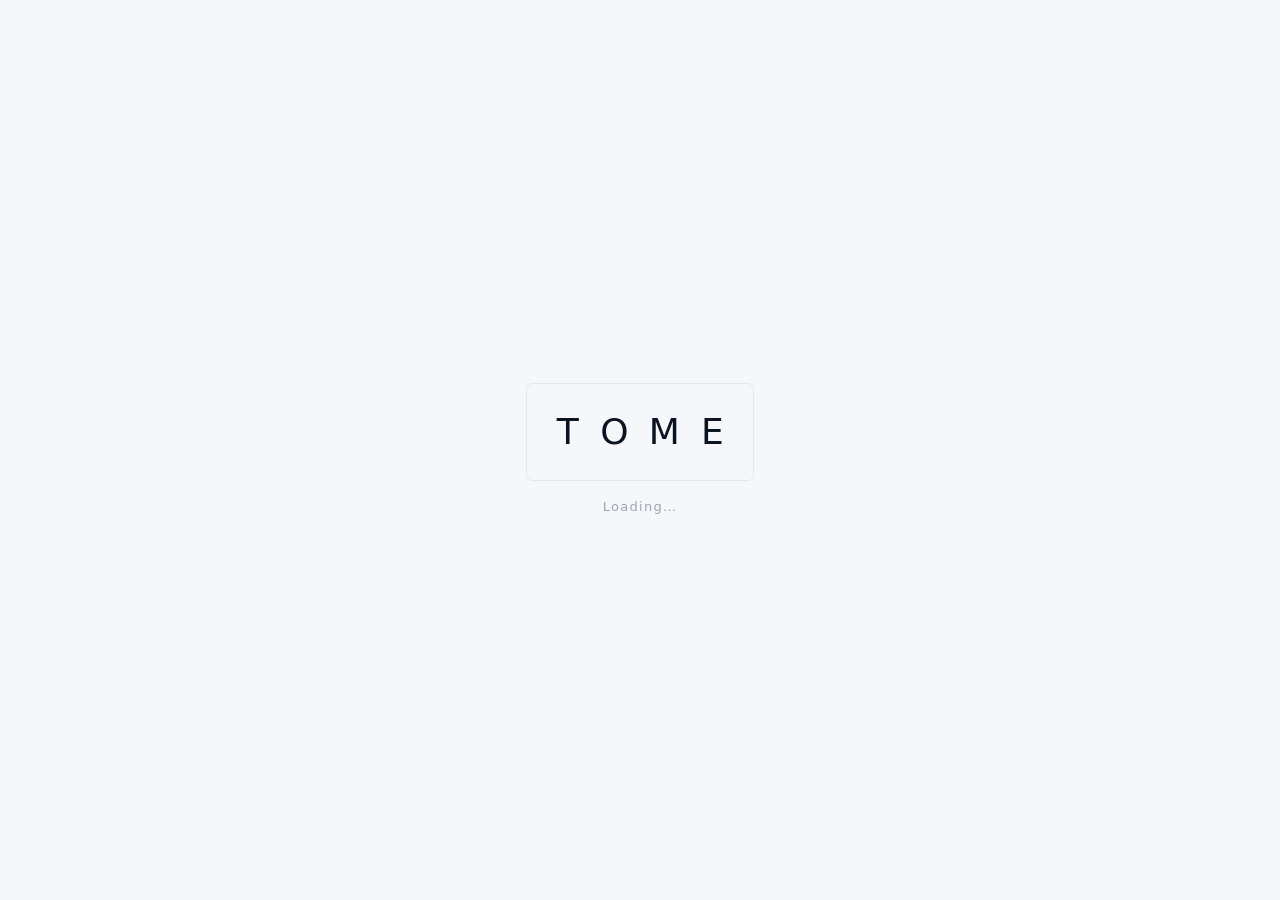
<file: index.html>
<!doctype html>
<html lang="en">

<head>
  <meta charset="utf-8" />
  <meta name="viewport" content="width=device-width, initial-scale=1" />
  <title>Tome</title>

  <!-- Markdown parser: converts .md content into HTML -->
  <script src="libs/markdown-it.min.js"></script>

  <!-- Anchor plugin for markdown-it: auto-generates heading IDs for deep linking -->
  <script src="libs/markdownItAnchor.umd.js"></script>

  <!-- PDF generation libraries: html2pdf wraps html2canvas + jsPDF (defer to avoid blocking render) -->
  <script src="libs/html2pdf.bundle.min.js" defer></script>
  <script src="libs/html2canvas.min.js" defer></script>

  <!-- Favicon: set from tome.json branding.favicon on load -->
  <link id="favicon" rel="icon">

  <!-- Stylesheet for the app layout, sidebar, document viewer, and PDF export -->
  <link rel="stylesheet" type="text/css" href="styles.css?v=2.9.0">
</head>

<body>
  <!-- Full-screen splash overlay: covers everything until JS dismisses it -->
  <div id="tomeSplash" class="tome-overlay">
    <div class="splash-box">
      <span class="splash-letter cycling" data-target="T">&nbsp;</span>
      <span class="splash-letter cycling" data-target="O">&nbsp;</span>
      <span class="splash-letter cycling" data-target="M">&nbsp;</span>
      <span class="splash-letter cycling" data-target="E">&nbsp;</span>
    </div>
    <div class="tome-tagline">Loading&hellip;</div>
  </div>
  <script>
    // Letter-cycling splash animation — runs immediately before main JS loads
    (function () {
      const chars = "ABCDEFGHIJKLMNOPQRSTUVWXYZ";
      const letters = document.querySelectorAll(".splash-letter");
      const cycleMs = 50;       // Speed of each letter flip
      const stagger = 200;      // Delay between each letter resolving
      const startDelay = 100;   // Brief pause before cycling starts

      letters.forEach((el, i) => {
        const target = el.dataset.target;
        const resolveAt = startDelay + 400 + (i * stagger); // When this letter stops
        const startAt = startDelay;
        let interval;

        // Start cycling through random letters
        setTimeout(() => {
          interval = setInterval(() => {
            el.textContent = chars[Math.floor(Math.random() * chars.length)];
          }, cycleMs);
        }, startAt);

        // Stop cycling and land on the correct letter
        setTimeout(() => {
          clearInterval(interval);
          el.textContent = target;
          el.classList.remove("cycling");
          el.classList.add("resolved");
        }, resolveAt);
      });

      // After all letters resolve, tighten spacing into the final wordmark
      const lastResolve = startDelay + 400 + ((letters.length - 1) * stagger);
      setTimeout(() => {
        document.querySelector(".splash-box").classList.add("merged");
      }, lastResolve + 300);
    })();
  </script>

  <!-- Root layout: three-column grid (left sidebar | main content | right in-page ToC).
       Starts in `toc-empty` so the right column is collapsed until the first page is
       rendered; `buildRightToc` toggles this class once it knows how many sub-headings exist. -->
  <div class="app toc-empty">

    <!-- ===== SIDEBAR ===== -->
    <aside>

      <!-- Collapse sidebar button (desktop only) -->
      <button id="sidebarCollapse" class="sidebar-collapse-btn" type="button" title="Collapse sidebar">
        <svg width="14" height="14" viewBox="0 0 14 14"><path d="M9 3L5 7l4 4" fill="none" stroke="currentColor" stroke-width="1.5" stroke-linecap="round" stroke-linejoin="round"/></svg>
      </button>

      <!-- Tome wordmark: subtle platform branding at the top of the sidebar -->
      <div class="tome-wordmark tome-nav">Tome</div>

      <!-- Branding: document title and classification label -->
      <div class="brand">
        <strong id="docTitle">Tome</strong>
        <span id="docMeta">Internal Use Only</span>
      </div>

      <!-- Book selector: dropdown populated from Books/books.json -->
      <div class="book-select">
        <select id="bookPicker"></select>
      </div>

      <!-- Search: filters policies by keyword, results appear below the input -->
      <div class="search">
        <input id="search" type="search" placeholder="Search…" autocomplete="off" />
        <div id="results" class="results"></div>
      </div>

      <!-- Navigation: dynamically built list of H1 groups and H2 policy links -->
      <div class="nav-toolbar">
        <button id="navToggleAll" class="nav-toggle-all" type="button" title="Expand all sections">Expand all</button>
      </div>
      <div id="nav"></div>

      <!-- Sidebar footer: version only -->
      <div class="sidebar-footer">
        <span id="platformVersion"></span>
      </div>
    </aside>

    <!-- ===== MAIN CONTENT AREA ===== -->
    <main>
      <!-- Width toggle: sticky bar with three layout-width presets -->
      <div class="width-toggle">
        <button class="width-btn" data-width="narrow" title="Narrow">
          <svg width="16" height="14" viewBox="0 0 16 14"><rect x="4" y="1" width="8" height="12" rx="2" fill="none" stroke="currentColor" stroke-width="1.5"/></svg>
        </button>
        <button class="width-btn active" data-width="medium" title="Medium">
          <svg width="16" height="14" viewBox="0 0 16 14"><rect x="2" y="1" width="12" height="12" rx="2" fill="none" stroke="currentColor" stroke-width="1.5"/></svg>
        </button>
        <button class="width-btn" data-width="wide" title="Wide">
          <svg width="16" height="14" viewBox="0 0 16 14"><rect x="0.75" y="1" width="14.5" height="12" rx="2" fill="none" stroke="currentColor" stroke-width="1.5"/></svg>
        </button>
      </div>

      <div class="wrap">
        <div class="card">

          <!-- Top bar: hamburger (mobile), breadcrumb -->
          <div class="meta-bar">
            <button id="navHamburger" class="nav-hamburger" type="button" title="Menu">&#9776;</button>
            <div class="meta" id="meta"></div>
          </div>

          <!-- Rendered markdown content for the currently selected policy -->
          <article class="doc" id="view"></article>
        </div>
      </div>
    </main>

    <!-- ===== RIGHT SIDEBAR: IN-PAGE TABLE OF CONTENTS ===== -->
    <!-- Mirrors the left sidebar; populated per-page from H3/H4/H5 headings. -->
    <!-- Hidden when the current page has too few sub-headings to warrant one. -->
    <aside class="toc-aside" id="tocAside" aria-label="In this page">
      <!-- Collapse button (mirror of the left sidebar's chevron). Chevron
           points right to indicate the pane collapses toward the screen edge. -->
      <button id="tocCollapse" class="toc-collapse-btn" type="button" title="Hide in-page contents">
        <svg width="14" height="14" viewBox="0 0 14 14"><path d="M5 3l4 4-4 4" fill="none" stroke="currentColor" stroke-width="1.5" stroke-linecap="round" stroke-linejoin="round"/></svg>
      </button>
      <div class="toc-aside-title">In this page</div>
      <nav id="tocNav" class="toc-nav"></nav>
    </aside>

    <!-- Fixed top-right hamburger to reopen the right pane once it's been
         collapsed. Mirrors the top-left nav-hamburger; hidden by default. -->
    <button id="tocHamburger" class="toc-hamburger" type="button" title="Show in-page contents">&#9776;</button>
  </div>

  <!-- Mobile nav backdrop: shown when sidebar drawer is open -->
  <div id="navBackdrop" class="nav-backdrop" hidden></div>

  <!-- Bottom-right pill buttons: settings (always visible) and matching
       password-generator launcher to its left. Both are rotated pill tabs
       that poke up from the bottom edge of the viewport. -->
  <button id="settingsBtn" class="settings-btn-fixed" type="button" title="Settings"></button>
  <a id="passwordGenLink" class="password-btn-fixed" href="tools/password-generator.html" target="_blank"
    rel="noopener noreferrer" title="Password generator (opens in new tab)" aria-label="Open password generator">
    <svg width="24" height="24" viewBox="0 0 24 24" fill="none" stroke="currentColor" stroke-width="2"
      stroke-linecap="round" stroke-linejoin="round" aria-hidden="true">
      <circle cx="8" cy="15" r="4" />
      <line x1="10.85" y1="12.15" x2="19" y2="4" />
      <line x1="18" y1="5" x2="20" y2="7" />
      <line x1="15" y1="8" x2="17" y2="10" />
    </svg>
  </a>

  <!-- Back to top button: appears when main content is scrolled down -->
  <button id="backToTop" class="back-to-top" type="button" title="Back to top">&#8679;</button>

  <!-- Settings panel: slides in from the right -->
  <div id="settingsBackdrop" class="settings-backdrop" hidden></div>
  <div id="settingsPanel" class="settings-panel" hidden>

    <!-- Panel header -->
    <div class="settings-header">
      <span class="settings-title">Settings</span>
      <button id="settingsClose" class="settings-close" type="button" title="Close">&times;</button>
    </div>

    <!-- Tabs -->
    <div class="settings-tabs">
      <button class="settings-tab active" data-tab="settings">Settings</button>
      <button class="settings-tab" data-tab="guide">Guide</button>
      <button class="settings-tab" data-tab="about">About</button>
    </div>

    <!-- Tab: Settings -->
    <div class="settings-content" id="tab-settings">
      <div class="settings-group">
        <label class="settings-label">Colour theme</label>
        <select id="themePicker" class="theme-picker" title="Colour theme"></select>
      </div>
      <div class="settings-group" id="brandPickerGroup">
        <label class="settings-label">Export brand</label>
        <select id="brandPicker" class="theme-picker" title="Export brand profile"></select>
      </div>
      <div class="settings-group">
        <label class="settings-label">Export</label>
        <div class="settings-export-btns">
          <button class="settings-action" data-export="policy-pdf">This page &rarr; PDF</button>
          <button class="settings-action" data-export="policy-md">This page &rarr; Markdown</button>
          <button class="settings-action" data-export="manual-pdf">Full manual &rarr; PDF</button>
          <button class="settings-action" data-export="manual-md">Full manual &rarr; Markdown</button>
        </div>
        <label class="settings-checkbox-label">
          <input type="checkbox" id="mdContentsPage" />
          Include contents page in Markdown export
        </label>
      </div>
    </div>

    <!-- Tab: Guide (accordion) -->
    <div class="settings-content" id="tab-guide" hidden>

      <!-- Authoring -->
      <div class="guide-accordion">
        <button class="guide-toggle" type="button">
          <span class="guide-toggle-title">Authoring for Tome</span>
          <span class="guide-toggle-desc">Document structure, metadata, headings, and markdown</span>
        </button>
        <div class="guide-body" hidden>
          <div class="settings-guide">
            <h4>Document metadata</h4>
            <p>The first non-empty lines before any heading are treated as metadata. Tome looks for:</p>
            <ul>
              <li>The <strong>first line</strong> of text becomes the document title (shown in the sidebar and browser
                tab)</li>
              <li>A line matching <code>VE.#</code> is captured as the document version</li>
            </ul>

            <h4>Heading hierarchy</h4>
            <table>
              <thead>
                <tr>
                  <th>Markdown</th>
                  <th>Tome uses it as</th>
                </tr>
              </thead>
              <tbody>
                <tr>
                  <td><code># Heading 1</code></td>
                  <td>Navigation group (collapsible section header)</td>
                </tr>
                <tr>
                  <td><code>## Heading 2</code></td>
                  <td>Page &mdash; each H2 becomes a separately viewable page</td>
                </tr>
                <tr>
                  <td><code>### &ndash; #####</code></td>
                  <td>In-page headings (auto-generates a table of contents)</td>
                </tr>
              </tbody>
            </table>

            <h4>Supported content</h4>
            <ul>
              <li>All standard Markdown: tables, code blocks, images, links, lists, blockquotes</li>
              <li>HTML passthrough is enabled &mdash; you can embed raw HTML if needed</li>
              <li>Deep links use the URL hash: <code>#section-heading-page-title</code></li>
            </ul>

            <h4>Callouts</h4>
            <p>Blockquotes with a special tag on the first line are rendered as styled callout boxes. The tag is stripped from the output.</p>
            <table>
              <thead>
                <tr>
                  <th>Syntax</th>
                  <th>Type</th>
                  <th>Appearance</th>
                </tr>
              </thead>
              <tbody>
                <tr>
                  <td><code>&gt; [!WARNING] text</code></td>
                  <td>Warning</td>
                  <td>Yellow accent, &#9888; icon</td>
                </tr>
                <tr>
                  <td><code>&gt; [!INFO] text</code></td>
                  <td>Info</td>
                  <td>Blue accent, &#8505; icon</td>
                </tr>
                <tr>
                  <td><code>&gt; [!TIP] text</code></td>
                  <td>Tip</td>
                  <td>Green accent, &#9998; icon</td>
                </tr>
                <tr>
                  <td><code>&gt; [!DANGER] text</code></td>
                  <td>Danger</td>
                  <td>Red accent, &#10005; icon</td>
                </tr>
                <tr>
                  <td><code>&gt; [!NOTE] text</code></td>
                  <td>Note</td>
                  <td>Purple accent, &#10033; icon</td>
                </tr>
              </tbody>
            </table>
            <p>Multi-line callouts work normally &mdash; just keep the <code>&gt;</code> prefix on each line. The tag only needs to appear on the first line.</p>
          </div>
        </div>
      </div>

      <!-- Managing Books -->
      <div class="guide-accordion">
        <button class="guide-toggle" type="button">
          <span class="guide-toggle-title">Managing Books</span>
          <span class="guide-toggle-desc">Add, remove, reorder, or change the default book from one file</span>
        </button>
        <div class="guide-body" hidden>
          <div class="settings-guide">
            <p>Every book Tome knows about is declared in one central file: <code>Books/books.json</code>. It is an ordered array; the first entry is the default book on first load and entries appear in the sidebar dropdown in order.</p>

            <h4>Where everything lives</h4>
            <pre>Books/
  books.json               &lt;-- the one file you edit to add/remove books
  my-monolithic-book.md    &lt;-- a monolithic book (one .md file)
  my-directory-book/       &lt;-- a directory book (folder of files)
    Section One/
      page-1.md
      page-2.md
    Diagrams/
      chart.png</pre>

            <h4>Adding a monolithic book</h4>
            <p>A monolithic book is a single markdown file. Drop the <code>.md</code> into <code>Books/</code> (or a sub-folder) and add one entry:</p>
            <pre>{
  "file":  "Books/my-book.md",
  "title": "My Book"
}</pre>

            <h4>Adding a directory book</h4>
            <p>A directory book is a folder of markdown files organised into sub-folders. Declare it inline in <code>books.json</code> with <code>directory</code>, <code>title</code>, and <code>sections</code>:</p>
            <pre>{
  "directory": "Books/my-directory-book",
  "title":     "My Directory Book",
  "sections": [
    {
      "title": "Section One",
      "pages": [
        "page-1.md",
        "page-2.md"
      ]
    },
    {
      "title": "Section Two",
      "pages": [
        { "file": "intro.md", "title": "Introduction" },
        "details.md"
      ]
    }
  ]
}</pre>
            <p>See the <strong>Directory-Format Books</strong> section for the full manifest schema (folder overrides, page title overrides, optional metadata, etc.).</p>

            <h4>Removing a book</h4>
            <p>Delete its entry from <code>books.json</code>. The book&rsquo;s files on disk are left alone &mdash; removing the entry just hides it from the viewer. Delete the files too if you no longer need them.</p>

            <h4>Reordering books</h4>
            <p>The order of entries in <code>books.json</code> is the order shown in the sidebar dropdown. Reorder the array to reorder the list. The first entry is loaded by default when a new user visits for the first time.</p>

            <h4>Changing the default book</h4>
            <p>Tome opens whichever book was loaded last (per-browser, via <code>localStorage</code>). On first visit, or after clearing site data, it loads the first entry in <code>books.json</code>. To change the default for new users, move that entry to position 0.</p>

            <h4>Complete example</h4>
            <pre>[
  {
    "file":  "Books/quick-start.md",
    "title": "Quick Start Guide"
  },
  {
    "directory": "Books/Governance",
    "title":     "Helpdesk Operations Manual - Governance",
    "sections": [
      {
        "title": "Overview",
        "pages": [ "intro.md", "scope.md" ]
      },
      {
        "title": "Policies",
        "pages": [ "policy-1.md", "policy-2.md" ]
      }
    ]
  }
]</pre>
            <p>After editing <code>books.json</code>, refresh the page in the browser. There is no build step.</p>
          </div>
        </div>
      </div>

      <!-- Directory-format books -->
      <div class="guide-accordion">
        <button class="guide-toggle" type="button">
          <span class="guide-toggle-title">Directory-Format Books</span>
          <span class="guide-toggle-desc">Split a book across many files using a folder structure</span>
        </button>
        <div class="guide-body" hidden>
          <div class="settings-guide">
            <p>A book can live either as a single monolithic <code>.md</code> file or as a folder of files. Both formats are fully supported and mix freely in the same <code>Books/books.json</code> (see <strong>Managing Books</strong> for add/remove instructions).</p>

            <h4>When to use which</h4>
            <table>
              <thead>
                <tr>
                  <th>Format</th>
                  <th>Good for</th>
                </tr>
              </thead>
              <tbody>
                <tr>
                  <td>Monolithic <code>.md</code></td>
                  <td>Small books, single-author documents, when you want one file to edit and ship</td>
                </tr>
                <tr>
                  <td>Directory</td>
                  <td>Large manuals, multi-author content, when sections/pages are worked on independently</td>
                </tr>
              </tbody>
            </table>

            <h4>Folder structure</h4>
            <p>The root folder is the book. Each sub-folder you list in the manifest is a section (equivalent to an H1 in a monolithic book). Each <code>.md</code> file inside a section folder is a page (equivalent to an H2 in a monolithic book). Asset folders (like <code>Diagrams/</code>) are ignored unless referenced by a page.</p>
            <pre>Books/
  my-book/
    Section One/
      page-1.md
      page-2.md
    Section Two/
      overview.md
      details.md
    Diagrams/
      flowchart.png</pre>

            <h4>Page markdown</h4>
            <p>Inside each page file, author the body as you would any markdown document:</p>
            <ul>
              <li>The <strong>first <code>#</code> heading</strong> in the file becomes the page title in the sidebar. The original H1 is stripped from the rendered view and replaced by the title.</li>
              <li>Remaining headings are demoted one level when assembled into the book (so a page&rsquo;s <code>##</code> subsections render as H3 inside the page — they stay in the page, they do not become new pages).</li>
              <li>All standard content (tables, code blocks, images, callouts, etc.) works exactly as in monolithic books.</li>
            </ul>

            <h4>Manifest schema</h4>
            <p>Every directory book is declared with a manifest. The recommended place is inline in <code>Books/books.json</code> (edit one file to manage everything). Tome also accepts a <code>book.json</code> at the directory root as a fallback, which is useful when distributing a book as a portable self-contained folder.</p>
            <pre>{
  "directory": "Books/my-book",     // only at the books.json level
  "title": "My Book",               // optional; defaults to folder name
  "version": "1.0",                 // optional metadata
  "date": "2026-04-21",             // optional
  "classification": "Internal",     // optional
  "sections": [
    {
      "title": "Section One",       // shown as the section header
      "folder": "Section One",      // optional; defaults to title; use "" for book root
      "pages": [
        "page-1.md",                // shorthand - title taken from file's first H1
        "page-2.md",
        { "file": "page-3.md", "title": "Explicit Page Title" }
      ]
    },
    {
      "title": "Section Two",
      "pages": [ "overview.md", "details.md" ]
    }
  ]
}</pre>

            <h4>Images &amp; cross-references</h4>
            <ul>
              <li>Relative image paths resolve against the page&rsquo;s section folder, so <code>![diagram](chart.png)</code> in a page in <code>Section One/</code> loads <code>Section One/chart.png</code>.</li>
              <li>Use <code>../</code> to reference files in sibling folders (e.g. <code>../Diagrams/flow.png</code>).</li>
              <li>Markdown or HTML links that target another <code>.md</code> file inside the same book are rewritten automatically to navigate within the viewer — clicking jumps to that page, it does not download the raw file.</li>
            </ul>
          </div>
        </div>
      </div>

      <!-- Cross-book links -->
      <div class="guide-accordion">
        <button class="guide-toggle" type="button">
          <span class="guide-toggle-title">Cross-Book Links</span>
          <span class="guide-toggle-desc">Link between books with a return button for easy navigation</span>
        </button>
        <div class="guide-body" hidden>
          <div class="settings-guide">
            <p>You can link from any page in one book to a specific page in another book. When clicked, Tome switches to the target book and shows a floating &ldquo;Back to &hellip;&rdquo; button so the reader can return to where they were.</p>

            <h4>Syntax</h4>
            <p>Use an HTML anchor with the <code>tome://</code> protocol:</p>
            <pre><code>&lt;a href="tome://book-folder#policy-slug"&gt;Link text&lt;/a&gt;</code></pre>

            <h4>How to find the values</h4>
            <table>
              <thead>
                <tr>
                  <th>Part</th>
                  <th>Where to find it</th>
                </tr>
              </thead>
              <tbody>
                <tr>
                  <td><code>book-folder</code></td>
                  <td>The folder name inside <code>Books/</code> that contains the target book&rsquo;s <code>.md</code> file (e.g. <code>operationsmanual-governance-ve16</code>)</td>
                </tr>
                <tr>
                  <td><code>policy-slug</code></td>
                  <td>Navigate to the target page in Tome and copy the text after <code>#</code> in the browser URL bar</td>
                </tr>
              </tbody>
            </table>

            <h4>Behaviour</h4>
            <ul>
              <li>Works between any two books listed in <code>Books/books.json</code>, in any direction</li>
              <li>On click, Tome saves your current position, switches to the target book, and navigates to the target page</li>
              <li>A floating &ldquo;&larr; Back to &hellip;&rdquo; button appears at the bottom of the screen</li>
              <li>Clicking the back button returns you to the exact book and page you came from</li>
              <li>If the target book or page is not found, an alert is shown and no navigation occurs</li>
            </ul>

            <h4>Example</h4>
            <pre><code>&lt;a href="tome://operationsmanual-governance-ve16#non-critical-ticket-handling-escalation-policy"&gt;Escalation Policy&lt;/a&gt;</code></pre>
          </div>
        </div>
      </div>

      <!-- Branding -->
      <div class="guide-accordion">
        <button class="guide-toggle" type="button">
          <span class="guide-toggle-title">Branding</span>
          <span class="guide-toggle-desc">Customise the title, favicon, splash screen, and PDF letterhead</span>
        </button>
        <div class="guide-body" hidden>
          <div class="settings-guide">
            <p>All branding is configured through <code>tome.json</code>. No source code changes are needed.</p>

            <h4>Sidebar &amp; browser tab</h4>
            <table>
              <thead>
                <tr>
                  <th>Key</th>
                  <th>What it controls</th>
                </tr>
              </thead>
              <tbody>
                <tr>
                  <td><code>branding.defaultTitle</code></td>
                  <td>The title shown in the sidebar and browser tab before a book loads (or as a fallback if the
                    markdown has no title)</td>
                </tr>
                <tr>
                  <td><code>branding.classification</code></td>
                  <td>The label beneath the title, e.g. &ldquo;Internal Use Only&rdquo; or &ldquo;Confidential&rdquo;
                  </td>
                </tr>
                <tr>
                  <td><code>branding.favicon</code></td>
                  <td>Path to the browser tab icon (SVG, PNG, or ICO)</td>
                </tr>
              </tbody>
            </table>

            <h4>Splash screen</h4>
            <p>On load, Tome shows a full-screen splash with the &ldquo;TOME&rdquo; wordmark. Control how long it stays
              visible:</p>
            <table>
              <thead>
                <tr>
                  <th>Key</th>
                  <th>What it controls</th>
                </tr>
              </thead>
              <tbody>
                <tr>
                  <td><code>splash.minDurationMs</code></td>
                  <td>Minimum splash duration in milliseconds (default: 2000)</td>
                </tr>
              </tbody>
            </table>
            <p>The splash always waits for the book manifest to load. If loading takes longer than the minimum, the
              splash stays until loading completes.</p>

            <h4>PDF letterhead</h4>
            <p>PDF export branding is configured through brand profiles in <code>export-branding/</code>. See the
              <strong>Export Branding</strong> section for details.
            </p>
            <p>For backwards compatibility, <code>tome.json</code> still supports <code>pdf.logo</code> and
              <code>pdf.footer</code> as a fallback when no brand profiles are configured.
            </p>

            <h4>Example</h4>
            <pre>{
  "branding": {
    "defaultTitle": "Company Handbook",
    "classification": "Internal Use Only",
    "favicon": "brand-icon.svg"
  },
  "pdf": {
    "logo": "company-logo.png",
    "footer": [
      "example.com | hello@example.com | 01onal 123 456",
      "Example Ltd, 1 High Street, London, EC1A 1BB",
      "Registered in England 12345678"
    ]
  },
  "splash": {
    "minDurationMs": 2500
  }
}</pre>
          </div>
        </div>
      </div>

      <!-- Media & Images -->
      <div class="guide-accordion">
        <button class="guide-toggle" type="button">
          <span class="guide-toggle-title">Media &amp; Images</span>
          <span class="guide-toggle-desc">How to organise and reference images in your books</span>
        </button>
        <div class="guide-body" hidden>
          <div class="settings-guide">
            <p>Tome automatically resolves image paths relative to the book&rsquo;s directory. Keep images alongside
              your markdown files.</p>

            <h4>Recommended structure</h4>
            <pre>Books/
  my-manual/
    manual.md
    diagram.png
    screenshot.png
  another-book/
    guide.md
    photo.jpg</pre>

            <h4>Referencing images</h4>
            <p>Just use the filename &mdash; no path prefix needed:</p>
            <pre>![My diagram](diagram.png)</pre>
            <p>Tome detects that the book lives at <code>Books/my-manual/manual.md</code> and resolves the image to
              <code>Books/my-manual/diagram.png</code>.
            </p>

            <h4>How it works</h4>
            <ul>
              <li>Image <code>src</code> and link <code>href</code> attributes are resolved after rendering</li>
              <li>Only relative paths are affected &mdash; absolute URLs, data URIs, and hash links are untouched</li>
              <li>This applies to the viewer, PDF export, and full-manual export</li>
            </ul>

            <h4>Books in the root directory</h4>
            <p>If a book file sits directly in the root (not in a subfolder), image paths are not modified. Place images
              alongside <code>index.html</code> in that case.</p>
          </div>
        </div>
      </div>

      <!-- Configuration -->
      <div class="guide-accordion">
        <button class="guide-toggle" type="button">
          <span class="guide-toggle-title">Configuration</span>
          <span class="guide-toggle-desc">Books/books.json, tome.json, and platform settings</span>
        </button>
        <div class="guide-body" hidden>
          <div class="settings-guide">
            <h4>Books/books.json</h4>
            <p>The single source of truth for which books appear in the viewer. An ordered array &mdash; the first entry is loaded by default on first visit, and entries appear in the sidebar dropdown in order. A <code>file</code> entry is a monolithic book; a <code>directory</code> entry with a <code>sections</code> array is a directory-format book declared inline. See <strong>Managing Books</strong> for step-by-step add/remove instructions.</p>
            <pre>[
  {
    "file":  "Books/my-guide.md",
    "title": "My Guide"
  },
  {
    "directory": "Books/my-directory-book",
    "title":     "Multi-File Book",
    "sections": [
      { "title": "Intro",    "pages": [ "01-welcome.md", "02-setup.md" ] },
      { "title": "Policies", "pages": [ "p1.md", "p2.md" ] }
    ]
  }
]</pre>

            <h4>tome.json</h4>
            <p>Controls platform branding and behaviour. All fields are optional.</p>
            <pre>{
  "branding": {
    "defaultTitle": "My Documentation",
    "classification": "Internal Use Only",
    "favicon": "my-icon.svg"
  },
  "pdf": {
    "logo": "logo.png",
    "footer": ["Line 1", "Line 2", "Line 3"]
  },
  "splash": {
    "minDurationMs": 2000
  }
}</pre>
            <table>
              <thead>
                <tr>
                  <th>Key</th>
                  <th>Purpose</th>
                </tr>
              </thead>
              <tbody>
                <tr>
                  <td><code>branding.defaultTitle</code></td>
                  <td>Fallback title if the markdown has none</td>
                </tr>
                <tr>
                  <td><code>branding.classification</code></td>
                  <td>Label shown below the title</td>
                </tr>
                <tr>
                  <td><code>branding.favicon</code></td>
                  <td>Path to the browser tab icon</td>
                </tr>
                <tr>
                  <td><code>pdf.logo</code></td>
                  <td>Fallback letterhead image (used when no brand profiles exist)</td>
                </tr>
                <tr>
                  <td><code>pdf.footer</code></td>
                  <td>Fallback footer text (used when no brand profiles exist)</td>
                </tr>
                <tr>
                  <td><code>splash.minDurationMs</code></td>
                  <td>Minimum splash screen duration in milliseconds</td>
                </tr>
              </tbody>
            </table>
          </div>
        </div>
      </div>

      <!-- PDF Export -->
      <div class="guide-accordion">
        <button class="guide-toggle" type="button">
          <span class="guide-toggle-title">PDF Export</span>
          <span class="guide-toggle-desc">How exports work, letterhead, and footer configuration</span>
        </button>
        <div class="guide-body" hidden>
          <div class="settings-guide">
            <h4>Single page export</h4>
            <p>Exports the currently viewed page as a PDF at 2&times; resolution with letterhead and footer.</p>

            <h4>Full manual export</h4>
            <p>Stitches every page into a single PDF with a cover page. A progress indicator shows pages processed.</p>

            <h4>Markdown export</h4>
            <p>Downloads the raw <code>.md</code> source &mdash; either the current page&rsquo;s markdown or the entire
              book file.</p>
          </div>
        </div>
      </div>

      <!-- Export Branding -->
      <div class="guide-accordion">
        <button class="guide-toggle" type="button">
          <span class="guide-toggle-title">Export Branding</span>
          <span class="guide-toggle-desc">Brand profiles for PDF exports: logos, footers, page sizes</span>
        </button>
        <div class="guide-body" hidden>
          <div class="settings-guide">
            <p>PDF exports use brand profiles stored in <code>export-branding/</code>. Each brand has its own directory
              with a configuration file and media assets.</p>

            <h4>Directory structure</h4>
            <pre>export-branding/
  brands.json
  default/
    brand.json
    media/
      letterhead_logo.png
  client-a/
    brand.json
    media/
      logo.png
      watermark.png</pre>

            <h4>brands.json</h4>
            <p>An array of brand directory names. The first entry is the default.</p>
            <pre>["default", "client-a"]</pre>

            <h4>brand.json</h4>
            <p>Each brand&rsquo;s configuration file. All fields are optional and fall back to sensible defaults.</p>
            <pre>{
  "label": "Client A Branded",
  "pageSize": "a4",
  "orientation": "portrait",
  "margins": {
    "top": 20, "right": 10,
    "bottom": 15, "left": 10
  },
  "header": {
    "logo": "media/logo.png",
    "logoWidth": 40,
    "logoAspect": 4.04,
    "x": 15, "y": 8
  },
  "footer": {
    "lines": [
      "Client A Corp",
      "123 Main Street",
      "Confidential"
    ],
    "fontSize": 9,
    "color": 80
  },
  "coverPage": true,
  "coverTitle": "Operations Manual"
}</pre>

            <table>
              <thead>
                <tr>
                  <th>Key</th>
                  <th>Purpose</th>
                </tr>
              </thead>
              <tbody>
                <tr>
                  <td><code>label</code></td>
                  <td>Display name in the brand picker dropdown</td>
                </tr>
                <tr>
                  <td><code>pageSize</code></td>
                  <td>PDF page size: <code>a4</code>, <code>letter</code>, or <code>legal</code></td>
                </tr>
                <tr>
                  <td><code>orientation</code></td>
                  <td><code>portrait</code> or <code>landscape</code></td>
                </tr>
                <tr>
                  <td><code>margins</code></td>
                  <td>Page margins in mm (top, right, bottom, left)</td>
                </tr>
                <tr>
                  <td><code>header.logo</code></td>
                  <td>Path to logo image, relative to the brand directory</td>
                </tr>
                <tr>
                  <td><code>header.logoWidth</code></td>
                  <td>Logo width in mm (default: 40)</td>
                </tr>
                <tr>
                  <td><code>header.logoAspect</code></td>
                  <td>Logo width-to-height ratio (default: 4.04)</td>
                </tr>
                <tr>
                  <td><code>header.x</code> / <code>header.y</code></td>
                  <td>Logo position in mm from the top-left corner</td>
                </tr>
                <tr>
                  <td><code>footer.lines</code></td>
                  <td>Array of up to 3 strings, centred at the bottom of each page</td>
                </tr>
                <tr>
                  <td><code>footer.fontSize</code></td>
                  <td>Footer text size in points (default: 9)</td>
                </tr>
                <tr>
                  <td><code>footer.color</code></td>
                  <td>Footer text colour as a greyscale value 0&ndash;255 (default: 80)</td>
                </tr>
                <tr>
                  <td><code>coverPage</code></td>
                  <td>Whether to include a cover page in full-manual export (default: true)</td>
                </tr>
                <tr>
                  <td><code>coverTitle</code></td>
                  <td>Override the cover page title (defaults to the document title)</td>
                </tr>
              </tbody>
            </table>

            <h4>Multiple brands</h4>
            <p>When two or more brands are defined in <code>brands.json</code>, a dropdown appears in the Settings
              &rarr; Export section. Select a brand before exporting to apply its letterhead, footer, and page settings.
            </p>

            <h4>Fallback</h4>
            <p>If <code>export-branding/brands.json</code> is missing or fails to load, Tome falls back to the PDF
              settings in <code>tome.json</code> (the <code>pdf.logo</code> and <code>pdf.footer</code> keys).</p>
          </div>
        </div>
      </div>

      <!-- Keyboard Shortcuts -->
      <div class="guide-accordion">
        <button class="guide-toggle" type="button">
          <span class="guide-toggle-title">Keyboard Shortcuts</span>
          <span class="guide-toggle-desc">Navigation and search shortcuts</span>
        </button>
        <div class="guide-body" hidden>
          <div class="settings-guide">
            <table>
              <thead>
                <tr>
                  <th>Key</th>
                  <th>Action</th>
                </tr>
              </thead>
              <tbody>
                <tr>
                  <td><code>/</code></td>
                  <td>Focus the search box</td>
                </tr>
                <tr>
                  <td><code>n</code></td>
                  <td>Go to the next page</td>
                </tr>
                <tr>
                  <td><code>p</code></td>
                  <td>Go to the previous page</td>
                </tr>
                <tr>
                  <td><code>Escape</code></td>
                  <td>Clear search / close settings panel</td>
                </tr>
              </tbody>
            </table>
          </div>
        </div>
      </div>

    </div>

    <!-- Tab: About -->
    <div class="settings-content" id="tab-about" hidden>
      <div class="settings-about">
        <div class="tome-wordmark" style="font-size:28px; margin-bottom:12px;">Tome</div>
        <table class="settings-about-table">
          <tbody>
            <tr>
              <td>Tome</td>
              <td id="aboutPlatformVersion"></td>
            </tr>
            <tr>
              <td>markdown-it</td>
              <td id="aboutMarkdownIt"></td>
            </tr>
            <tr>
              <td>markdown-it-anchor</td>
              <td id="aboutMarkdownItAnchor"></td>
            </tr>
            <tr>
              <td>html2pdf.js</td>
              <td id="aboutHtml2pdf"></td>
            </tr>
            <tr>
              <td>html2canvas</td>
              <td id="aboutHtml2canvas"></td>
            </tr>
          </tbody>
        </table>
        <button id="changelogBtn" class="changelog-btn" type="button">View changelog</button>
        <div class="settings-copyright">&copy; 2026 Jason Mcdill. All rights reserved.</div>
        <div class="settings-proprietary">Proprietary software. Unauthorised use, copying, or distribution is
          prohibited.</div>
      </div>

      <!-- Changelog sub-view (hidden by default, replaces about content) -->
      <div id="changelogView" class="changelog-view" hidden>
        <button id="changelogBack" class="changelog-back" type="button">&larr; Back</button>
        <div class="changelog-content">
          <h3>Changelog</h3>

          <h4>v2.9.0</h4>
          <ul>
            <li>In-page table of contents moved into a dedicated right-side nav pane that mirrors the left sidebar&rsquo;s width and theme, so both navigation surfaces frame the main content symmetrically</li>
            <li>Scroll-spy highlighting: the right-pane entry for the heading currently in view is highlighted and updates live as the reader scrolls through the page</li>
            <li>Clicking any right-pane entry smooth-scrolls the main pane to that heading</li>
            <li>Right pane is collapsible &mdash; chevron inside the pane hides it, hamburger at the top-right reopens it, state persisted to localStorage (mirrors the left sidebar)</li>
            <li>Right pane auto-hides on pages with fewer than three sub-headings so short pages keep the full content width</li>
            <li>Right pane is hidden below 980px (mobile) to preserve the existing single-column layout</li>
            <li>Settings tab relocated from the top-right edge to the bottom-right edge (same pill-tab aesthetic, now pokes up from the bottom) so the top-right corner is free for the right pane&rsquo;s reopen hamburger</li>
            <li>Back-to-top button nudged inward on desktop so it no longer overlaps the repositioned settings tab</li>
            <li>Removed the inline &ldquo;In this page&rdquo; card that previously rendered at the top of the content area</li>
          </ul>

          <h4>v2.8.0</h4>
          <ul>
            <li>Directory-format books &mdash; a book can now live as a folder of markdown files instead of a single monolithic <code>.md</code>. The root folder is the book, each sub-folder is a section (H1 equivalent), and each <code>.md</code> file within a section is a page (H2 equivalent)</li>
            <li>All book configuration is now centralised in <code>Books/books.json</code>: directory books declare their sections and pages inline alongside monolithic books, so there is one file to edit to add, remove, or reorder any book</li>
            <li>New books.json schema: monolithic entries use <code>file</code>, directory entries use <code>directory</code> + <code>sections</code>. Existing <code>file</code>-only entries (including paths without <code>.md</code>) keep working for backwards compatibility</li>
            <li>A directory can still carry its own <code>book.json</code> at the root as a fallback &mdash; useful for distributing a book as a portable self-contained folder &mdash; but it&rsquo;s no longer required</li>
            <li>Each page&rsquo;s first H1 becomes its sidebar title; remaining headings in the file are demoted one level when the book is assembled, so in-page subsections never collide with page or section boundaries</li>
            <li>Relative image paths in a directory-book page resolve against the page&rsquo;s section folder, with <code>../</code> supported for cross-folder asset references</li>
            <li>Markdown and HTML links that target another <code>.md</code> file within the same directory book are rewritten automatically to navigate within the viewer instead of fetching the raw file</li>
            <li>Added &ldquo;Managing Books&rdquo; and &ldquo;Directory-Format Books&rdquo; sections to Settings &rarr; Guide covering add/remove/reorder workflow and the full manifest schema</li>
          </ul>

          <h4>v2.7.0</h4>
          <ul>
            <li>Deferred PDF export libraries (html2pdf, html2canvas) so they no longer block initial page render</li>
            <li>Switched all fetch calls from <code>cache: "no-store"</code> to <code>cache: "default"</code> for faster navigation</li>
            <li>Images in rendered markdown now use lazy loading and are centred in the content area</li>
            <li>Added content width toggle &mdash; three responsive presets (narrow 60%, medium 80%, wide 100%) pinned above the document area, persisted to localStorage</li>
            <li>Collapsible sidebar &mdash; chevron button at the top of the sidebar collapses it entirely; hamburger button fixed top-left to reopen; state persisted to localStorage</li>
            <li>Callout blocks &mdash; blockquotes with <code>[!WARNING]</code>, <code>[!INFO]</code>, <code>[!TIP]</code>, <code>[!DANGER]</code>, or <code>[!NOTE]</code> tags render as styled callout boxes with coloured accents and icons (compatible with GitHub alert syntax)</li>
            <li>Cross-book links &mdash; <code>tome://</code> protocol allows linking between books with automatic &ldquo;Back to&hellip;&rdquo; return button; return button pulses every 20s and has a dismiss option</li>
            <li>Selected book now persisted to localStorage &mdash; refreshing the page returns to the same book and policy instead of defaulting to the first book</li>
            <li>New colour theme: Terminal (green-on-black with monospace font)</li>
            <li>Cross-book return button and pulse animation now respect the active colour theme</li>
            <li>Added guide sections for Callouts and Cross-Book Links in the Settings &gt; Guide tab</li>
          </ul>

          <h4>v2.5.2</h4>
          <ul>
            <li>Improved PDF export page breaks: headings (H2&ndash;H5) now stay with their following content instead of being stranded at the bottom of a page</li>
            <li>H1 group headers start on a new page and flow directly into their first policy</li>
            <li>Full manual export renders each group as a single continuous block for smarter page slicing</li>
            <li>PDF page break rules moved entirely to CSS &mdash; removed conflicting <code>avoid-all</code> mode from html2pdf config</li>
          </ul>

          <h4>v2.5.1</h4>
          <ul>
            <li>Platform version now loaded from <code>version.json</code> at startup &mdash; single source of truth, no more duplicate version strings</li>
            <li>Fixed book picker dropdown showing blank instead of the loaded book title on startup</li>
          </ul>

          <h4>v2.5.0</h4>
          <ul>
            <li>Welcome screen shown when no books are configured, with getting-started instructions</li>
            <li>Platform update scripts: <code>update.sh</code> (bash) and <code>update.ps1</code> (PowerShell) for one-click updates from GitHub</li>
            <li>Moved <code>books.json</code> manifest into the <code>Books/</code> directory alongside user content</li>
            <li>Added <code>README.md</code> with project documentation, quick start, and configuration reference</li>
            <li>Removed external branding from platform defaults &mdash; all branding fully user-configurable</li>
          </ul>

          <h4>v2.4.1</h4>
          <ul>
            <li>Fixed issue with relative path resolution for images and links</li>
          </ul>

          <h4>v2.4.0</h4>
          <ul>
            <li>Migrated Tome to its own dedicated GitHub repository (<code>tome.md</code>)</li>
            <li>Flattened project structure: removed nested <code>TOME md/</code> directory so all files live at the
              repository root</li>
            <li>Updated version check URL to point to the new canonical location at
              <code>super-gill.github.io/tome.md/</code>
            </li>
          </ul>

          <h4>v2.3.0</h4>
          <ul>
            <li>Export branding profiles: PDF exports now use pluggable brand configurations stored in
              <code>export-branding/</code>
            </li>
            <li>Each brand has its own directory with a <code>brand.json</code> config and a <code>media/</code> folder
              for logos and assets</li>
            <li>Brand profiles control page size, orientation, margins, header logo, footer text, cover page, and cover
              title</li>
            <li>When multiple brands are configured, a dropdown appears in Settings &rarr; Export to select the active
              brand</li>
            <li>Falls back to <code>tome.json</code> PDF settings when no brand profiles are present (backwards
              compatible)</li>
            <li>Added Export Branding section to the Guide tab with full configuration reference</li>
          </ul>

          <h4>v2.2.0</h4>
          <ul>
            <li>Automatic update check: on load, Tome fetches <code>version.json</code> from the canonical published URL
              and compares it to the running version</li>
            <li>If a newer version is available, a dismissible banner appears at the bottom of the screen showing the
              current and latest versions</li>
            <li>Update check is non-blocking and fails silently &mdash; no impact on offline or air-gapped deployments
            </li>
            <li>Added <code>version.json</code> to the platform project for deployed instances to check against</li>
          </ul>

          <h4>v2.1.0</h4>
          <ul>
            <li>Settings button redesigned as a fixed pill-shaped tab in the top-right corner, rotated 90&deg; so the
              tube extends off the top edge of the screen &mdash; always visible while scrolling</li>
            <li>Settings button uses theme heading colour as background for contrast across all themes</li>
            <li>Gear icon rendered via CSS pseudo-element with counter-rotation to stay upright</li>
            <li>Code blocks (<code>pre</code>) now use theme tokens (<code>--bg</code>, <code>--text</code>,
              <code>--border</code>) instead of hardcoded colours
            </li>
            <li>Inline code now uses theme tokens (<code>--h1bg</code>, <code>--border</code>) instead of hardcoded
              colours</li>
            <li>Blockquote background switched from hardcoded colour to <code>--h1bg</code> theme token</li>
            <li>Added <code>.doc blockquote</code> base style: left border in heading colour, tinted background, rounded
              right corners</li>
            <li>Added <code>.doc ol</code> base style to match existing <code>ul</code> margin and spacing</li>
            <li>Fixed indentation for tables and ordered lists: uses <code>margin-left</code> instead of
              <code>padding-left</code> to preserve borders and number gutters
            </li>
            <li>Fixed indentation for code blocks (<code>pre</code>): <code>margin-left</code> override so
              <code>padding: 12px</code> no longer silently cancels the indent
            </li>
            <li>Fixed indentation for horizontal rules (<code>hr</code>): switched to <code>margin-left</code> since
              padding has no effect on void elements</li>
            <li>Fixed indentation for blockquotes: uses <code>margin-left</code> to shift the entire element (including
              left border) to the indent position</li>
          </ul>

          <h4>v2.0.0</h4>
          <ul>
            <li>Named the platform <strong>Tome</strong> with branded splash screen, wordmark, and loading overlay</li>
            <li>Settings panel (slide-out) with three tabs: Settings, Guide, About</li>
            <li>Guide tab with accordion-style expandable sections: Authoring, Branding, Media &amp; Images,
              Configuration, PDF Export, Keyboard Shortcuts</li>
            <li>About page showing platform and library versions, copyright, and proprietary notice</li>
            <li>Changelog accessible from About tab via &ldquo;View changelog&rdquo; button</li>
            <li>Colour themes: Dark, Light, Midnight, Ember, Forest, Sand, plus System auto-detect</li>
            <li>Theme picker dropdown with <code>data-tone</code> system for clean light/dark CSS overrides</li>
            <li>Export options (PDF and Markdown) for single page or full manual, accessible from settings</li>
            <li>PDF export progress overlay with live page counter</li>
            <li>Mobile responsive: hamburger menu with slide-out nav drawer (replaces 50/50 split)</li>
            <li>Collapsible nav sections with expand/collapse all toggle, collapsed by default</li>
            <li>Back to top button on scroll</li>
            <li>Keyboard navigation: <code>/</code> to search, <code>n</code>/<code>p</code> to move between pages</li>
            <li>In-page table of contents auto-generated from H3/H4/H5 headings</li>
            <li>Copy link icon on page headings for deep-linking</li>
            <li>Broken hash fallback with branded message</li>
            <li><code>tome.json</code> configuration file for branding, PDF settings, favicon, and splash duration</li>
            <li>Self-hosted libraries (markdown-it, markdown-it-anchor, html2pdf, html2canvas) &mdash; no CDN dependency
            </li>
            <li>Automatic image path resolution relative to book directory &mdash; images live alongside their markdown
              files</li>
            <li>Restructured Books directory: each book in its own subfolder with co-located images</li>
            <li>Print stylesheet hides all chrome, prints document content only</li>
            <li>Cache-busting via version query strings on JS and CSS</li>
            <li>Removed all external branding from platform code &mdash; all branding now configurable via
              <code>tome.json</code>
            </li>
            <li>Genericised all user-facing language from &ldquo;policy&rdquo; to &ldquo;page&rdquo;</li>
            <li>Copyright and proprietary software notice</li>
            <li>Settings button moved to meta bar (top-right) for spatial proximity to panel</li>
            <li>Default book loaded from first entry in <code>books.json</code> rather than hardcoded filename</li>
          </ul>

          <h4>v1.4.0</h4>
          <ul>
            <li>Multi-book support: <code>books.json</code> manifest with dropdown book picker</li>
            <li>Dynamic book loading &mdash; first entry in manifest is the default</li>
            <li>Sidebar branding updates dynamically from loaded book metadata</li>
            <li>Platform versioning system introduced</li>
          </ul>

          <h4>v1.3.1</h4>
          <ul>
            <li>Rewrote PDF export engine using jsPDF bootstrap approach</li>
            <li>H2 title retained in single-page PDF exports</li>
            <li>Fixed canvas rendering issues in full-manual export</li>
          </ul>

          <h4>v1.3.0</h4>
          <ul>
            <li>Full-manual PDF export: all pages stitched into a single branded document</li>
            <li>Canvas-slicing approach for accurate A4 page breaks</li>
            <li>Letterhead header and footer stamped on every PDF page</li>
            <li>SVG favicon support</li>
          </ul>

          <h4>v1.2.0</h4>
          <ul>
            <li>Single-page PDF export with branded letterhead</li>
            <li>Collision-proof heading IDs (H1+H2 composite slugs)</li>
            <li>Meta bar with breadcrumb navigation</li>
          </ul>

          <h4>v1.1.0</h4>
          <ul>
            <li>Separated code into three files: <code>index.html</code>, <code>index.js</code>, <code>styles.css</code>
            </li>
            <li>Dynamic document metadata extraction (title, version from markdown)</li>
            <li>Indent system for nested content rendering</li>
            <li>CSS custom properties for theming groundwork</li>
          </ul>

          <h4>v1.0.0</h4>
          <ul>
            <li>Initial release: single-file application</li>
            <li>Markdown rendering via markdown-it with anchor plugin</li>
            <li>Sidebar navigation built from H1/H2 heading structure</li>
            <li>Hash-based routing for deep-linking to individual pages</li>
            <li>Full-text search with highlighted results</li>
            <li>Dark theme by default with system light preference support</li>
          </ul>
        </div>
      </div>
    </div>
  </div>

  <!-- Export progress overlay: shown during PDF generation -->
  <div id="exportProgress" class="export-progress" hidden>
    <div class="export-progress-inner">
      <div class="tome-wordmark">Tome</div>
      <div id="exportProgressText" class="export-progress-text">Exporting&hellip;</div>
    </div>
  </div>
</body>

<!-- Application logic: markdown parsing, navigation, search, PDF export -->
<script src="index.js?v=2.9.0"></script>

</html>
</file>
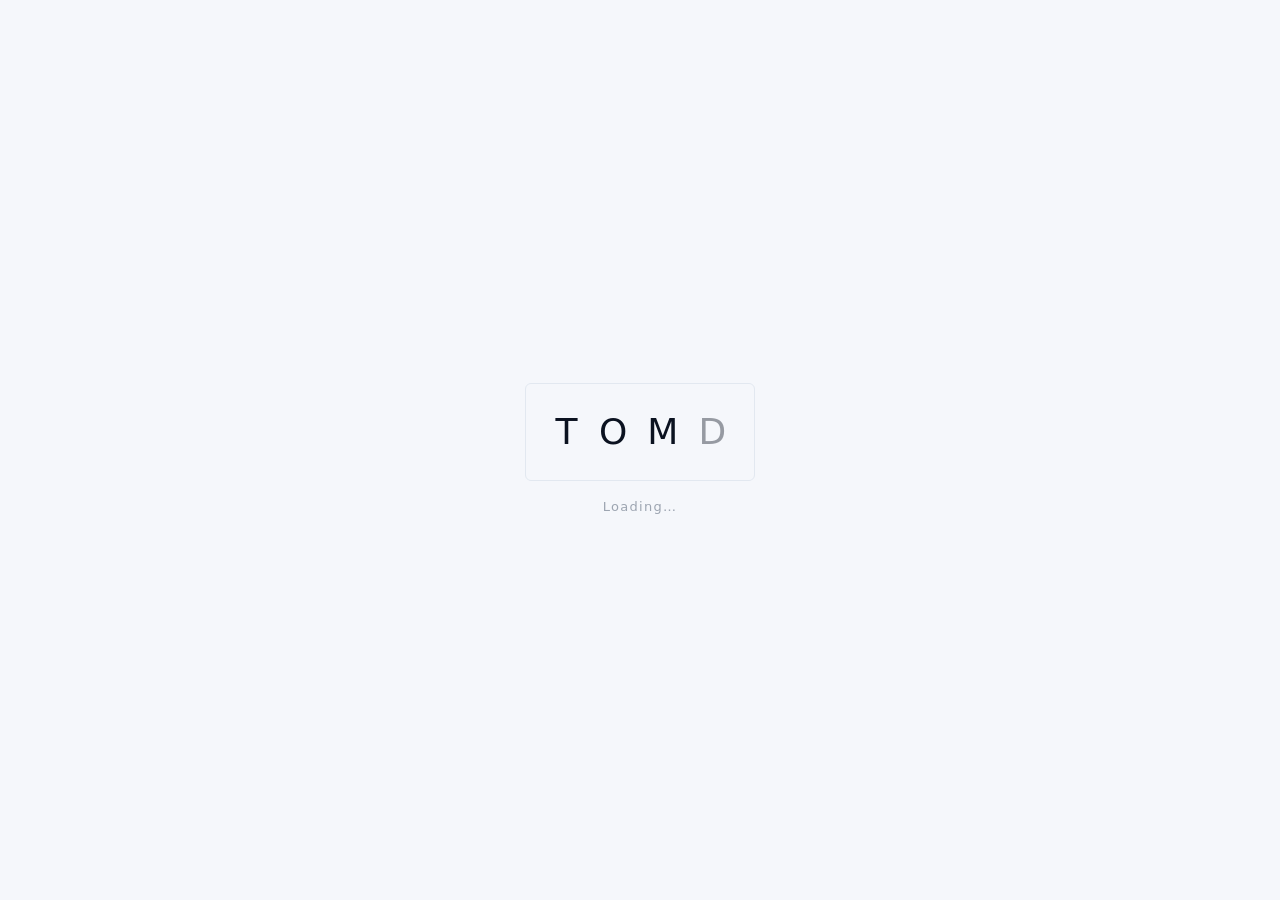
<file: TOME md/index.html>
<!doctype html>
<html lang="en">

<head>
  <meta charset="utf-8" />
  <meta name="viewport" content="width=device-width, initial-scale=1" />
  <title>Tome</title>

  <!-- Markdown parser: converts .md content into HTML -->
  <script src="libs/markdown-it.min.js"></script>

  <!-- Anchor plugin for markdown-it: auto-generates heading IDs for deep linking -->
  <script src="libs/markdownItAnchor.umd.js"></script>

  <!-- PDF generation libraries: html2pdf wraps html2canvas + jsPDF -->
  <script src="libs/html2pdf.bundle.min.js"></script>
  <script src="libs/html2canvas.min.js"></script>

  <!-- Favicon: set from tome.json branding.favicon on load -->
  <link id="favicon" rel="icon">

  <!-- Stylesheet for the app layout, sidebar, document viewer, and PDF export -->
  <link rel="stylesheet" type="text/css" href="styles.css?v=2.3.0">
</head>

<body>
  <!-- Full-screen splash overlay: covers everything until JS dismisses it -->
  <div id="tomeSplash" class="tome-overlay">
    <div class="splash-box">
      <span class="splash-letter cycling" data-target="T">&nbsp;</span>
      <span class="splash-letter cycling" data-target="O">&nbsp;</span>
      <span class="splash-letter cycling" data-target="M">&nbsp;</span>
      <span class="splash-letter cycling" data-target="E">&nbsp;</span>
    </div>
    <div class="tome-tagline">Loading&hellip;</div>
  </div>
  <script>
    // Letter-cycling splash animation — runs immediately before main JS loads
    (function () {
      const chars = "ABCDEFGHIJKLMNOPQRSTUVWXYZ";
      const letters = document.querySelectorAll(".splash-letter");
      const cycleMs = 50;       // Speed of each letter flip
      const stagger = 200;      // Delay between each letter resolving
      const startDelay = 100;   // Brief pause before cycling starts

      letters.forEach((el, i) => {
        const target = el.dataset.target;
        const resolveAt = startDelay + 400 + (i * stagger); // When this letter stops
        const startAt = startDelay;
        let interval;

        // Start cycling through random letters
        setTimeout(() => {
          interval = setInterval(() => {
            el.textContent = chars[Math.floor(Math.random() * chars.length)];
          }, cycleMs);
        }, startAt);

        // Stop cycling and land on the correct letter
        setTimeout(() => {
          clearInterval(interval);
          el.textContent = target;
          el.classList.remove("cycling");
          el.classList.add("resolved");
        }, resolveAt);
      });

      // After all letters resolve, tighten spacing into the final wordmark
      const lastResolve = startDelay + 400 + ((letters.length - 1) * stagger);
      setTimeout(() => {
        document.querySelector(".splash-box").classList.add("merged");
      }, lastResolve + 300);
    })();
  </script>

  <!-- Root layout: two-column grid (sidebar | main content) -->
  <div class="app">

    <!-- ===== SIDEBAR ===== -->
    <aside>

      <!-- Tome wordmark: subtle platform branding at the top of the sidebar -->
      <div class="tome-wordmark tome-nav">Tome</div>

      <!-- Branding: document title and classification label -->
      <div class="brand">
        <strong id="docTitle">Tome</strong>
        <span id="docMeta">Internal Use Only</span>
      </div>

      <!-- Book selector: dropdown populated from books.json, switches between manuals -->
      <div class="book-select">
        <select id="bookPicker"></select>
      </div>

      <!-- Search: filters policies by keyword, results appear below the input -->
      <div class="search">
        <input id="search" type="search" placeholder="Search…" autocomplete="off" />
        <div id="results" class="results"></div>
      </div>

      <!-- Navigation: dynamically built list of H1 groups and H2 policy links -->
      <div class="nav-toolbar">
        <button id="navToggleAll" class="nav-toggle-all" type="button" title="Expand all sections">Expand all</button>
      </div>
      <div id="nav"></div>

      <!-- Sidebar footer: version only -->
      <div class="sidebar-footer">
        <span id="platformVersion"></span>
      </div>
    </aside>

    <!-- ===== MAIN CONTENT AREA ===== -->
    <main>
      <div class="wrap">
        <div class="card">

          <!-- Top bar: hamburger (mobile), breadcrumb -->
          <div class="meta-bar">
            <button id="navHamburger" class="nav-hamburger" type="button" title="Menu">&#9776;</button>
            <div class="meta" id="meta"></div>
          </div>

          <!-- Rendered markdown content for the currently selected policy -->
          <article class="doc" id="view"></article>
        </div>
      </div>
    </main>
  </div>

  <!-- Mobile nav backdrop: shown when sidebar drawer is open -->
  <div id="navBackdrop" class="nav-backdrop" hidden></div>

  <!-- Settings button: fixed top-right with tube extending to screen edge -->
  <button id="settingsBtn" class="settings-btn-fixed" type="button" title="Settings"></button>

  <!-- Back to top button: appears when main content is scrolled down -->
  <button id="backToTop" class="back-to-top" type="button" title="Back to top">&#8679;</button>

  <!-- Settings panel: slides in from the right -->
  <div id="settingsBackdrop" class="settings-backdrop" hidden></div>
  <div id="settingsPanel" class="settings-panel" hidden>

    <!-- Panel header -->
    <div class="settings-header">
      <span class="settings-title">Settings</span>
      <button id="settingsClose" class="settings-close" type="button" title="Close">&times;</button>
    </div>

    <!-- Tabs -->
    <div class="settings-tabs">
      <button class="settings-tab active" data-tab="settings">Settings</button>
      <button class="settings-tab" data-tab="guide">Guide</button>
      <button class="settings-tab" data-tab="about">About</button>
    </div>

    <!-- Tab: Settings -->
    <div class="settings-content" id="tab-settings">
      <div class="settings-group">
        <label class="settings-label">Colour theme</label>
        <select id="themePicker" class="theme-picker" title="Colour theme"></select>
      </div>
      <div class="settings-group" id="brandPickerGroup">
        <label class="settings-label">Export brand</label>
        <select id="brandPicker" class="theme-picker" title="Export brand profile"></select>
      </div>
      <div class="settings-group">
        <label class="settings-label">Export</label>
        <div class="settings-export-btns">
          <button class="settings-action" data-export="policy-pdf">This page &rarr; PDF</button>
          <button class="settings-action" data-export="policy-md">This page &rarr; Markdown</button>
          <button class="settings-action" data-export="manual-pdf">Full manual &rarr; PDF</button>
          <button class="settings-action" data-export="manual-md">Full manual &rarr; Markdown</button>
        </div>
      </div>
    </div>

    <!-- Tab: Guide (accordion) -->
    <div class="settings-content" id="tab-guide" hidden>

      <!-- Authoring -->
      <div class="guide-accordion">
        <button class="guide-toggle" type="button">
          <span class="guide-toggle-title">Authoring for Tome</span>
          <span class="guide-toggle-desc">Document structure, metadata, headings, and markdown</span>
        </button>
        <div class="guide-body" hidden>
          <div class="settings-guide">
            <h4>Document metadata</h4>
            <p>The first non-empty lines before any heading are treated as metadata. Tome looks for:</p>
            <ul>
              <li>The <strong>first line</strong> of text becomes the document title (shown in the sidebar and browser tab)</li>
              <li>A line matching <code>VE.#</code> is captured as the document version</li>
            </ul>

            <h4>Heading hierarchy</h4>
            <table>
              <thead><tr><th>Markdown</th><th>Tome uses it as</th></tr></thead>
              <tbody>
                <tr><td><code># Heading 1</code></td><td>Navigation group (collapsible section header)</td></tr>
                <tr><td><code>## Heading 2</code></td><td>Page &mdash; each H2 becomes a separately viewable page</td></tr>
                <tr><td><code>### &ndash; #####</code></td><td>In-page headings (auto-generates a table of contents)</td></tr>
              </tbody>
            </table>

            <h4>Supported content</h4>
            <ul>
              <li>All standard Markdown: tables, code blocks, images, links, lists, blockquotes</li>
              <li>HTML passthrough is enabled &mdash; you can embed raw HTML if needed</li>
              <li>Deep links use the URL hash: <code>#section-heading-page-title</code></li>
            </ul>
          </div>
        </div>
      </div>

      <!-- Branding -->
      <div class="guide-accordion">
        <button class="guide-toggle" type="button">
          <span class="guide-toggle-title">Branding</span>
          <span class="guide-toggle-desc">Customise the title, favicon, splash screen, and PDF letterhead</span>
        </button>
        <div class="guide-body" hidden>
          <div class="settings-guide">
            <p>All branding is configured through <code>tome.json</code>. No source code changes are needed.</p>

            <h4>Sidebar &amp; browser tab</h4>
            <table>
              <thead><tr><th>Key</th><th>What it controls</th></tr></thead>
              <tbody>
                <tr><td><code>branding.defaultTitle</code></td><td>The title shown in the sidebar and browser tab before a book loads (or as a fallback if the markdown has no title)</td></tr>
                <tr><td><code>branding.classification</code></td><td>The label beneath the title, e.g. &ldquo;Internal Use Only&rdquo; or &ldquo;Confidential&rdquo;</td></tr>
                <tr><td><code>branding.favicon</code></td><td>Path to the browser tab icon (SVG, PNG, or ICO)</td></tr>
              </tbody>
            </table>

            <h4>Splash screen</h4>
            <p>On load, Tome shows a full-screen splash with the &ldquo;TOME&rdquo; wordmark. Control how long it stays visible:</p>
            <table>
              <thead><tr><th>Key</th><th>What it controls</th></tr></thead>
              <tbody>
                <tr><td><code>splash.minDurationMs</code></td><td>Minimum splash duration in milliseconds (default: 2000)</td></tr>
              </tbody>
            </table>
            <p>The splash always waits for the book manifest to load. If loading takes longer than the minimum, the splash stays until loading completes.</p>

            <h4>PDF letterhead</h4>
            <p>PDF export branding is configured through brand profiles in <code>export-branding/</code>. See the <strong>Export Branding</strong> section for details.</p>
            <p>For backwards compatibility, <code>tome.json</code> still supports <code>pdf.logo</code> and <code>pdf.footer</code> as a fallback when no brand profiles are configured.</p>

            <h4>Example</h4>
            <pre>{
  "branding": {
    "defaultTitle": "Company Handbook",
    "classification": "Internal Use Only",
    "favicon": "brand-icon.svg"
  },
  "pdf": {
    "logo": "company-logo.png",
    "footer": [
      "example.com | hello@example.com | 01onal 123 456",
      "Example Ltd, 1 High Street, London, EC1A 1BB",
      "Registered in England 12345678"
    ]
  },
  "splash": {
    "minDurationMs": 2500
  }
}</pre>
          </div>
        </div>
      </div>

      <!-- Media & Images -->
      <div class="guide-accordion">
        <button class="guide-toggle" type="button">
          <span class="guide-toggle-title">Media &amp; Images</span>
          <span class="guide-toggle-desc">How to organise and reference images in your books</span>
        </button>
        <div class="guide-body" hidden>
          <div class="settings-guide">
            <p>Tome automatically resolves image paths relative to the book&rsquo;s directory. Keep images alongside your markdown files.</p>

            <h4>Recommended structure</h4>
            <pre>Books/
  my-manual/
    manual.md
    diagram.png
    screenshot.png
  another-book/
    guide.md
    photo.jpg</pre>

            <h4>Referencing images</h4>
            <p>Just use the filename &mdash; no path prefix needed:</p>
            <pre>![My diagram](diagram.png)</pre>
            <p>Tome detects that the book lives at <code>Books/my-manual/manual.md</code> and resolves the image to <code>Books/my-manual/diagram.png</code>.</p>

            <h4>How it works</h4>
            <ul>
              <li>Image <code>src</code> and link <code>href</code> attributes are resolved after rendering</li>
              <li>Only relative paths are affected &mdash; absolute URLs, data URIs, and hash links are untouched</li>
              <li>This applies to the viewer, PDF export, and full-manual export</li>
            </ul>

            <h4>Books in the root directory</h4>
            <p>If a book file sits directly in the root (not in a subfolder), image paths are not modified. Place images alongside <code>index.html</code> in that case.</p>
          </div>
        </div>
      </div>

      <!-- Configuration -->
      <div class="guide-accordion">
        <button class="guide-toggle" type="button">
          <span class="guide-toggle-title">Configuration</span>
          <span class="guide-toggle-desc">books.json, tome.json, and platform settings</span>
        </button>
        <div class="guide-body" hidden>
          <div class="settings-guide">
            <h4>books.json</h4>
            <p>Lists the available books. The first entry is loaded by default.</p>
            <pre>[
  { "file": "Books/manual/manual.md", "title": "My Manual" },
  { "file": "Books/qms/qms.md",      "title": "Quality System" }
]</pre>

            <h4>tome.json</h4>
            <p>Controls platform branding and behaviour. All fields are optional.</p>
            <pre>{
  "branding": {
    "defaultTitle": "My Documentation",
    "classification": "Internal Use Only",
    "favicon": "my-icon.svg"
  },
  "pdf": {
    "logo": "logo.png",
    "footer": ["Line 1", "Line 2", "Line 3"]
  },
  "splash": {
    "minDurationMs": 2000
  }
}</pre>
            <table>
              <thead><tr><th>Key</th><th>Purpose</th></tr></thead>
              <tbody>
                <tr><td><code>branding.defaultTitle</code></td><td>Fallback title if the markdown has none</td></tr>
                <tr><td><code>branding.classification</code></td><td>Label shown below the title</td></tr>
                <tr><td><code>branding.favicon</code></td><td>Path to the browser tab icon</td></tr>
                <tr><td><code>pdf.logo</code></td><td>Fallback letterhead image (used when no brand profiles exist)</td></tr>
                <tr><td><code>pdf.footer</code></td><td>Fallback footer text (used when no brand profiles exist)</td></tr>
                <tr><td><code>splash.minDurationMs</code></td><td>Minimum splash screen duration in milliseconds</td></tr>
              </tbody>
            </table>
          </div>
        </div>
      </div>

      <!-- PDF Export -->
      <div class="guide-accordion">
        <button class="guide-toggle" type="button">
          <span class="guide-toggle-title">PDF Export</span>
          <span class="guide-toggle-desc">How exports work, letterhead, and footer configuration</span>
        </button>
        <div class="guide-body" hidden>
          <div class="settings-guide">
            <h4>Single page export</h4>
            <p>Exports the currently viewed page as a PDF at 2&times; resolution with letterhead and footer.</p>

            <h4>Full manual export</h4>
            <p>Stitches every page into a single PDF with a cover page. A progress indicator shows pages processed.</p>

            <h4>Markdown export</h4>
            <p>Downloads the raw <code>.md</code> source &mdash; either the current page&rsquo;s markdown or the entire book file.</p>
          </div>
        </div>
      </div>

      <!-- Export Branding -->
      <div class="guide-accordion">
        <button class="guide-toggle" type="button">
          <span class="guide-toggle-title">Export Branding</span>
          <span class="guide-toggle-desc">Brand profiles for PDF exports: logos, footers, page sizes</span>
        </button>
        <div class="guide-body" hidden>
          <div class="settings-guide">
            <p>PDF exports use brand profiles stored in <code>export-branding/</code>. Each brand has its own directory with a configuration file and media assets.</p>

            <h4>Directory structure</h4>
            <pre>export-branding/
  brands.json
  default/
    brand.json
    media/
      letterhead_logo.png
  client-a/
    brand.json
    media/
      logo.png
      watermark.png</pre>

            <h4>brands.json</h4>
            <p>An array of brand directory names. The first entry is the default.</p>
            <pre>["default", "client-a"]</pre>

            <h4>brand.json</h4>
            <p>Each brand&rsquo;s configuration file. All fields are optional and fall back to sensible defaults.</p>
            <pre>{
  "label": "Client A Branded",
  "pageSize": "a4",
  "orientation": "portrait",
  "margins": {
    "top": 20, "right": 10,
    "bottom": 15, "left": 10
  },
  "header": {
    "logo": "media/logo.png",
    "logoWidth": 40,
    "logoAspect": 4.04,
    "x": 15, "y": 8
  },
  "footer": {
    "lines": [
      "Client A Corp",
      "123 Main Street",
      "Confidential"
    ],
    "fontSize": 9,
    "color": 80
  },
  "coverPage": true,
  "coverTitle": "Operations Manual"
}</pre>

            <table>
              <thead><tr><th>Key</th><th>Purpose</th></tr></thead>
              <tbody>
                <tr><td><code>label</code></td><td>Display name in the brand picker dropdown</td></tr>
                <tr><td><code>pageSize</code></td><td>PDF page size: <code>a4</code>, <code>letter</code>, or <code>legal</code></td></tr>
                <tr><td><code>orientation</code></td><td><code>portrait</code> or <code>landscape</code></td></tr>
                <tr><td><code>margins</code></td><td>Page margins in mm (top, right, bottom, left)</td></tr>
                <tr><td><code>header.logo</code></td><td>Path to logo image, relative to the brand directory</td></tr>
                <tr><td><code>header.logoWidth</code></td><td>Logo width in mm (default: 40)</td></tr>
                <tr><td><code>header.logoAspect</code></td><td>Logo width-to-height ratio (default: 4.04)</td></tr>
                <tr><td><code>header.x</code> / <code>header.y</code></td><td>Logo position in mm from the top-left corner</td></tr>
                <tr><td><code>footer.lines</code></td><td>Array of up to 3 strings, centred at the bottom of each page</td></tr>
                <tr><td><code>footer.fontSize</code></td><td>Footer text size in points (default: 9)</td></tr>
                <tr><td><code>footer.color</code></td><td>Footer text colour as a greyscale value 0&ndash;255 (default: 80)</td></tr>
                <tr><td><code>coverPage</code></td><td>Whether to include a cover page in full-manual export (default: true)</td></tr>
                <tr><td><code>coverTitle</code></td><td>Override the cover page title (defaults to the document title)</td></tr>
              </tbody>
            </table>

            <h4>Multiple brands</h4>
            <p>When two or more brands are defined in <code>brands.json</code>, a dropdown appears in the Settings &rarr; Export section. Select a brand before exporting to apply its letterhead, footer, and page settings.</p>

            <h4>Fallback</h4>
            <p>If <code>export-branding/brands.json</code> is missing or fails to load, Tome falls back to the PDF settings in <code>tome.json</code> (the <code>pdf.logo</code> and <code>pdf.footer</code> keys).</p>
          </div>
        </div>
      </div>

      <!-- Keyboard Shortcuts -->
      <div class="guide-accordion">
        <button class="guide-toggle" type="button">
          <span class="guide-toggle-title">Keyboard Shortcuts</span>
          <span class="guide-toggle-desc">Navigation and search shortcuts</span>
        </button>
        <div class="guide-body" hidden>
          <div class="settings-guide">
            <table>
              <thead><tr><th>Key</th><th>Action</th></tr></thead>
              <tbody>
                <tr><td><code>/</code></td><td>Focus the search box</td></tr>
                <tr><td><code>n</code></td><td>Go to the next page</td></tr>
                <tr><td><code>p</code></td><td>Go to the previous page</td></tr>
                <tr><td><code>Escape</code></td><td>Clear search / close settings panel</td></tr>
              </tbody>
            </table>
          </div>
        </div>
      </div>

    </div>

    <!-- Tab: About -->
    <div class="settings-content" id="tab-about" hidden>
      <div class="settings-about">
        <div class="tome-wordmark" style="font-size:28px; margin-bottom:12px;">Tome</div>
        <table class="settings-about-table">
          <tbody>
            <tr><td>Tome</td><td id="aboutPlatformVersion"></td></tr>
            <tr><td>markdown-it</td><td id="aboutMarkdownIt"></td></tr>
            <tr><td>markdown-it-anchor</td><td id="aboutMarkdownItAnchor"></td></tr>
            <tr><td>html2pdf.js</td><td id="aboutHtml2pdf"></td></tr>
            <tr><td>html2canvas</td><td id="aboutHtml2canvas"></td></tr>
          </tbody>
        </table>
        <button id="changelogBtn" class="changelog-btn" type="button">View changelog</button>
        <div class="settings-copyright">&copy; 2026 Jason Mcdill. All rights reserved.</div>
        <div class="settings-proprietary">Proprietary software. Unauthorised use, copying, or distribution is prohibited.</div>
      </div>

      <!-- Changelog sub-view (hidden by default, replaces about content) -->
      <div id="changelogView" class="changelog-view" hidden>
        <button id="changelogBack" class="changelog-back" type="button">&larr; Back</button>
        <div class="changelog-content">
          <h3>Changelog</h3>

          <h4>v2.3.0</h4>
          <ul>
            <li>Export branding profiles: PDF exports now use pluggable brand configurations stored in <code>export-branding/</code></li>
            <li>Each brand has its own directory with a <code>brand.json</code> config and a <code>media/</code> folder for logos and assets</li>
            <li>Brand profiles control page size, orientation, margins, header logo, footer text, cover page, and cover title</li>
            <li>When multiple brands are configured, a dropdown appears in Settings &rarr; Export to select the active brand</li>
            <li>Falls back to <code>tome.json</code> PDF settings when no brand profiles are present (backwards compatible)</li>
            <li>Added Export Branding section to the Guide tab with full configuration reference</li>
          </ul>

          <h4>v2.2.0</h4>
          <ul>
            <li>Automatic update check: on load, Tome fetches <code>version.json</code> from the canonical published URL and compares it to the running version</li>
            <li>If a newer version is available, a dismissible banner appears at the bottom of the screen showing the current and latest versions</li>
            <li>Update check is non-blocking and fails silently &mdash; no impact on offline or air-gapped deployments</li>
            <li>Added <code>version.json</code> to the platform project for deployed instances to check against</li>
          </ul>

          <h4>v2.1.0</h4>
          <ul>
            <li>Settings button redesigned as a fixed pill-shaped tab in the top-right corner, rotated 90&deg; so the tube extends off the top edge of the screen &mdash; always visible while scrolling</li>
            <li>Settings button uses theme heading colour as background for contrast across all themes</li>
            <li>Gear icon rendered via CSS pseudo-element with counter-rotation to stay upright</li>
            <li>Code blocks (<code>pre</code>) now use theme tokens (<code>--bg</code>, <code>--text</code>, <code>--border</code>) instead of hardcoded colours</li>
            <li>Inline code now uses theme tokens (<code>--h1bg</code>, <code>--border</code>) instead of hardcoded colours</li>
            <li>Blockquote background switched from hardcoded colour to <code>--h1bg</code> theme token</li>
            <li>Added <code>.doc blockquote</code> base style: left border in heading colour, tinted background, rounded right corners</li>
            <li>Added <code>.doc ol</code> base style to match existing <code>ul</code> margin and spacing</li>
            <li>Fixed indentation for tables and ordered lists: uses <code>margin-left</code> instead of <code>padding-left</code> to preserve borders and number gutters</li>
            <li>Fixed indentation for code blocks (<code>pre</code>): <code>margin-left</code> override so <code>padding: 12px</code> no longer silently cancels the indent</li>
            <li>Fixed indentation for horizontal rules (<code>hr</code>): switched to <code>margin-left</code> since padding has no effect on void elements</li>
            <li>Fixed indentation for blockquotes: uses <code>margin-left</code> to shift the entire element (including left border) to the indent position</li>
          </ul>

          <h4>v2.0.0</h4>
          <ul>
            <li>Named the platform <strong>Tome</strong> with branded splash screen, wordmark, and loading overlay</li>
            <li>Settings panel (slide-out) with three tabs: Settings, Guide, About</li>
            <li>Guide tab with accordion-style expandable sections: Authoring, Branding, Media &amp; Images, Configuration, PDF Export, Keyboard Shortcuts</li>
            <li>About page showing platform and library versions, copyright, and proprietary notice</li>
            <li>Changelog accessible from About tab via &ldquo;View changelog&rdquo; button</li>
            <li>Colour themes: Dark, Light, Midnight, Ember, Forest, Sand, plus System auto-detect</li>
            <li>Theme picker dropdown with <code>data-tone</code> system for clean light/dark CSS overrides</li>
            <li>Export options (PDF and Markdown) for single page or full manual, accessible from settings</li>
            <li>PDF export progress overlay with live page counter</li>
            <li>Mobile responsive: hamburger menu with slide-out nav drawer (replaces 50/50 split)</li>
            <li>Collapsible nav sections with expand/collapse all toggle, collapsed by default</li>
            <li>Back to top button on scroll</li>
            <li>Keyboard navigation: <code>/</code> to search, <code>n</code>/<code>p</code> to move between pages</li>
            <li>In-page table of contents auto-generated from H3/H4/H5 headings</li>
            <li>Copy link icon on page headings for deep-linking</li>
            <li>Broken hash fallback with branded message</li>
            <li><code>tome.json</code> configuration file for branding, PDF settings, favicon, and splash duration</li>
            <li>Self-hosted libraries (markdown-it, markdown-it-anchor, html2pdf, html2canvas) &mdash; no CDN dependency</li>
            <li>Automatic image path resolution relative to book directory &mdash; images live alongside their markdown files</li>
            <li>Restructured Books directory: each book in its own subfolder with co-located images</li>
            <li>Print stylesheet hides all chrome, prints document content only</li>
            <li>Cache-busting via version query strings on JS and CSS</li>
            <li>Removed all Digital Origin branding from platform code &mdash; all branding now configurable via <code>tome.json</code></li>
            <li>Genericised all user-facing language from &ldquo;policy&rdquo; to &ldquo;page&rdquo;</li>
            <li>Copyright and proprietary software notice (Jason Mcdill)</li>
            <li>Settings button moved to meta bar (top-right) for spatial proximity to panel</li>
            <li>Default book loaded from first entry in <code>books.json</code> rather than hardcoded filename</li>
          </ul>

          <h4>v1.4.0</h4>
          <ul>
            <li>Multi-book support: <code>books.json</code> manifest with dropdown book picker</li>
            <li>Dynamic book loading &mdash; first entry in manifest is the default</li>
            <li>Sidebar branding updates dynamically from loaded book metadata</li>
            <li>Platform versioning system introduced</li>
          </ul>

          <h4>v1.3.1</h4>
          <ul>
            <li>Rewrote PDF export engine using jsPDF bootstrap approach</li>
            <li>H2 title retained in single-page PDF exports</li>
            <li>Fixed canvas rendering issues in full-manual export</li>
          </ul>

          <h4>v1.3.0</h4>
          <ul>
            <li>Full-manual PDF export: all pages stitched into a single branded document</li>
            <li>Canvas-slicing approach for accurate A4 page breaks</li>
            <li>Letterhead header and footer stamped on every PDF page</li>
            <li>SVG favicon support</li>
          </ul>

          <h4>v1.2.0</h4>
          <ul>
            <li>Single-page PDF export with branded letterhead</li>
            <li>Collision-proof heading IDs (H1+H2 composite slugs)</li>
            <li>Meta bar with breadcrumb navigation</li>
          </ul>

          <h4>v1.1.0</h4>
          <ul>
            <li>Separated code into three files: <code>index.html</code>, <code>index.js</code>, <code>styles.css</code></li>
            <li>Dynamic document metadata extraction (title, version from markdown)</li>
            <li>Indent system for nested content rendering</li>
            <li>CSS custom properties for theming groundwork</li>
          </ul>

          <h4>v1.0.0</h4>
          <ul>
            <li>Initial release: single-file application</li>
            <li>Markdown rendering via markdown-it with anchor plugin</li>
            <li>Sidebar navigation built from H1/H2 heading structure</li>
            <li>Hash-based routing for deep-linking to individual pages</li>
            <li>Full-text search with highlighted results</li>
            <li>Dark theme by default with system light preference support</li>
          </ul>
        </div>
      </div>
    </div>
  </div>

  <!-- Export progress overlay: shown during PDF generation -->
  <div id="exportProgress" class="export-progress" hidden>
    <div class="export-progress-inner">
      <div class="tome-wordmark">Tome</div>
      <div id="exportProgressText" class="export-progress-text">Exporting&hellip;</div>
    </div>
  </div>
</body>

<!-- Application logic: markdown parsing, navigation, search, PDF export -->
<script src="index.js?v=2.3.0"></script>

</html>
</file>
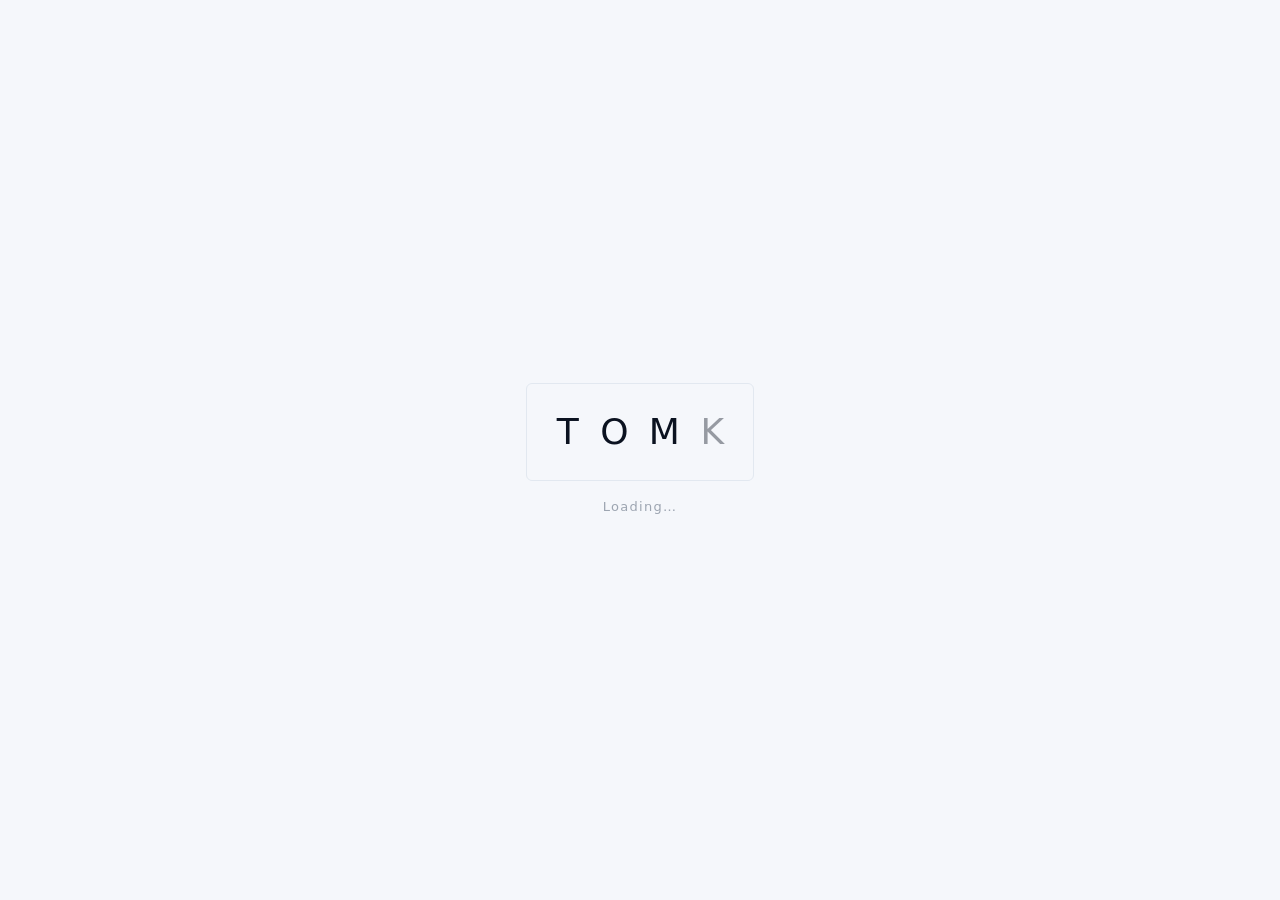
<file: tome/index.html>
<!doctype html>
<html lang="en">

<head>
  <meta charset="utf-8" />
  <meta name="viewport" content="width=device-width, initial-scale=1" />
  <title>Tome</title>

  <!-- Markdown parser: converts .md content into HTML -->
  <script src="libs/markdown-it.min.js"></script>

  <!-- Anchor plugin for markdown-it: auto-generates heading IDs for deep linking -->
  <script src="libs/markdownItAnchor.umd.js"></script>

  <!-- PDF generation libraries: html2pdf wraps html2canvas + jsPDF -->
  <script src="libs/html2pdf.bundle.min.js"></script>
  <script src="libs/html2canvas.min.js"></script>

  <!-- Favicon: set from tome.json branding.favicon on load -->
  <link id="favicon" rel="icon">

  <!-- Stylesheet for the app layout, sidebar, document viewer, and PDF export -->
  <link rel="stylesheet" type="text/css" href="styles.css?v=2.3.0">
</head>

<body>
  <!-- Full-screen splash overlay: covers everything until JS dismisses it -->
  <div id="tomeSplash" class="tome-overlay">
    <div class="splash-box">
      <span class="splash-letter cycling" data-target="T">&nbsp;</span>
      <span class="splash-letter cycling" data-target="O">&nbsp;</span>
      <span class="splash-letter cycling" data-target="M">&nbsp;</span>
      <span class="splash-letter cycling" data-target="E">&nbsp;</span>
    </div>
    <div class="tome-tagline">Loading&hellip;</div>
  </div>
  <script>
    // Letter-cycling splash animation — runs immediately before main JS loads
    (function () {
      const chars = "ABCDEFGHIJKLMNOPQRSTUVWXYZ";
      const letters = document.querySelectorAll(".splash-letter");
      const cycleMs = 50;       // Speed of each letter flip
      const stagger = 200;      // Delay between each letter resolving
      const startDelay = 100;   // Brief pause before cycling starts

      letters.forEach((el, i) => {
        const target = el.dataset.target;
        const resolveAt = startDelay + 400 + (i * stagger); // When this letter stops
        const startAt = startDelay;
        let interval;

        // Start cycling through random letters
        setTimeout(() => {
          interval = setInterval(() => {
            el.textContent = chars[Math.floor(Math.random() * chars.length)];
          }, cycleMs);
        }, startAt);

        // Stop cycling and land on the correct letter
        setTimeout(() => {
          clearInterval(interval);
          el.textContent = target;
          el.classList.remove("cycling");
          el.classList.add("resolved");
        }, resolveAt);
      });

      // After all letters resolve, tighten spacing into the final wordmark
      const lastResolve = startDelay + 400 + ((letters.length - 1) * stagger);
      setTimeout(() => {
        document.querySelector(".splash-box").classList.add("merged");
      }, lastResolve + 300);
    })();
  </script>

  <!-- Root layout: two-column grid (sidebar | main content) -->
  <div class="app">

    <!-- ===== SIDEBAR ===== -->
    <aside>

      <!-- Tome wordmark: subtle platform branding at the top of the sidebar -->
      <div class="tome-wordmark tome-nav">Tome</div>

      <!-- Branding: document title and classification label -->
      <div class="brand">
        <strong id="docTitle">Tome</strong>
        <span id="docMeta">Internal Use Only</span>
      </div>

      <!-- Book selector: dropdown populated from books.json, switches between manuals -->
      <div class="book-select">
        <select id="bookPicker"></select>
      </div>

      <!-- Search: filters policies by keyword, results appear below the input -->
      <div class="search">
        <input id="search" type="search" placeholder="Search…" autocomplete="off" />
        <div id="results" class="results"></div>
      </div>

      <!-- Navigation: dynamically built list of H1 groups and H2 policy links -->
      <div class="nav-toolbar">
        <button id="navToggleAll" class="nav-toggle-all" type="button" title="Expand all sections">Expand all</button>
      </div>
      <div id="nav"></div>

      <!-- Sidebar footer: version only -->
      <div class="sidebar-footer">
        <span id="platformVersion"></span>
      </div>
    </aside>

    <!-- ===== MAIN CONTENT AREA ===== -->
    <main>
      <div class="wrap">
        <div class="card">

          <!-- Top bar: hamburger (mobile), breadcrumb -->
          <div class="meta-bar">
            <button id="navHamburger" class="nav-hamburger" type="button" title="Menu">&#9776;</button>
            <div class="meta" id="meta"></div>
          </div>

          <!-- Rendered markdown content for the currently selected policy -->
          <article class="doc" id="view"></article>
        </div>
      </div>
    </main>
  </div>

  <!-- Mobile nav backdrop: shown when sidebar drawer is open -->
  <div id="navBackdrop" class="nav-backdrop" hidden></div>

  <!-- Settings button: fixed top-right with tube extending to screen edge -->
  <button id="settingsBtn" class="settings-btn-fixed" type="button" title="Settings"></button>

  <!-- Back to top button: appears when main content is scrolled down -->
  <button id="backToTop" class="back-to-top" type="button" title="Back to top">&#8679;</button>

  <!-- Settings panel: slides in from the right -->
  <div id="settingsBackdrop" class="settings-backdrop" hidden></div>
  <div id="settingsPanel" class="settings-panel" hidden>

    <!-- Panel header -->
    <div class="settings-header">
      <span class="settings-title">Settings</span>
      <button id="settingsClose" class="settings-close" type="button" title="Close">&times;</button>
    </div>

    <!-- Tabs -->
    <div class="settings-tabs">
      <button class="settings-tab active" data-tab="settings">Settings</button>
      <button class="settings-tab" data-tab="guide">Guide</button>
      <button class="settings-tab" data-tab="about">About</button>
    </div>

    <!-- Tab: Settings -->
    <div class="settings-content" id="tab-settings">
      <div class="settings-group">
        <label class="settings-label">Colour theme</label>
        <select id="themePicker" class="theme-picker" title="Colour theme"></select>
      </div>
      <div class="settings-group" id="brandPickerGroup">
        <label class="settings-label">Export brand</label>
        <select id="brandPicker" class="theme-picker" title="Export brand profile"></select>
      </div>
      <div class="settings-group">
        <label class="settings-label">Export</label>
        <div class="settings-export-btns">
          <button class="settings-action" data-export="policy-pdf">This page &rarr; PDF</button>
          <button class="settings-action" data-export="policy-md">This page &rarr; Markdown</button>
          <button class="settings-action" data-export="manual-pdf">Full manual &rarr; PDF</button>
          <button class="settings-action" data-export="manual-md">Full manual &rarr; Markdown</button>
        </div>
      </div>
    </div>

    <!-- Tab: Guide (accordion) -->
    <div class="settings-content" id="tab-guide" hidden>

      <!-- Authoring -->
      <div class="guide-accordion">
        <button class="guide-toggle" type="button">
          <span class="guide-toggle-title">Authoring for Tome</span>
          <span class="guide-toggle-desc">Document structure, metadata, headings, and markdown</span>
        </button>
        <div class="guide-body" hidden>
          <div class="settings-guide">
            <h4>Document metadata</h4>
            <p>The first non-empty lines before any heading are treated as metadata. Tome looks for:</p>
            <ul>
              <li>The <strong>first line</strong> of text becomes the document title (shown in the sidebar and browser tab)</li>
              <li>A line matching <code>VE.#</code> is captured as the document version</li>
            </ul>

            <h4>Heading hierarchy</h4>
            <table>
              <thead><tr><th>Markdown</th><th>Tome uses it as</th></tr></thead>
              <tbody>
                <tr><td><code># Heading 1</code></td><td>Navigation group (collapsible section header)</td></tr>
                <tr><td><code>## Heading 2</code></td><td>Page &mdash; each H2 becomes a separately viewable page</td></tr>
                <tr><td><code>### &ndash; #####</code></td><td>In-page headings (auto-generates a table of contents)</td></tr>
              </tbody>
            </table>

            <h4>Supported content</h4>
            <ul>
              <li>All standard Markdown: tables, code blocks, images, links, lists, blockquotes</li>
              <li>HTML passthrough is enabled &mdash; you can embed raw HTML if needed</li>
              <li>Deep links use the URL hash: <code>#section-heading-page-title</code></li>
            </ul>
          </div>
        </div>
      </div>

      <!-- Branding -->
      <div class="guide-accordion">
        <button class="guide-toggle" type="button">
          <span class="guide-toggle-title">Branding</span>
          <span class="guide-toggle-desc">Customise the title, favicon, splash screen, and PDF letterhead</span>
        </button>
        <div class="guide-body" hidden>
          <div class="settings-guide">
            <p>All branding is configured through <code>tome.json</code>. No source code changes are needed.</p>

            <h4>Sidebar &amp; browser tab</h4>
            <table>
              <thead><tr><th>Key</th><th>What it controls</th></tr></thead>
              <tbody>
                <tr><td><code>branding.defaultTitle</code></td><td>The title shown in the sidebar and browser tab before a book loads (or as a fallback if the markdown has no title)</td></tr>
                <tr><td><code>branding.classification</code></td><td>The label beneath the title, e.g. &ldquo;Internal Use Only&rdquo; or &ldquo;Confidential&rdquo;</td></tr>
                <tr><td><code>branding.favicon</code></td><td>Path to the browser tab icon (SVG, PNG, or ICO)</td></tr>
              </tbody>
            </table>

            <h4>Splash screen</h4>
            <p>On load, Tome shows a full-screen splash with the &ldquo;TOME&rdquo; wordmark. Control how long it stays visible:</p>
            <table>
              <thead><tr><th>Key</th><th>What it controls</th></tr></thead>
              <tbody>
                <tr><td><code>splash.minDurationMs</code></td><td>Minimum splash duration in milliseconds (default: 2000)</td></tr>
              </tbody>
            </table>
            <p>The splash always waits for the book manifest to load. If loading takes longer than the minimum, the splash stays until loading completes.</p>

            <h4>PDF letterhead</h4>
            <p>PDF export branding is configured through brand profiles in <code>export-branding/</code>. See the <strong>Export Branding</strong> section for details.</p>
            <p>For backwards compatibility, <code>tome.json</code> still supports <code>pdf.logo</code> and <code>pdf.footer</code> as a fallback when no brand profiles are configured.</p>

            <h4>Example</h4>
            <pre>{
  "branding": {
    "defaultTitle": "Company Handbook",
    "classification": "Internal Use Only",
    "favicon": "brand-icon.svg"
  },
  "pdf": {
    "logo": "company-logo.png",
    "footer": [
      "example.com | hello@example.com | 01onal 123 456",
      "Example Ltd, 1 High Street, London, EC1A 1BB",
      "Registered in England 12345678"
    ]
  },
  "splash": {
    "minDurationMs": 2500
  }
}</pre>
          </div>
        </div>
      </div>

      <!-- Media & Images -->
      <div class="guide-accordion">
        <button class="guide-toggle" type="button">
          <span class="guide-toggle-title">Media &amp; Images</span>
          <span class="guide-toggle-desc">How to organise and reference images in your books</span>
        </button>
        <div class="guide-body" hidden>
          <div class="settings-guide">
            <p>Tome automatically resolves image paths relative to the book&rsquo;s directory. Keep images alongside your markdown files.</p>

            <h4>Recommended structure</h4>
            <pre>Books/
  my-manual/
    manual.md
    diagram.png
    screenshot.png
  another-book/
    guide.md
    photo.jpg</pre>

            <h4>Referencing images</h4>
            <p>Just use the filename &mdash; no path prefix needed:</p>
            <pre>![My diagram](diagram.png)</pre>
            <p>Tome detects that the book lives at <code>Books/my-manual/manual.md</code> and resolves the image to <code>Books/my-manual/diagram.png</code>.</p>

            <h4>How it works</h4>
            <ul>
              <li>Image <code>src</code> and link <code>href</code> attributes are resolved after rendering</li>
              <li>Only relative paths are affected &mdash; absolute URLs, data URIs, and hash links are untouched</li>
              <li>This applies to the viewer, PDF export, and full-manual export</li>
            </ul>

            <h4>Books in the root directory</h4>
            <p>If a book file sits directly in the root (not in a subfolder), image paths are not modified. Place images alongside <code>index.html</code> in that case.</p>
          </div>
        </div>
      </div>

      <!-- Configuration -->
      <div class="guide-accordion">
        <button class="guide-toggle" type="button">
          <span class="guide-toggle-title">Configuration</span>
          <span class="guide-toggle-desc">books.json, tome.json, and platform settings</span>
        </button>
        <div class="guide-body" hidden>
          <div class="settings-guide">
            <h4>books.json</h4>
            <p>Lists the available books. The first entry is loaded by default.</p>
            <pre>[
  { "file": "Books/manual/manual.md", "title": "My Manual" },
  { "file": "Books/qms/qms.md",      "title": "Quality System" }
]</pre>

            <h4>tome.json</h4>
            <p>Controls platform branding and behaviour. All fields are optional.</p>
            <pre>{
  "branding": {
    "defaultTitle": "My Documentation",
    "classification": "Internal Use Only",
    "favicon": "my-icon.svg"
  },
  "pdf": {
    "logo": "logo.png",
    "footer": ["Line 1", "Line 2", "Line 3"]
  },
  "splash": {
    "minDurationMs": 2000
  }
}</pre>
            <table>
              <thead><tr><th>Key</th><th>Purpose</th></tr></thead>
              <tbody>
                <tr><td><code>branding.defaultTitle</code></td><td>Fallback title if the markdown has none</td></tr>
                <tr><td><code>branding.classification</code></td><td>Label shown below the title</td></tr>
                <tr><td><code>branding.favicon</code></td><td>Path to the browser tab icon</td></tr>
                <tr><td><code>pdf.logo</code></td><td>Fallback letterhead image (used when no brand profiles exist)</td></tr>
                <tr><td><code>pdf.footer</code></td><td>Fallback footer text (used when no brand profiles exist)</td></tr>
                <tr><td><code>splash.minDurationMs</code></td><td>Minimum splash screen duration in milliseconds</td></tr>
              </tbody>
            </table>
          </div>
        </div>
      </div>

      <!-- PDF Export -->
      <div class="guide-accordion">
        <button class="guide-toggle" type="button">
          <span class="guide-toggle-title">PDF Export</span>
          <span class="guide-toggle-desc">How exports work, letterhead, and footer configuration</span>
        </button>
        <div class="guide-body" hidden>
          <div class="settings-guide">
            <h4>Single page export</h4>
            <p>Exports the currently viewed page as a PDF at 2&times; resolution with letterhead and footer.</p>

            <h4>Full manual export</h4>
            <p>Stitches every page into a single PDF with a cover page. A progress indicator shows pages processed.</p>

            <h4>Markdown export</h4>
            <p>Downloads the raw <code>.md</code> source &mdash; either the current page&rsquo;s markdown or the entire book file.</p>
          </div>
        </div>
      </div>

      <!-- Export Branding -->
      <div class="guide-accordion">
        <button class="guide-toggle" type="button">
          <span class="guide-toggle-title">Export Branding</span>
          <span class="guide-toggle-desc">Brand profiles for PDF exports: logos, footers, page sizes</span>
        </button>
        <div class="guide-body" hidden>
          <div class="settings-guide">
            <p>PDF exports use brand profiles stored in <code>export-branding/</code>. Each brand has its own directory with a configuration file and media assets.</p>

            <h4>Directory structure</h4>
            <pre>export-branding/
  brands.json
  default/
    brand.json
    media/
      letterhead_logo.png
  client-a/
    brand.json
    media/
      logo.png
      watermark.png</pre>

            <h4>brands.json</h4>
            <p>An array of brand directory names. The first entry is the default.</p>
            <pre>["default", "client-a"]</pre>

            <h4>brand.json</h4>
            <p>Each brand&rsquo;s configuration file. All fields are optional and fall back to sensible defaults.</p>
            <pre>{
  "label": "Client A Branded",
  "pageSize": "a4",
  "orientation": "portrait",
  "margins": {
    "top": 20, "right": 10,
    "bottom": 15, "left": 10
  },
  "header": {
    "logo": "media/logo.png",
    "logoWidth": 40,
    "logoAspect": 4.04,
    "x": 15, "y": 8
  },
  "footer": {
    "lines": [
      "Client A Corp",
      "123 Main Street",
      "Confidential"
    ],
    "fontSize": 9,
    "color": 80
  },
  "coverPage": true,
  "coverTitle": "Operations Manual"
}</pre>

            <table>
              <thead><tr><th>Key</th><th>Purpose</th></tr></thead>
              <tbody>
                <tr><td><code>label</code></td><td>Display name in the brand picker dropdown</td></tr>
                <tr><td><code>pageSize</code></td><td>PDF page size: <code>a4</code>, <code>letter</code>, or <code>legal</code></td></tr>
                <tr><td><code>orientation</code></td><td><code>portrait</code> or <code>landscape</code></td></tr>
                <tr><td><code>margins</code></td><td>Page margins in mm (top, right, bottom, left)</td></tr>
                <tr><td><code>header.logo</code></td><td>Path to logo image, relative to the brand directory</td></tr>
                <tr><td><code>header.logoWidth</code></td><td>Logo width in mm (default: 40)</td></tr>
                <tr><td><code>header.logoAspect</code></td><td>Logo width-to-height ratio (default: 4.04)</td></tr>
                <tr><td><code>header.x</code> / <code>header.y</code></td><td>Logo position in mm from the top-left corner</td></tr>
                <tr><td><code>footer.lines</code></td><td>Array of up to 3 strings, centred at the bottom of each page</td></tr>
                <tr><td><code>footer.fontSize</code></td><td>Footer text size in points (default: 9)</td></tr>
                <tr><td><code>footer.color</code></td><td>Footer text colour as a greyscale value 0&ndash;255 (default: 80)</td></tr>
                <tr><td><code>coverPage</code></td><td>Whether to include a cover page in full-manual export (default: true)</td></tr>
                <tr><td><code>coverTitle</code></td><td>Override the cover page title (defaults to the document title)</td></tr>
              </tbody>
            </table>

            <h4>Multiple brands</h4>
            <p>When two or more brands are defined in <code>brands.json</code>, a dropdown appears in the Settings &rarr; Export section. Select a brand before exporting to apply its letterhead, footer, and page settings.</p>

            <h4>Fallback</h4>
            <p>If <code>export-branding/brands.json</code> is missing or fails to load, Tome falls back to the PDF settings in <code>tome.json</code> (the <code>pdf.logo</code> and <code>pdf.footer</code> keys).</p>
          </div>
        </div>
      </div>

      <!-- Keyboard Shortcuts -->
      <div class="guide-accordion">
        <button class="guide-toggle" type="button">
          <span class="guide-toggle-title">Keyboard Shortcuts</span>
          <span class="guide-toggle-desc">Navigation and search shortcuts</span>
        </button>
        <div class="guide-body" hidden>
          <div class="settings-guide">
            <table>
              <thead><tr><th>Key</th><th>Action</th></tr></thead>
              <tbody>
                <tr><td><code>/</code></td><td>Focus the search box</td></tr>
                <tr><td><code>n</code></td><td>Go to the next page</td></tr>
                <tr><td><code>p</code></td><td>Go to the previous page</td></tr>
                <tr><td><code>Escape</code></td><td>Clear search / close settings panel</td></tr>
              </tbody>
            </table>
          </div>
        </div>
      </div>

    </div>

    <!-- Tab: About -->
    <div class="settings-content" id="tab-about" hidden>
      <div class="settings-about">
        <div class="tome-wordmark" style="font-size:28px; margin-bottom:12px;">Tome</div>
        <table class="settings-about-table">
          <tbody>
            <tr><td>Tome</td><td id="aboutPlatformVersion"></td></tr>
            <tr><td>markdown-it</td><td id="aboutMarkdownIt"></td></tr>
            <tr><td>markdown-it-anchor</td><td id="aboutMarkdownItAnchor"></td></tr>
            <tr><td>html2pdf.js</td><td id="aboutHtml2pdf"></td></tr>
            <tr><td>html2canvas</td><td id="aboutHtml2canvas"></td></tr>
          </tbody>
        </table>
        <button id="changelogBtn" class="changelog-btn" type="button">View changelog</button>
        <div class="settings-copyright">&copy; 2026 Jason Mcdill. All rights reserved.</div>
        <div class="settings-proprietary">Proprietary software. Unauthorised use, copying, or distribution is prohibited.</div>
      </div>

      <!-- Changelog sub-view (hidden by default, replaces about content) -->
      <div id="changelogView" class="changelog-view" hidden>
        <button id="changelogBack" class="changelog-back" type="button">&larr; Back</button>
        <div class="changelog-content">
          <h3>Changelog</h3>

          <h4>v2.4.0</h4>
          <ul>
            <li>Migrated Tome to its own dedicated GitHub repository (<code>tome.md</code>)</li>
            <li>Flattened project structure: removed nested <code>TOME md/</code> directory so all files live at the repository root</li>
            <li>Updated version check URL to point to the new canonical location at <code>super-gill.github.io/tome.md/</code></li>
          </ul>

          <h4>v2.3.0</h4>
          <ul>
            <li>Export branding profiles: PDF exports now use pluggable brand configurations stored in <code>export-branding/</code></li>
            <li>Each brand has its own directory with a <code>brand.json</code> config and a <code>media/</code> folder for logos and assets</li>
            <li>Brand profiles control page size, orientation, margins, header logo, footer text, cover page, and cover title</li>
            <li>When multiple brands are configured, a dropdown appears in Settings &rarr; Export to select the active brand</li>
            <li>Falls back to <code>tome.json</code> PDF settings when no brand profiles are present (backwards compatible)</li>
            <li>Added Export Branding section to the Guide tab with full configuration reference</li>
          </ul>

          <h4>v2.2.0</h4>
          <ul>
            <li>Automatic update check: on load, Tome fetches <code>version.json</code> from the canonical published URL and compares it to the running version</li>
            <li>If a newer version is available, a dismissible banner appears at the bottom of the screen showing the current and latest versions</li>
            <li>Update check is non-blocking and fails silently &mdash; no impact on offline or air-gapped deployments</li>
            <li>Added <code>version.json</code> to the platform project for deployed instances to check against</li>
          </ul>

          <h4>v2.1.0</h4>
          <ul>
            <li>Settings button redesigned as a fixed pill-shaped tab in the top-right corner, rotated 90&deg; so the tube extends off the top edge of the screen &mdash; always visible while scrolling</li>
            <li>Settings button uses theme heading colour as background for contrast across all themes</li>
            <li>Gear icon rendered via CSS pseudo-element with counter-rotation to stay upright</li>
            <li>Code blocks (<code>pre</code>) now use theme tokens (<code>--bg</code>, <code>--text</code>, <code>--border</code>) instead of hardcoded colours</li>
            <li>Inline code now uses theme tokens (<code>--h1bg</code>, <code>--border</code>) instead of hardcoded colours</li>
            <li>Blockquote background switched from hardcoded colour to <code>--h1bg</code> theme token</li>
            <li>Added <code>.doc blockquote</code> base style: left border in heading colour, tinted background, rounded right corners</li>
            <li>Added <code>.doc ol</code> base style to match existing <code>ul</code> margin and spacing</li>
            <li>Fixed indentation for tables and ordered lists: uses <code>margin-left</code> instead of <code>padding-left</code> to preserve borders and number gutters</li>
            <li>Fixed indentation for code blocks (<code>pre</code>): <code>margin-left</code> override so <code>padding: 12px</code> no longer silently cancels the indent</li>
            <li>Fixed indentation for horizontal rules (<code>hr</code>): switched to <code>margin-left</code> since padding has no effect on void elements</li>
            <li>Fixed indentation for blockquotes: uses <code>margin-left</code> to shift the entire element (including left border) to the indent position</li>
          </ul>

          <h4>v2.0.0</h4>
          <ul>
            <li>Named the platform <strong>Tome</strong> with branded splash screen, wordmark, and loading overlay</li>
            <li>Settings panel (slide-out) with three tabs: Settings, Guide, About</li>
            <li>Guide tab with accordion-style expandable sections: Authoring, Branding, Media &amp; Images, Configuration, PDF Export, Keyboard Shortcuts</li>
            <li>About page showing platform and library versions, copyright, and proprietary notice</li>
            <li>Changelog accessible from About tab via &ldquo;View changelog&rdquo; button</li>
            <li>Colour themes: Dark, Light, Midnight, Ember, Forest, Sand, plus System auto-detect</li>
            <li>Theme picker dropdown with <code>data-tone</code> system for clean light/dark CSS overrides</li>
            <li>Export options (PDF and Markdown) for single page or full manual, accessible from settings</li>
            <li>PDF export progress overlay with live page counter</li>
            <li>Mobile responsive: hamburger menu with slide-out nav drawer (replaces 50/50 split)</li>
            <li>Collapsible nav sections with expand/collapse all toggle, collapsed by default</li>
            <li>Back to top button on scroll</li>
            <li>Keyboard navigation: <code>/</code> to search, <code>n</code>/<code>p</code> to move between pages</li>
            <li>In-page table of contents auto-generated from H3/H4/H5 headings</li>
            <li>Copy link icon on page headings for deep-linking</li>
            <li>Broken hash fallback with branded message</li>
            <li><code>tome.json</code> configuration file for branding, PDF settings, favicon, and splash duration</li>
            <li>Self-hosted libraries (markdown-it, markdown-it-anchor, html2pdf, html2canvas) &mdash; no CDN dependency</li>
            <li>Automatic image path resolution relative to book directory &mdash; images live alongside their markdown files</li>
            <li>Restructured Books directory: each book in its own subfolder with co-located images</li>
            <li>Print stylesheet hides all chrome, prints document content only</li>
            <li>Cache-busting via version query strings on JS and CSS</li>
            <li>Removed all Digital Origin branding from platform code &mdash; all branding now configurable via <code>tome.json</code></li>
            <li>Genericised all user-facing language from &ldquo;policy&rdquo; to &ldquo;page&rdquo;</li>
            <li>Copyright and proprietary software notice (Jason Mcdill)</li>
            <li>Settings button moved to meta bar (top-right) for spatial proximity to panel</li>
            <li>Default book loaded from first entry in <code>books.json</code> rather than hardcoded filename</li>
          </ul>

          <h4>v1.4.0</h4>
          <ul>
            <li>Multi-book support: <code>books.json</code> manifest with dropdown book picker</li>
            <li>Dynamic book loading &mdash; first entry in manifest is the default</li>
            <li>Sidebar branding updates dynamically from loaded book metadata</li>
            <li>Platform versioning system introduced</li>
          </ul>

          <h4>v1.3.1</h4>
          <ul>
            <li>Rewrote PDF export engine using jsPDF bootstrap approach</li>
            <li>H2 title retained in single-page PDF exports</li>
            <li>Fixed canvas rendering issues in full-manual export</li>
          </ul>

          <h4>v1.3.0</h4>
          <ul>
            <li>Full-manual PDF export: all pages stitched into a single branded document</li>
            <li>Canvas-slicing approach for accurate A4 page breaks</li>
            <li>Letterhead header and footer stamped on every PDF page</li>
            <li>SVG favicon support</li>
          </ul>

          <h4>v1.2.0</h4>
          <ul>
            <li>Single-page PDF export with branded letterhead</li>
            <li>Collision-proof heading IDs (H1+H2 composite slugs)</li>
            <li>Meta bar with breadcrumb navigation</li>
          </ul>

          <h4>v1.1.0</h4>
          <ul>
            <li>Separated code into three files: <code>index.html</code>, <code>index.js</code>, <code>styles.css</code></li>
            <li>Dynamic document metadata extraction (title, version from markdown)</li>
            <li>Indent system for nested content rendering</li>
            <li>CSS custom properties for theming groundwork</li>
          </ul>

          <h4>v1.0.0</h4>
          <ul>
            <li>Initial release: single-file application</li>
            <li>Markdown rendering via markdown-it with anchor plugin</li>
            <li>Sidebar navigation built from H1/H2 heading structure</li>
            <li>Hash-based routing for deep-linking to individual pages</li>
            <li>Full-text search with highlighted results</li>
            <li>Dark theme by default with system light preference support</li>
          </ul>
        </div>
      </div>
    </div>
  </div>

  <!-- Export progress overlay: shown during PDF generation -->
  <div id="exportProgress" class="export-progress" hidden>
    <div class="export-progress-inner">
      <div class="tome-wordmark">Tome</div>
      <div id="exportProgressText" class="export-progress-text">Exporting&hellip;</div>
    </div>
  </div>
</body>

<!-- Application logic: markdown parsing, navigation, search, PDF export -->
<script src="index.js?v=2.3.0"></script>

</html>
</file>
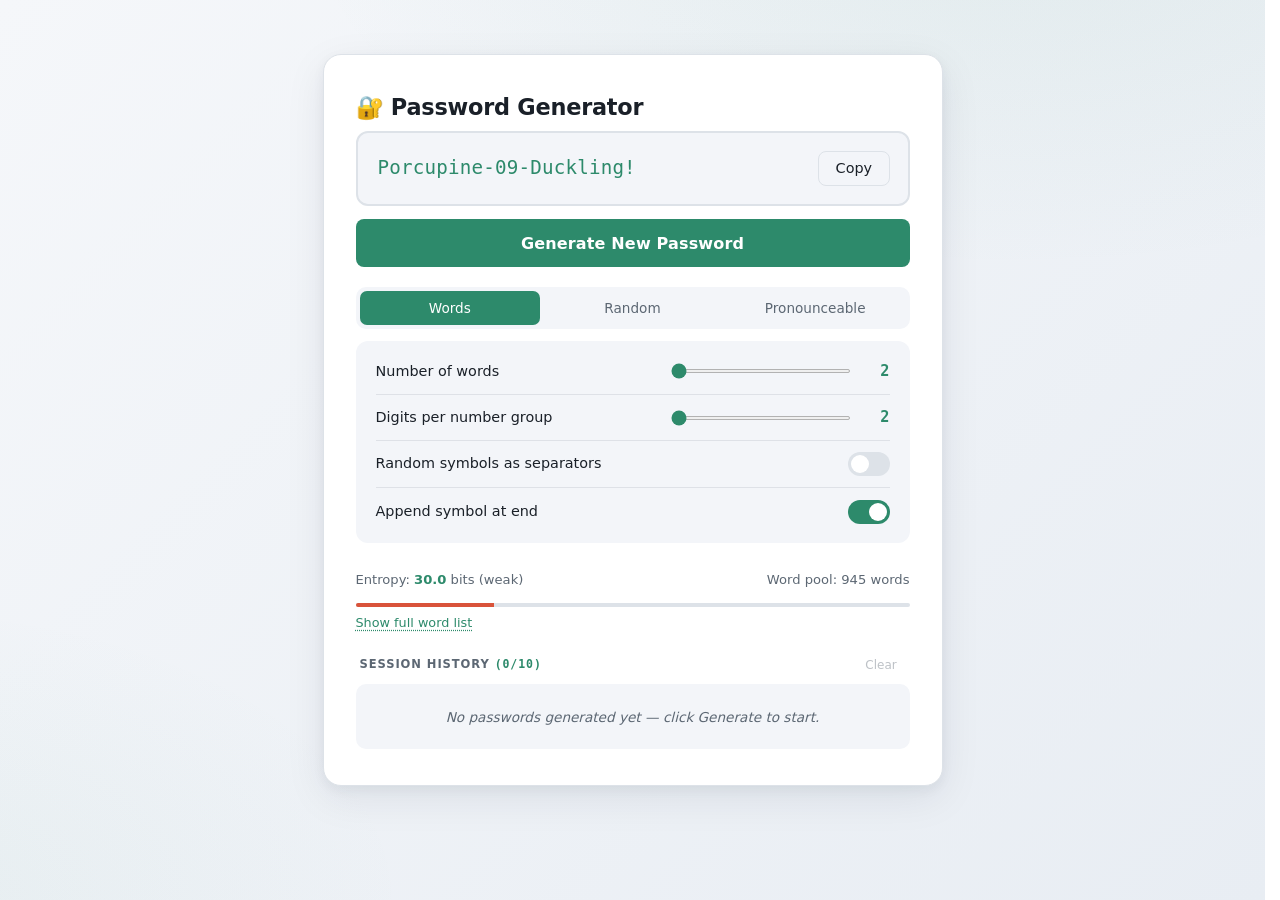
<file: tools/password-generator.html>
<!DOCTYPE html>
<html lang="en">

<head>
  <meta charset="UTF-8">
  <meta name="viewport" content="width=device-width, initial-scale=1.0">
  <title>Password Generator</title>
  <style>
    * {
      box-sizing: border-box;
      margin: 0;
      padding: 0;
    }

    :root {
      color-scheme: dark;
      --bg-card: #1a2028;
      --bg-input: #232b35;
      --fg: #e6edf3;
      --fg-muted: #8b96a3;
      --accent: #7fc8a9;
      --accent-hover: #95d4b8;
      --on-accent: #0f1419;
      --border: #2d3744;
      --border-hover: #3a4555;
      --row-divider: rgba(45, 55, 68, 0.5);
      --success: #7fc8a9;
      --shadow: 0 25px 70px rgba(0, 0, 0, 0.5);
      --bg-gradient:
        radial-gradient(1200px 600px at 80% -10%, rgba(127, 200, 169, 0.08), transparent 60%),
        radial-gradient(900px 500px at -10% 100%, rgba(127, 200, 169, 0.05), transparent 60%),
        linear-gradient(135deg, #0b0f14 0%, #141b24 100%);
      --hover-tint: rgba(127, 200, 169, 0.08);
      --strength-weak: #ff8a65;
      --strength-ok: #ffc46b;
      --strength-strong: #7fc8a9;
    }

    @media (prefers-color-scheme: light) {
      :root {
        color-scheme: light;
        --bg-card: #ffffff;
        --bg-input: #f3f5f9;
        --fg: #1a2028;
        --fg-muted: #5c6773;
        --accent: #2d8a6b;
        --accent-hover: #246e55;
        --on-accent: #ffffff;
        --border: #dde2e8;
        --border-hover: #b8c1cc;
        --row-divider: rgba(45, 55, 68, 0.1);
        --success: #2d8a6b;
        --shadow: 0 12px 40px rgba(15, 30, 50, 0.08), 0 4px 12px rgba(15, 30, 50, 0.05);
        --bg-gradient:
          radial-gradient(1200px 600px at 80% -10%, rgba(45, 138, 107, 0.07), transparent 60%),
          radial-gradient(900px 500px at -10% 100%, rgba(45, 138, 107, 0.05), transparent 60%),
          linear-gradient(135deg, #f5f7fa 0%, #e8edf3 100%);
        --hover-tint: rgba(45, 138, 107, 0.07);
        --strength-weak: #d9533a;
        --strength-ok: #c98a00;
        --strength-strong: #2d8a6b;
      }
    }

    html {
      font-size: 16px;
      scrollbar-gutter: stable;
    }

    body {
      font-family: -apple-system, BlinkMacSystemFont, "Segoe UI", Roboto, system-ui, sans-serif;
      background: var(--bg-gradient);
      background-attachment: fixed;
      color: var(--fg);
      min-height: 100vh;
      display: flex;
      align-items: flex-start;
      justify-content: center;
      padding: clamp(1.5rem, 6vh, 4rem) 1rem 3rem;
      line-height: 1.5;
    }

    main {
      background: var(--bg-card);
      border-radius: 18px;
      padding: 2.25rem 2rem;
      box-shadow: var(--shadow);
      max-width: 620px;
      width: 100%;
      border: 1px solid var(--border);
    }

    h1 {
      font-size: 1.4rem;
      font-weight: 600;
      margin-bottom: 0.4rem;
      letter-spacing: -0.01em;
    }

    .password-display {
      background: var(--bg-input);
      border: 2px solid var(--border);
      border-radius: 12px;
      padding: 1.1rem 1.1rem 1.1rem 1.25rem;
      margin-bottom: 0.85rem;
      display: flex;
      align-items: center;
      gap: 0.75rem;
      transition: border-color 0.2s;
    }

    .password-display:hover {
      border-color: var(--border-hover);
    }

    #password {
      font-family: "SF Mono", Menlo, Consolas, "Cascadia Code", monospace;
      font-size: 1.2rem;
      font-weight: 500;
      flex: 1;
      word-break: break-all;
      color: var(--accent);
      user-select: all;
      cursor: text;
      min-height: 1.5em;
      letter-spacing: 0.01em;
    }

    button {
      font-family: inherit;
      font-size: 0.9rem;
      font-weight: 500;
      padding: 0.55rem 1.05rem;
      border-radius: 8px;
      border: none;
      cursor: pointer;
      transition: all 0.15s;
      white-space: nowrap;
    }

    .btn-copy {
      background: transparent;
      color: var(--fg);
      border: 1px solid var(--border);
    }

    .btn-copy:hover {
      background: var(--border);
    }

    .btn-copy.copied {
      background: var(--success);
      color: var(--on-accent);
      border-color: var(--success);
    }

    .btn-generate {
      background: var(--accent);
      color: var(--on-accent);
      width: 100%;
      padding: 0.9rem;
      font-size: 1rem;
      font-weight: 600;
      margin-bottom: 1.25rem;
      letter-spacing: 0.01em;
    }

    .btn-generate:hover {
      background: var(--accent-hover);
    }

    .btn-generate:active {
      transform: translateY(1px);
    }

    .format-tabs {
      display: flex;
      background: var(--bg-input);
      border-radius: 10px;
      padding: 4px;
      margin-bottom: 0.75rem;
      gap: 2px;
    }

    .format-tab {
      flex: 1;
      background: transparent;
      border: none;
      padding: 0.55rem 0.5rem;
      border-radius: 7px;
      color: var(--fg-muted);
      cursor: pointer;
      font-size: 0.85rem;
      font-weight: 500;
      font-family: inherit;
      transition: all 0.15s;
    }

    .format-tab:hover:not(.active) {
      color: var(--fg);
      background: var(--hover-tint);
    }

    .format-tab.active {
      background: var(--accent);
      color: var(--on-accent);
    }

    .controls {
      background: var(--bg-input);
      border-radius: 12px;
      padding: 0.5rem 1.25rem;
      margin-bottom: 1rem;
    }

    .control-row {
      display: flex;
      align-items: center;
      justify-content: space-between;
      padding: 0.7rem 0;
      gap: 1rem;
      border-bottom: 1px solid var(--row-divider);
    }

    .control-row:last-child {
      border-bottom: none;
    }

    .control-row>label:first-child {
      font-size: 0.9rem;
      color: var(--fg);
      flex: 1 1 auto;
    }

    .control-row .value {
      color: var(--accent);
      font-weight: 600;
      font-family: "SF Mono", monospace;
      min-width: 1.5em;
      text-align: right;
      font-size: 0.95rem;
    }

    input[type="range"] {
      flex: 0 1 180px;
      accent-color: var(--accent);
      height: 4px;
    }

    /* Toggle switch */
    .toggle {
      position: relative;
      display: inline-block;
      width: 42px;
      height: 24px;
      flex: 0 0 auto;
    }

    .toggle input {
      opacity: 0;
      width: 0;
      height: 0;
    }

    .slider {
      position: absolute;
      cursor: pointer;
      inset: 0;
      background: var(--border);
      border-radius: 24px;
      transition: 0.2s;
    }

    .slider:before {
      content: "";
      position: absolute;
      height: 18px;
      width: 18px;
      left: 3px;
      top: 3px;
      background: white;
      border-radius: 50%;
      transition: 0.2s;
    }

    .toggle input:checked+.slider {
      background: var(--accent);
    }

    .toggle input:checked+.slider:before {
      transform: translateX(18px);
    }

    .meta {
      display: flex;
      justify-content: space-between;
      flex-wrap: wrap;
      gap: 0.5rem 1rem;
      font-size: 0.82rem;
      color: var(--fg-muted);
      margin-top: 0.2rem;
      padding: 0.7rem 0 0.2rem;
    }

    .meta strong {
      color: var(--accent);
      font-weight: 600;
    }

    .strength-bar {
      height: 4px;
      background: var(--border);
      border-radius: 2px;
      overflow: hidden;
      margin-top: 0.6rem;
    }

    .strength-fill {
      height: 100%;
      width: 0%;
      background: var(--accent);
      transition: width 0.25s ease, background 0.25s ease;
    }

    .strength-fill.weak {
      background: var(--strength-weak);
    }

    .strength-fill.ok {
      background: var(--strength-ok);
    }

    .strength-fill.strong {
      background: var(--strength-strong);
    }

    .wordlist-toggle {
      display: inline-block;
      background: none;
      border: none;
      color: var(--accent);
      cursor: pointer;
      font-size: 0.8rem;
      font-family: inherit;
      padding: 0;
      margin-top: 0.5rem;
      text-decoration: underline dotted;
      text-underline-offset: 3px;
    }

    .wordlist-toggle:hover {
      color: var(--accent-hover);
    }

    #wordlist {
      display: none;
      margin-top: 0.75rem;
      padding: 1rem;
      background: var(--bg-input);
      border-radius: 8px;
      font-family: "SF Mono", Menlo, Consolas, monospace;
      font-size: 0.78rem;
      color: var(--fg-muted);
      max-height: 280px;
      overflow-y: auto;
      line-height: 1.7;
      word-spacing: 0.4em;
    }

    #wordlist.show {
      display: block;
    }

    /* History section */
    .history {
      margin-top: 1.25rem;
    }

    .history-header {
      display: flex;
      justify-content: space-between;
      align-items: center;
      margin-bottom: 0.55rem;
      padding: 0 0.25rem;
    }

    .history-header h2 {
      font-size: 0.72rem;
      font-weight: 600;
      color: var(--fg-muted);
      text-transform: uppercase;
      letter-spacing: 0.08em;
    }

    .history-header .count {
      color: var(--accent);
      font-family: "SF Mono", monospace;
      font-weight: 600;
    }

    .btn-clear {
      background: none;
      border: none;
      color: var(--fg-muted);
      cursor: pointer;
      font-size: 0.75rem;
      font-family: inherit;
      padding: 0.25rem 0.55rem;
      border-radius: 5px;
      transition: all 0.15s;
    }

    .btn-clear:hover {
      color: var(--fg);
      background: var(--bg-input);
    }

    .btn-clear:disabled {
      opacity: 0.4;
      cursor: not-allowed;
    }

    .btn-clear:disabled:hover {
      background: none;
      color: var(--fg-muted);
    }

    .history-list {
      background: var(--bg-input);
      border-radius: 10px;
      list-style: none;
      padding: 0.3rem;
      max-height: 320px;
      overflow-y: auto;
    }

    .history-empty {
      color: var(--fg-muted);
      text-align: center;
      padding: 1.1rem;
      font-size: 0.85rem;
      font-style: italic;
    }

    .history-item {
      display: flex;
      align-items: center;
      gap: 0.5rem;
      padding: 0.45rem 0.6rem;
      border-radius: 6px;
      transition: background 0.15s;
    }

    .history-item+.history-item {
      margin-top: 1px;
    }

    .history-item:hover {
      background: var(--hover-tint);
    }

    .history-item .idx {
      font-family: "SF Mono", monospace;
      font-size: 0.72rem;
      color: var(--fg-muted);
      flex: 0 0 auto;
      min-width: 1.6em;
      text-align: right;
    }

    .history-item .pw {
      font-family: "SF Mono", Menlo, Consolas, monospace;
      font-size: 0.88rem;
      flex: 1;
      word-break: break-all;
      color: var(--fg);
      user-select: all;
      cursor: text;
    }

    .history-item .pw.newest {
      color: var(--accent);
    }

    .history-item .btn-mini {
      background: transparent;
      border: 1px solid var(--border);
      color: var(--fg-muted);
      padding: 0.25rem 0.55rem;
      font-size: 0.72rem;
      border-radius: 5px;
      cursor: pointer;
      flex: 0 0 auto;
      transition: all 0.15s;
    }

    .history-item .btn-mini:hover {
      color: var(--fg);
      border-color: var(--accent);
    }

    .history-item .btn-mini.copied {
      color: var(--on-accent);
      background: var(--success);
      border-color: var(--success);
    }

    @media (max-width: 540px) {
      main {
        padding: 1.5rem 1.25rem;
      }

      #password {
        font-size: 1rem;
      }

      .control-row {
        flex-wrap: wrap;
      }

      input[type="range"] {
        flex: 1 1 100%;
        max-width: none;
      }
    }
  </style>
</head>

<body>
  <main>
    <h1>🔐 Password Generator</h1>

    <div class="password-display">
      <div id="password">Click Generate</div>
      <button class="btn-copy" id="copy" title="Copy to clipboard">Copy</button>
    </div>

    <button class="btn-generate" id="generate">Generate New Password</button>

    <div class="format-tabs" role="tablist">
      <button class="format-tab active" data-format="words" type="button">Words</button>
      <button class="format-tab" data-format="random" type="button">Random</button>
      <button class="format-tab" data-format="pronounceable" type="button">Pronounceable</button>
    </div>

    <div class="controls format-section" data-format="words">
      <div class="control-row">
        <label for="wordCount">Number of words</label>
        <input type="range" min="2" max="5" value="2" id="wordCount">
        <span class="value" id="wordCountVal">2</span>
      </div>
      <div class="control-row">
        <label for="digitCount">Digits per number group</label>
        <input type="range" min="2" max="4" value="2" id="digitCount">
        <span class="value" id="digitCountVal">2</span>
      </div>
      <div class="control-row">
        <label for="symbolSep">Random symbols as separators</label>
        <label class="toggle">
          <input type="checkbox" id="symbolSep">
          <span class="slider"></span>
        </label>
      </div>
      <div class="control-row">
        <label for="appendSymbol">Append symbol at end</label>
        <label class="toggle">
          <input type="checkbox" id="appendSymbol" checked>
          <span class="slider"></span>
        </label>
      </div>
    </div>

    <div class="controls format-section" data-format="random" hidden>
      <div class="control-row">
        <label for="randomLength">Length</label>
        <input type="range" min="8" max="48" value="16" id="randomLength">
        <span class="value" id="randomLengthVal">16</span>
      </div>
      <div class="control-row">
        <label for="useUpper">Uppercase (A–Z)</label>
        <label class="toggle">
          <input type="checkbox" id="useUpper" checked>
          <span class="slider"></span>
        </label>
      </div>
      <div class="control-row">
        <label for="useLower">Lowercase (a–z)</label>
        <label class="toggle">
          <input type="checkbox" id="useLower" checked>
          <span class="slider"></span>
        </label>
      </div>
      <div class="control-row">
        <label for="useDigits">Digits (0–9)</label>
        <label class="toggle">
          <input type="checkbox" id="useDigits" checked>
          <span class="slider"></span>
        </label>
      </div>
      <div class="control-row">
        <label for="useSymbols">Symbols (!@#$…)</label>
        <label class="toggle">
          <input type="checkbox" id="useSymbols" checked>
          <span class="slider"></span>
        </label>
      </div>
      <div class="control-row">
        <label for="avoidAmbig">Avoid ambiguous (I l 1 O 0 o)</label>
        <label class="toggle">
          <input type="checkbox" id="avoidAmbig">
          <span class="slider"></span>
        </label>
      </div>
    </div>

    <div class="controls format-section" data-format="pronounceable" hidden>
      <div class="control-row">
        <label for="pronSyllables">Number of syllables</label>
        <input type="range" min="3" max="10" value="6" id="pronSyllables">
        <span class="value" id="pronSyllablesVal">6</span>
      </div>
      <div class="control-row">
        <label for="pronGroups">Hyphenate every N syllables</label>
        <input type="range" min="1" max="5" value="2" id="pronGroups">
        <span class="value" id="pronGroupsVal">2</span>
      </div>
      <div class="control-row">
        <label for="pronNumber">Append number group</label>
        <label class="toggle">
          <input type="checkbox" id="pronNumber" checked>
          <span class="slider"></span>
        </label>
      </div>
      <div class="control-row">
        <label for="pronDigits">Digits in number group</label>
        <input type="range" min="2" max="4" value="2" id="pronDigits">
        <span class="value" id="pronDigitsVal">2</span>
      </div>
      <div class="control-row">
        <label for="pronSymbol">Append symbol</label>
        <label class="toggle">
          <input type="checkbox" id="pronSymbol" checked>
          <span class="slider"></span>
        </label>
      </div>
    </div>

    <div class="meta">
      <span>Entropy: <strong id="entropy">—</strong> bits <span id="strengthLabel"></span></span>
      <span id="wordPoolSize">Word pool: — words</span>
    </div>
    <div class="strength-bar">
      <div class="strength-fill" id="strengthFill"></div>
    </div>

    <div class="format-section" data-format="words">
      <button class="wordlist-toggle" id="toggleWordlist" type="button">Show full word list</button>
      <div id="wordlist"></div>
    </div>

    <div class="history">
      <div class="history-header">
        <h2>Session history <span class="count" id="historyCount">(0/10)</span></h2>
        <button class="btn-clear" id="clearHistory" disabled>Clear</button>
      </div>
      <ul class="history-list" id="historyList">
        <li class="history-empty">No passwords generated yet — click Generate to start.</li>
      </ul>
    </div>
  </main>

  <script>
    /**
     * Password generator — client-side only, no network calls.
     *
     * Random bytes are drawn from `crypto.getRandomValues` with rejection sampling
     * so there is no modulo bias in any selection.
     *
     * Three output formats are supported:
     *   words         — concatenated words from the curated pool below
     *   random        — uniformly random characters from configurable classes
     *   pronounceable — alternating consonant/vowel syllables
     *
     * Generated passwords are mirrored into an in-memory history capped at
     * HISTORY_MAX entries. History is intentionally not persisted; it is wiped
     * on page reload.
     */

    /**
     * Curated pool of nouns and adjectives.
     * No verbs (avoids accidental imperative phrases like "Kick-Cat").
     * No slang, body parts, weapons, or words with offensive secondary meanings.
     * Grouped below by category for ease of review; runtime order is irrelevant.
     * All entries are lowercase — `capitalize()` is applied at generation time.
     */
    const WORDS = [
      // Adjectives — colors, textures, qualities, temperature, feel
      "amber", "autumn", "azure", "balmy", "beige", "bold", "brave", "breezy", "bright", "bronze",
      "bubbly", "calm", "cheery", "chilly", "classy", "clever", "cloudy", "cool", "copper", "coral",
      "cosmic", "cozy", "creamy", "crimson", "crisp", "crystal", "cuddly", "dapper", "dazzling", "deep",
      "dewy", "dreamy", "elegant", "emerald", "fancy", "festive", "fluffy", "foggy", "frosty", "fuzzy",
      "gentle", "glassy", "gleaming", "glossy", "glowing", "golden", "graceful", "grand", "grassy", "happy",
      "hazel", "hearty", "honey", "hushed", "icy", "indigo", "ivory", "jade", "jolly", "joyful",
      "jumbo", "kind", "lacy", "lavender", "lemon", "lilac", "little", "lively", "lofty", "lovely",
      "loyal", "lucky", "lush", "magenta", "magical", "magnetic", "majestic", "maroon", "mellow", "merry",
      "mighty", "mild", "minty", "misty", "mossy", "navy", "neat", "nifty", "nimble", "noble",
      "ochre", "olive", "peaceful", "peachy", "pearl", "perky", "pink", "placid", "playful", "plucky",
      "plum", "plush", "polished", "precious", "pretty", "pristine", "proud", "puffy", "quaint", "quick",
      "quiet", "quirky", "radiant", "rainbow", "regal", "rosy", "royal", "ruby", "rustic", "saffron",
      "sandy", "sapphire", "satin", "savory", "scarlet", "scented", "serene", "shady", "shimmery", "shiny",
      "silken", "silky", "silly", "silver", "simple", "smooth", "snowy", "snug", "soft", "solar",
      "sparkly", "spicy", "splendid", "springy", "starry", "steady", "stellar", "sterling", "stylish", "sunlit",
      "sunny", "swift", "tangy", "teal", "tender", "thrifty", "tidy", "tiny", "toasty", "topaz",
      "tranquil", "turquoise", "valiant", "vast", "velvet", "vibrant", "vintage", "violet", "vivid", "warm",
      "whimsical", "wintry", "wise", "witty", "wooden", "woolly", "yellow", "zesty",

      // Animals
      "alpaca", "antelope", "badger", "beaver", "bison", "bobcat", "bunny", "butterfly", "camel", "capybara",
      "caribou", "chickadee", "chipmunk", "condor", "cougar", "crane", "cricket", "dolphin", "dragonfly", "duckling",
      "eagle", "falcon", "fawn", "ferret", "finch", "firefly", "flamingo", "fox", "frog", "gazelle",
      "gecko", "giraffe", "goldfish", "goose", "hamster", "hare", "hawk", "hedgehog", "heron", "hummingbird",
      "husky", "ibis", "iguana", "jaguar", "jellyfish", "kangaroo", "kingfisher", "kitten", "koala", "ladybug",
      "lamb", "lemur", "leopard", "lion", "lizard", "llama", "lobster", "lynx", "macaw", "magpie",
      "manatee", "mantis", "marmot", "meerkat", "mongoose", "moose", "narwhal", "newt", "nightingale", "ocelot",
      "octopus", "otter", "owl", "panda", "panther", "parrot", "peacock", "pelican", "penguin", "pheasant",
      "pigeon", "platypus", "pony", "porcupine", "puffin", "puppy", "quail", "rabbit", "raccoon", "raven",
      "reindeer", "robin", "salamander", "salmon", "sandpiper", "seahorse", "seal", "sheep", "sloth", "sparrow",
      "squid", "squirrel", "starfish", "stork", "swan", "tadpole", "tiger", "toucan", "turtle", "walrus",
      "warbler", "weasel", "whale", "wolf", "wombat", "wren", "yak", "zebra",

      // Plants, trees, flowers, herbs
      "acacia", "alder", "almond", "anemone", "apple", "apricot", "ash", "aspen", "aster", "azalea",
      "bamboo", "basil", "beech", "begonia", "birch", "bluebell", "buttercup", "cactus", "camellia", "carnation",
      "cedar", "chestnut", "clematis", "clover", "cosmos", "crocus", "cypress", "daffodil", "dahlia", "daisy",
      "dandelion", "dogwood", "elm", "eucalyptus", "fern", "fig", "fir", "foxglove", "gardenia", "geranium",
      "ginger", "ginkgo", "hawthorn", "heather", "hibiscus", "holly", "honeysuckle", "hyacinth", "iris", "ivy",
      "jasmine", "juniper", "larkspur", "laurel", "lichen", "lily", "lime", "linden", "lotus", "magnolia",
      "mahogany", "marigold", "mint", "mistletoe", "moss", "mulberry", "myrtle", "oak", "oleander", "orchid",
      "oregano", "palm", "pansy", "parsley", "peach", "pear", "peony", "peppermint", "periwinkle", "petunia",
      "pine", "pineapple", "poplar", "poppy", "primrose", "redwood", "rose", "rosemary", "rowan", "sage",
      "sequoia", "snowdrop", "spruce", "sunflower", "sycamore", "tansy", "teak", "thistle", "thyme", "tulip",
      "vanilla", "verbena", "willow", "wisteria", "yarrow", "yew", "zinnia",

      // Nature, weather, places
      "atoll", "aurora", "bay", "beach", "blizzard", "bluff", "boulder", "breeze", "brook", "butte",
      "canyon", "cape", "cavern", "cliff", "cloud", "comet", "cove", "crater", "creek", "crescent",
      "dawn", "delta", "desert", "drizzle", "dune", "dusk", "ember", "evening", "fjord", "fog",
      "forest", "fountain", "frost", "galaxy", "garden", "geode", "geyser", "glacier", "glade", "granite",
      "grotto", "grove", "harbor", "haven", "haze", "highland", "horizon", "iceberg", "inlet", "island",
      "isle", "jungle", "lagoon", "lake", "lava", "lighthouse", "marsh", "meadow", "mesa", "meteor",
      "midnight", "monsoon", "moon", "morning", "mountain", "nebula", "noon", "oasis", "ocean", "orchard",
      "pasture", "peak", "pebble", "peninsula", "planet", "plateau", "pond", "prairie", "quarry", "rainbow",
      "rainforest", "rapids", "ravine", "reef", "ridge", "river", "savanna", "shore", "sky", "snowflake",
      "spring", "star", "stream", "summer", "summit", "sunbeam", "sundown", "sunrise", "sunset", "surf",
      "taiga", "thunder", "tide", "tropics", "tundra", "twilight", "valley", "volcano", "waterfall", "wave",
      "wetland", "wilderness", "winter", "woodland",

      // Food, drink
      "avocado", "bagel", "banana", "biscuit", "blueberry", "brioche", "brownie", "cake", "candy", "cantaloupe",
      "caramel", "cashew", "cheddar", "cheese", "cherry", "chocolate", "cider", "cinnamon", "cobbler", "cocoa",
      "coconut", "coffee", "cookie", "cracker", "cranberry", "cream", "croissant", "crumpet", "cupcake", "custard",
      "donut", "dumpling", "eclair", "fondue", "fritter", "fudge", "gelato", "gingerbread", "granola", "grape",
      "hazelnut", "jelly", "kiwi", "lemonade", "macaron", "macaroon", "mango", "maple", "marmalade", "marshmallow",
      "marzipan", "melon", "meringue", "milk", "mocha", "muffin", "nectarine", "nougat", "nutmeg", "oatmeal",
      "orange", "pancake", "papaya", "parmesan", "pasta", "pastry", "peanut", "pecan", "persimmon", "pickle",
      "pistachio", "popcorn", "pretzel", "pudding", "pumpkin", "quiche", "quince", "raisin", "raspberry", "ravioli",
      "rhubarb", "ricotta", "scone", "sesame", "sherbet", "shortcake", "smoothie", "sorbet", "sprinkle", "strudel",
      "sugar", "sundae", "syrup", "tangerine", "tea", "tiramisu", "toast", "toffee", "tomato", "tortilla",
      "truffle", "waffle", "walnut", "watermelon", "yogurt",

      // Gems, minerals, metals
      "agate", "alabaster", "amethyst", "aquamarine", "aventurine", "azurite", "beryl", "brass", "carnelian", "chalcedony",
      "citrine", "cobalt", "diamond", "fluorite", "garnet", "gold", "hematite", "iolite", "jasper", "kunzite",
      "labradorite", "lapis", "larimar", "malachite", "marble", "mica", "moonstone", "obsidian", "onyx", "opal",
      "peridot", "pewter", "platinum", "pyrite", "quartz", "rhodonite", "sapphire", "sardonyx", "selenite", "slate",
      "spinel", "sunstone", "tanzanite", "titanium", "tourmaline", "zircon",

      // Objects, cozy/safe items
      "abacus", "accordion", "anchor", "apron", "armchair", "atlas", "balcony", "balloon", "banjo", "banner",
      "basket", "beacon", "bell", "binoculars", "blanket", "blender", "boat", "bonfire", "bookcase", "bookmark",
      "bottle", "bouquet", "bracelet", "bridge", "brochure", "brush", "bucket", "buckle", "button", "cabin",
      "calendar", "camera", "candle", "canoe", "canopy", "canvas", "carriage", "cart", "castle", "cauldron",
      "ceramic", "chalice", "chandelier", "chimney", "clipboard", "cloak", "clock", "cobblestone", "compass", "cottage",
      "couch", "cradle", "crayon", "crown", "cushion", "dome", "doorbell", "drum", "easel", "embroidery",
      "envelope", "fan", "feather", "fence", "ferry", "festival", "fiddle", "fireplace", "flag", "flannel",
      "flask", "flute", "footbridge", "frame", "gallery", "garland", "gateway", "gazebo", "glove", "gondola",
      "hammock", "harmonica", "harp", "helmet", "hourglass", "igloo", "inn", "jacket", "jar", "journal",
      "kazoo", "kettle", "key", "kimono", "kite", "knapsack", "knot", "lace", "ladder", "lamp",
      "lantern", "library", "locket", "lodge", "mansion", "mask", "medal", "medallion", "mosaic", "mug",
      "necklace", "notebook", "novel", "observatory", "oboe", "orchestra", "organ", "ornament", "paddle", "pagoda",
      "painting", "palace", "paper", "parasol", "parchment", "parka", "parlor", "pavilion", "pendant", "piano",
      "picnic", "pillar", "pillow", "pinwheel", "pocket", "portrait", "postcard", "pottery", "pyramid", "quill",
      "quilt", "raft", "ranch", "ribbon", "ring", "robe", "rocker", "rocket", "rope", "rug",
      "sail", "sailboat", "sandcastle", "scarf", "scooter", "scroll", "sculpture", "seashell", "shawl", "shelf",
      "shutter", "sketch", "skylight", "sleigh", "slipper", "snowball", "snowman", "sofa", "spool", "spoon",
      "spyglass", "stadium", "stagecoach", "stairway", "statue", "stockings", "studio", "suitcase", "sundial", "surfboard",
      "sweater", "swing", "table", "tablet", "tambourine", "tapestry", "tassel", "teacup", "telescope", "tent",
      "terrace", "thread", "throne", "tiara", "tile", "torch", "totem", "tower", "train", "treasure",
      "treehouse", "trellis", "trinket", "trolley", "trumpet", "tunnel", "ukulele", "umbrella", "vase", "veranda",
      "vest", "vineyard", "violin", "wagon", "wallet", "wand", "watch", "weathervane", "whistle", "windmill",
      "window", "workshop", "wreath", "xylophone", "yarn", "zither",

      // Fantasy, mythical, fairytale
      "amulet", "centaur", "charm", "dragon", "elf", "fable", "fairy", "fauna", "flora", "gargoyle",
      "genie", "ghost", "giant", "gnome", "griffin", "knight", "kraken", "legend", "manor", "mermaid",
      "monarch", "myth", "nymph", "oracle", "paladin", "pegasus", "phoenix", "pixie", "prince", "princess",
      "queen", "quest", "ranger", "realm", "rune", "scribe", "seer", "sentinel", "shire", "sorcerer",
      "spell", "sphinx", "sprite", "squire", "talisman", "titan", "tome", "troubadour", "unicorn", "vassal", "wizard"
    ];

    /** Punctuation pool used for separators and appended suffix. */
    const SYMBOLS = ['!', '@', '#', '$', '%', '&', '*', '+', '?', '=', '~', '^'];

    // =====================================================================
    // Random primitives
    // =====================================================================

    /**
     * Return an integer uniformly distributed in [0, max).
     * Uses rejection sampling over 32-bit crypto bytes to eliminate the
     * modulo bias that `crypto.getRandomValues(buf)[0] % max` would introduce.
     */
    function secureRandom(max) {
      const range = 2 ** 32;
      const limit = range - (range % max);
      const buf = new Uint32Array(1);
      let r;
      do {
        crypto.getRandomValues(buf);
        r = buf[0];
      } while (r >= limit);
      return r % max;
    }

    /** Return a uniformly random element from the array. */
    function pick(arr) { return arr[secureRandom(arr.length)]; }

    /** Uppercase the first character of the string. */
    function capitalize(s) { return s[0].toUpperCase() + s.slice(1); }

    /** Return a string of `n` random decimal digits. */
    function randomDigits(n) {
      let out = '';
      for (let i = 0; i < n; i++) out += secureRandom(10);
      return out;
    }

    // =====================================================================
    // Character pools (non-word formats)
    // =====================================================================

    const UPPER = 'ABCDEFGHIJKLMNOPQRSTUVWXYZ';
    const LOWER = 'abcdefghijklmnopqrstuvwxyz';
    const DIGITS = '0123456789';

    /** Glyphs commonly confused in many fonts; excluded when "avoid ambiguous" is on. */
    const AMBIG = /[Il1O0o]/g;

    /** Consonants for pronounceable syllables. Q, X, Y are omitted as they
     *  do not pair cleanly with a single following vowel. */
    const CONSONANTS = 'bcdfghjklmnprstvwz';
    const VOWELS = 'aeiou';

    // =====================================================================
    // Format: Words
    // Produces e.g. `Maple-47-Tiger!` — N capitalized words from WORDS,
    // joined by separators with optional numeric groups between them and
    // an optional trailing symbol.
    // =====================================================================

    /** Build a word-format password using the supplied options. */
    function generateWords(opts) {
      const sep = () => opts.symbolSep ? pick(SYMBOLS) : '-';
      const parts = [];
      for (let i = 0; i < opts.wordCount; i++) {
        if (i > 0) {
          parts.push(sep());
          parts.push(randomDigits(opts.digitCount));
          parts.push(sep());
        }
        parts.push(capitalize(pick(WORDS)));
      }
      if (opts.appendSymbol) parts.push(pick(SYMBOLS));
      return parts.join('');
    }

    /** Estimated entropy in bits for the words format. */
    function entropyWords(opts) {
      const wordBits = Math.log2(WORDS.length) * opts.wordCount;
      const numberBits = Math.log2(10) * opts.digitCount * (opts.wordCount - 1);
      let symBits = 0;
      if (opts.symbolSep) symBits += Math.log2(SYMBOLS.length) * (opts.wordCount - 1) * 2;
      if (opts.appendSymbol) symBits += Math.log2(SYMBOLS.length);
      return wordBits + numberBits + symBits;
    }

    // =====================================================================
    // Format: Random characters
    // Produces a uniformly random string drawn from the union of selected
    // character classes (upper, lower, digits, symbols), with optional
    // exclusion of visually ambiguous glyphs.
    // =====================================================================

    /** Compose the character pool from selected classes, applying the ambig filter. */
    function randomPool(opts) {
      let pool = '';
      if (opts.useUpper) pool += UPPER;
      if (opts.useLower) pool += LOWER;
      if (opts.useDigits) pool += DIGITS;
      if (opts.useSymbols) pool += SYMBOLS.join('');
      if (opts.avoidAmbig) pool = pool.replace(AMBIG, '');
      return pool;
    }

    /** Build a random-character password. Returns a hint string if the pool is empty. */
    function generateRandom(opts) {
      const pool = randomPool(opts);
      if (!pool) return '(select at least one character set)';
      let pw = '';
      for (let i = 0; i < opts.randomLength; i++) {
        pw += pool[secureRandom(pool.length)];
      }
      return pw;
    }

    /** Estimated entropy in bits for the random format. */
    function entropyRandom(opts) {
      const pool = randomPool(opts);
      return pool.length > 0 ? Math.log2(pool.length) * opts.randomLength : 0;
    }

    // =====================================================================
    // Format: Pronounceable
    // Produces strictly alternating consonant-vowel syllables, e.g.
    // `Bekafori-23!`. The CV pattern keeps each syllable typeable and
    // makes accidental English-word formation effectively impossible.
    // =====================================================================

    /** Build a pronounceable password with optional number and symbol suffixes. */
    function generatePronounceable(opts) {
      const group = Math.max(1, opts.pronGroups);
      let pw = '';
      for (let i = 0; i < opts.pronSyllables; i++) {
        if (i > 0 && i % group === 0) pw += '-';
        pw += CONSONANTS[secureRandom(CONSONANTS.length)];
        pw += VOWELS[secureRandom(VOWELS.length)];
      }
      pw = pw[0].toUpperCase() + pw.slice(1);
      if (opts.pronNumber) pw += '-' + randomDigits(opts.pronDigits);
      if (opts.pronSymbol) pw += pick(SYMBOLS);
      return pw;
    }

    /** Estimated entropy in bits for the pronounceable format. */
    function entropyPronounceable(opts) {
      const perSyllable = Math.log2(CONSONANTS.length * VOWELS.length);
      let bits = perSyllable * opts.pronSyllables;
      if (opts.pronNumber) bits += Math.log2(10) * opts.pronDigits;
      if (opts.pronSymbol) bits += Math.log2(SYMBOLS.length);
      return bits;
    }

    // =====================================================================
    // Dispatchers
    // =====================================================================

    /** Generate a password using the format named by opts.format. */
    function generate(opts) {
      switch (opts.format) {
        case 'random': return generateRandom(opts);
        case 'pronounceable': return generatePronounceable(opts);
        case 'words':
        default: return generateWords(opts);
      }
    }

    /** Estimated entropy in bits using the format named by opts.format. */
    function calcEntropy(opts) {
      switch (opts.format) {
        case 'random': return entropyRandom(opts);
        case 'pronounceable': return entropyPronounceable(opts);
        case 'words':
        default: return entropyWords(opts);
      }
    }

    /** Map entropy bits to a strength tier descriptor for the meter and bar. */
    function strengthInfo(bits) {
      if (bits < 35) return { label: '(weak)', cls: 'weak', pct: 25 };
      if (bits < 55) return { label: '(reasonable)', cls: 'ok', pct: 50 };
      if (bits < 75) return { label: '(strong)', cls: 'strong', pct: 75 };
      return { label: '(very strong)', cls: 'strong', pct: 100 };
    }

    // =====================================================================
    // DOM helpers and state
    // =====================================================================

    /** Shorthand for document.getElementById. */
    const $ = id => document.getElementById(id);

    /** Currently selected format; mirrored to the .active tab and visible .format-section. */
    let currentFormat = 'words';

    /** Snapshot every form input across all format panels into a single options object. */
    function getOpts() {
      return {
        format: currentFormat,
        // Words panel
        wordCount: +$('wordCount').value,
        digitCount: +$('digitCount').value,
        symbolSep: $('symbolSep').checked,
        appendSymbol: $('appendSymbol').checked,
        // Random panel
        randomLength: +$('randomLength').value,
        useUpper: $('useUpper').checked,
        useLower: $('useLower').checked,
        useDigits: $('useDigits').checked,
        useSymbols: $('useSymbols').checked,
        avoidAmbig: $('avoidAmbig').checked,
        // Pronounceable panel
        pronSyllables: +$('pronSyllables').value,
        pronGroups: +$('pronGroups').value,
        pronNumber: $('pronNumber').checked,
        pronDigits: +$('pronDigits').value,
        pronSymbol: $('pronSymbol').checked,
      };
    }

    /** Footer string describing the source pool for the active format. */
    function poolLabel(opts) {
      if (opts.format === 'words') return `Word pool: ${WORDS.length} words`;
      if (opts.format === 'random') return `Char pool: ${randomPool(opts).length} chars`;
      if (opts.format === 'pronounceable') return `Syllable pool: ${CONSONANTS.length * VOWELS.length}`;
      return '';
    }

    /** Sync all derived UI: slider value labels, entropy readout, strength bar, pool footer. */
    function updateMeta() {
      const opts = getOpts();

      $('wordCountVal').textContent = opts.wordCount;
      $('digitCountVal').textContent = opts.digitCount;
      $('randomLengthVal').textContent = opts.randomLength;
      $('pronSyllablesVal').textContent = opts.pronSyllables;
      $('pronGroupsVal').textContent = opts.pronGroups;
      $('pronDigitsVal').textContent = opts.pronDigits;

      const bits = calcEntropy(opts);
      $('entropy').textContent = bits.toFixed(1);
      const s = strengthInfo(bits);
      $('strengthLabel').textContent = ' ' + s.label;
      $('strengthFill').style.width = s.pct + '%';
      $('strengthFill').className = 'strength-fill ' + s.cls;
      $('wordPoolSize').textContent = poolLabel(opts);
    }

    // =====================================================================
    // Session history
    // In-memory ring buffer (index 0 = newest). Not persisted across reloads.
    // =====================================================================

    const HISTORY_MAX = 10;
    const history = [];

    /** Prepend a password to the history, deduplicating consecutive identical entries. */
    function addToHistory(pw) {
      if (history[0] === pw) return;
      history.unshift(pw);
      if (history.length > HISTORY_MAX) history.length = HISTORY_MAX;
      renderHistory();
    }

    /** Rebuild the visible history list from the in-memory array. */
    function renderHistory() {
      const list = $('historyList');
      $('historyCount').textContent = `(${history.length}/${HISTORY_MAX})`;
      $('clearHistory').disabled = history.length === 0;

      if (history.length === 0) {
        list.innerHTML = '<li class="history-empty">No passwords generated yet — click Generate to start.</li>';
        return;
      }

      list.innerHTML = '';
      history.forEach((pw, i) => {
        const li = document.createElement('li');
        li.className = 'history-item';

        const idx = document.createElement('span');
        idx.className = 'idx';
        idx.textContent = (i + 1) + '.';

        const span = document.createElement('span');
        span.className = 'pw' + (i === 0 ? ' newest' : '');
        span.textContent = pw;

        const btn = document.createElement('button');
        btn.className = 'btn-mini';
        btn.textContent = 'Copy';
        btn.addEventListener('click', async () => {
          await copyText(pw);
          flashCopied(btn);
        });

        li.appendChild(idx);
        li.appendChild(span);
        li.appendChild(btn);
        list.appendChild(li);
      });
    }

    // =====================================================================
    // Clipboard
    // =====================================================================

    /**
     * Copy text to the system clipboard.
     * Falls back to a hidden textarea + execCommand on older browsers and
     * insecure contexts where navigator.clipboard is unavailable.
     */
    async function copyText(text) {
      try {
        await navigator.clipboard.writeText(text);
      } catch (e) {
        const ta = document.createElement('textarea');
        ta.value = text;
        ta.style.position = 'fixed';
        ta.style.opacity = '0';
        document.body.appendChild(ta);
        ta.select();
        document.execCommand && document.execCommand('copy');
        document.body.removeChild(ta);
      }
    }

    /** Flash a "Copied!" label on a button for ~1.5s, restoring its original text after. */
    function flashCopied(btn) {
      const original = btn.textContent;
      btn.textContent = 'Copied!';
      btn.classList.add('copied');
      setTimeout(() => {
        btn.textContent = original;
        btn.classList.remove('copied');
      }, 1500);
    }

    // =====================================================================
    // Generation triggers
    // Two entry points distinguish "preview" (slider/toggle changes) from
    // "commit" (user explicitly asked for a new password). Only commits
    // record to history.
    // =====================================================================

    /** Regenerate the displayed password without writing to history. */
    function previewRegenerate() {
      updateMeta();
      $('password').textContent = generate(getOpts());
    }

    /** Regenerate the displayed password and prepend it to history. */
    function commitRegenerate() {
      updateMeta();
      const pw = generate(getOpts());
      $('password').textContent = pw;
      addToHistory(pw);
    }

    // =====================================================================
    // Event wiring
    // =====================================================================

    // Primary "Generate" button — commits to history.
    $('generate').addEventListener('click', commitRegenerate);

    // Slider/toggle changes inside any format panel only preview; they do
    // not commit to history so adjusting controls cannot flood the buffer.
    document.querySelectorAll('.format-section input').forEach(el => {
      el.addEventListener('input', previewRegenerate);
    });

    // Format tabs toggle the .active class and reveal the matching panel.
    document.querySelectorAll('.format-tab').forEach(tab => {
      tab.addEventListener('click', () => {
        currentFormat = tab.dataset.format;
        document.querySelectorAll('.format-tab').forEach(t => {
          t.classList.toggle('active', t === tab);
        });
        document.querySelectorAll('.format-section').forEach(s => {
          s.hidden = s.dataset.format !== currentFormat;
        });
        previewRegenerate();
      });
    });

    // Copy the currently displayed password.
    $('copy').addEventListener('click', async () => {
      const text = $('password').textContent;
      if (!text || text === 'Click Generate') return;
      await copyText(text);
      flashCopied($('copy'));
    });

    // Wipe history buffer.
    $('clearHistory').addEventListener('click', () => {
      history.length = 0;
      renderHistory();
    });

    // Space or Enter outside of form controls generates a new password.
    document.addEventListener('keydown', e => {
      if (e.target.matches('input, button')) return;
      if (e.code === 'Space' || e.code === 'Enter') {
        e.preventDefault();
        commitRegenerate();
      }
    });

    // Expand/collapse the full word list (only relevant in Words mode).
    $('toggleWordlist').addEventListener('click', () => {
      const wl = $('wordlist');
      const btn = $('toggleWordlist');
      if (wl.classList.contains('show')) {
        wl.classList.remove('show');
        btn.textContent = 'Show full word list';
      } else {
        wl.textContent = WORDS.slice().sort().join('  ');
        wl.classList.add('show');
        btn.textContent = 'Hide word list';
      }
    });

    // =====================================================================
    // Initial render
    // Use previewRegenerate so the page-load password is not seeded into
    // history — the user hasn't asked for it yet.
    // =====================================================================
    previewRegenerate();
    renderHistory();
  </script>
</body>

</html>
</file>
<file: styles.css>
/* ==========================================================================
   CSS CUSTOM PROPERTIES (DESIGN TOKENS)
   Default dark theme; additional themes applied via data-theme attribute.
   System preference (light/dark) honoured when no explicit theme is set.
   ========================================================================== */

/* --- Layout tokens (shared across all themes) --- */
:root {
    --radius: 14px;
    --sidebar: 340px;
    --maxw: 980px;
}

/* --- Dark (default) --- */
:root {
    --bg: #0b0f14;
    --panel: #0f1621;
    --text: #e6edf3;
    --muted: #9fb0c0;
    --border: #223043;
    --link: #7dd3fc;
    --heading: #7dd3fc;
    --shadow: 0 10px 25px rgba(0, 0, 0, 0.35);
    --h1bg: rgba(125, 211, 252, 0.08);
    --mark: rgba(255, 217, 102, 0.35);
}

/* --- Light — via system preference (when no explicit theme is set) --- */
@media (prefers-color-scheme: light) {
    :root:not([data-tone]) {
        --bg: #f5f7fb;
        --panel: #ffffff;
        --text: #0b1220;
        --muted: #475569;
        --border: #e2e8f0;
        --link: #0369a1;
        --heading: #0369a1;
        --shadow: 0 10px 25px rgba(2, 6, 23, 0.10);
        --h1bg: rgba(2, 132, 199, 0.07);
        --mark: rgba(255, 217, 102, 0.55);
    }
}

/* --- Light — explicit selection via theme picker --- */
:root[data-theme="light"] {
    --bg: #f5f7fb;
    --panel: #ffffff;
    --text: #0b1220;
    --muted: #475569;
    --border: #e2e8f0;
    --link: #0369a1;
    --heading: #0369a1;
    --shadow: 0 10px 25px rgba(2, 6, 23, 0.10);
    --h1bg: rgba(2, 132, 199, 0.07);
    --mark: rgba(255, 217, 102, 0.55);
}

/* --- Midnight — deep navy with teal accents --- */
:root[data-theme="midnight"] {
    --bg: #0a0e1a;
    --panel: #111827;
    --text: #e0e7ef;
    --muted: #8b9ec2;
    --border: #1e2d4a;
    --link: #67e8f9;
    --heading: #67e8f9;
    --shadow: 0 10px 25px rgba(0, 0, 0, 0.45);
    --h1bg: rgba(103, 232, 249, 0.08);
    --mark: rgba(103, 232, 249, 0.25);
}

/* --- Ember — warm dark with amber accents --- */
:root[data-theme="ember"] {
    --bg: #141010;
    --panel: #1c1614;
    --text: #f0e6df;
    --muted: #b8a08a;
    --border: #3a2a20;
    --link: #f59e0b;
    --heading: #f59e0b;
    --shadow: 0 10px 25px rgba(0, 0, 0, 0.40);
    --h1bg: rgba(245, 158, 11, 0.08);
    --mark: rgba(245, 158, 11, 0.25);
}

/* --- Forest — dark green with green accents --- */
:root[data-theme="forest"] {
    --bg: #0b120e;
    --panel: #111c15;
    --text: #dce8e0;
    --muted: #88a894;
    --border: #1e3327;
    --link: #4ade80;
    --heading: #4ade80;
    --shadow: 0 10px 25px rgba(0, 0, 0, 0.40);
    --h1bg: rgba(74, 222, 128, 0.08);
    --mark: rgba(74, 222, 128, 0.25);
}

/* --- Sand — warm light with earthy tones --- */
:root[data-theme="sand"] {
    --bg: #f7f3ee;
    --panel: #fffdf9;
    --text: #2c2418;
    --muted: #7a6e5d;
    --border: #e0d5c5;
    --link: #a16207;
    --heading: #a16207;
    --shadow: 0 10px 25px rgba(44, 36, 24, 0.10);
    --h1bg: rgba(161, 98, 7, 0.07);
    --mark: rgba(255, 217, 102, 0.45);
}

/* --- Terminal — green-on-black CRT console --- */
:root[data-theme="terminal"] {
    --bg: #0a0a0a;
    --panel: #0e0e0e;
    --text: #33ff33;
    --muted: #1a9e1a;
    --border: #1a3a1a;
    --link: #33ff33;
    --heading: #33ff33;
    --shadow: 0 10px 25px rgba(0, 0, 0, 0.50);
    --h1bg: rgba(51, 255, 51, 0.06);
    --mark: rgba(51, 255, 51, 0.25);
}

:root[data-theme="terminal"],
:root[data-theme="terminal"] input,
:root[data-theme="terminal"] select,
:root[data-theme="terminal"] button,
:root[data-theme="terminal"] code,
:root[data-theme="terminal"] pre {
    font-family: "Courier New", Courier, monospace !important;
}

/* ==========================================================================
   BASE / RESET
   ========================================================================== */

html,
body {
    height: 100%;
}

body {
    margin: 0;
    background: var(--bg);
    color: var(--text);
    font: 14.5px/1.55 system-ui, -apple-system, Segoe UI, Roboto, Ubuntu, Cantarell, Noto Sans, Arial, sans-serif;
}

/* ==========================================================================
   APP LAYOUT
   Two-column grid: fixed-width sidebar | fluid main content.
   On small screens collapses to single column (see responsive section).
   ========================================================================== */

.app {
    height: 100%;
    display: grid;
    grid-template-columns: var(--sidebar) 1fr var(--sidebar);
    transition: grid-template-columns 0.25s ease;
}

.app.sidebar-collapsed {
    grid-template-columns: 0px 1fr var(--sidebar);
}

/* Right column collapses in two distinct situations:
    - toc-empty:      the current page has no sub-headings to list
    - toc-collapsed:  the reader has explicitly collapsed the pane
   Either is sufficient to hide it; the latter persists across pages. */
.app.toc-empty,
.app.toc-collapsed {
    grid-template-columns: var(--sidebar) 1fr 0px;
}

.app.sidebar-collapsed.toc-empty,
.app.sidebar-collapsed.toc-collapsed {
    grid-template-columns: 0px 1fr 0px;
}

/* Sidebar: scrollable, subtle background tint. Shared styling for left
   and right sidebars so the ToC pane mirrors the nav pane. */
aside {
    border-right: 1px solid var(--border);
    background: rgba(255, 255, 255, 0.02);
    overflow: auto;
    padding: 14px 10px;
    min-width: 0;
    transition: opacity 0.2s ease, padding 0.25s ease;
}

/* Right ToC pane: mirror of the left sidebar — same tint, border on the
   opposite edge so it frames the main content symmetrically. */
aside.toc-aside {
    border-right: none;
    border-left: 1px solid var(--border);
}

.sidebar-collapsed > aside:not(.toc-aside) {
    opacity: 0;
    padding: 0;
    pointer-events: none;
    border-right: none;
}

/* Hide the ToC pane for either reason (no content / user collapsed). */
.toc-empty .toc-aside,
.toc-collapsed .toc-aside {
    opacity: 0;
    padding: 0;
    pointer-events: none;
    border-left: none;
}

/* Main content pane: independently scrollable */
main {
    overflow: auto;
}

/* --- Width toggle bar --- */
.width-toggle {
    position: sticky;
    top: 0;
    z-index: 10;
    display: flex;
    gap: 2px;
    justify-content: center;
    padding: 8px 0 0;
}

.width-btn {
    width: 28px;
    height: 24px;
    display: flex;
    align-items: center;
    justify-content: center;
    border: 1px solid var(--border);
    border-radius: 6px;
    background: transparent;
    color: var(--muted);
    cursor: pointer;
    transition: background 0.15s, color 0.15s;
}

.width-btn:hover {
    background: var(--h1bg);
    color: var(--text);
}

.width-btn.active {
    background: var(--h1bg);
    color: var(--heading);
}

/* Centres content within main, with max-width constraint */
.wrap {
    max-width: var(--maxw);
    margin: 18px auto;
    padding: 0 32px 40px;
}

/* Width presets toggled by JS */
main[data-width="narrow"] .wrap { max-width: 60%; }
main[data-width="medium"] .wrap { max-width: 80%; }
main[data-width="wide"]   .wrap { max-width: 100%; }

/* ==========================================================================
   CARD
   The main content panel that holds the rendered policy.
   ========================================================================== */

.card {
    background: var(--panel);
    border: 1px solid var(--border);
    border-radius: var(--radius);
    box-shadow: var(--shadow);
    padding: 18px 18px 30px;
}

/* ==========================================================================
   META BAR
   Top bar inside the card: breadcrumb on the left, export buttons on the right.
   ========================================================================== */

.meta {
    color: var(--muted);
    font-size: 12px;
    margin: 0 0 8px;
}

.meta-bar {
    display: flex;
    align-items: center;
    justify-content: space-between;
    gap: 10px;
    margin: 0 0 8px;
}

/* ==========================================================================
   PDF EXPORT STYLES
   Applied to the off-screen staging container when generating PDFs.
   Forces a white background with print-friendly typography and pagination.
   ========================================================================== */

.pdf-export {
    background: #fff;
    color: #000;
    padding: 22px 24px;
    font: 12px/1.45 system-ui, -apple-system, Segoe UI, Roboto, Ubuntu, Cantarell, Noto Sans, Arial, sans-serif;
}

.pdf-export a {
    color: #0645ad;
    text-decoration: underline;
    word-break: break-word;
}

.pdf-export h1, .pdf-export h2, .pdf-export h3 {
    margin-top: 18px;
    margin-bottom: 8px;
}

.pdf-export p { margin: 0 0 10px; }
.pdf-export ul, .pdf-export ol { margin: 0 0 10px 20px; }
.pdf-export li { margin: 0 0 4px; }

/* PDF header block (title + subtitle at top of export) */
.pdf-export .pdf-header {
    border-bottom: 1px solid #ddd;
    padding-bottom: 10px;
    margin-bottom: 14px;
}

.pdf-export .pdf-title {
    font-size: 16px;
    font-weight: 800;
    margin: 0 0 4px;
}

.pdf-export .pdf-subtitle {
    font-size: 12px;
    margin: 0;
    color: #444;
}

/* H1: starts a new page, sticks to whatever follows (H2 or body) */
.pdf-export h1 {
    color: #000;
    break-before: page;
    page-break-before: always;
    break-after: avoid;
    page-break-after: avoid;
}

/* H2: starts a new page when following body content, but not after a header */
.pdf-export h2 {
    color: #000;
    break-before: page;
    page-break-before: always;
    break-after: avoid;
    page-break-after: avoid;
}

/* H2 directly after H1 — no page break, stay together */
.pdf-export h1 + h2 {
    break-before: avoid;
    page-break-before: avoid;
}

/* H3–H5: no breaks, stick to following content */
.pdf-export h3,
.pdf-export h4,
.pdf-export h5 {
    color: #000;
    break-before: avoid;
    page-break-before: avoid;
    break-after: avoid;
    page-break-after: avoid;
}

/* Prevent content blocks from being split across pages */
.pdf-export p,
.pdf-export li,
.pdf-export blockquote,
.pdf-export pre,
.pdf-export code,
.pdf-export table,
.pdf-export img,
.pdf-export figure {
    break-inside: avoid;
    page-break-inside: avoid;
}

.pdf-export img {
    max-width: 100%;
    height: auto;
}

.pdf-export table {
    border-collapse: collapse;
    width: 100%;
}

/* Repeat table headers on each page */
.pdf-export thead { display: table-header-group; }
.pdf-export tfoot { display: table-footer-group; }

.pdf-export th,
.pdf-export td {
    border: 1px solid #ddd;
    padding: 6px 8px;
    vertical-align: top;
}

.pdf-export pre,
.pdf-export code {
    background: #f6f8fa;
    border: 1px solid #e5e7eb;
}

/* ==========================================================================
   SIDEBAR: BRAND
   Document title and classification label at the top of the sidebar.
   ========================================================================== */

.brand {
    padding: 6px 10px 10px;
    border-bottom: 1px solid var(--border);
    margin-bottom: 10px;
}

.brand strong {
    display: block;
    font-size: 14px;
}

.brand span {
    color: var(--muted);
    font-size: 12px;
}

/* ==========================================================================
   SIDEBAR: BOOK SELECTOR
   Dropdown to switch between different books loaded from Books/books.json.
   ========================================================================== */

.book-select {
    padding: 10px;
    border-bottom: 1px solid var(--border);
    margin: 0 0 0;
}

.book-select select {
    width: 100%;
    box-sizing: border-box;
    padding: 9px 10px;
    border-radius: 12px;
    border: 1px solid var(--border);
    background: rgba(255, 255, 255, 0.03);
    color: var(--text);
    outline: none;
    font-size: 13px;
    cursor: pointer;
    /* Remove native dropdown arrow and replace with custom SVG chevron */
    appearance: none;
    -webkit-appearance: none;
    background-image: url("data:image/svg+xml,%3Csvg xmlns='http://www.w3.org/2000/svg' width='12' height='12' viewBox='0 0 12 12'%3E%3Cpath fill='%239fb0c0' d='M2 4l4 4 4-4'/%3E%3C/svg%3E");
    background-repeat: no-repeat;
    background-position: right 10px center;
    padding-right: 28px;
}

/* Light-mode override: darker chevron arrow for visibility */
@media (prefers-color-scheme: light) {
    :root:not([data-theme="dark"]) .book-select select {
        background-color: rgba(2, 6, 23, 0.02);
        background-image: url("data:image/svg+xml,%3Csvg xmlns='http://www.w3.org/2000/svg' width='12' height='12' viewBox='0 0 12 12'%3E%3Cpath fill='%23475569' d='M2 4l4 4 4-4'/%3E%3C/svg%3E");
        background-repeat: no-repeat;
        background-position: right 10px center;
    }
}

:root[data-theme="light"] .book-select select {
    background-color: rgba(2, 6, 23, 0.02);
    background-image: url("data:image/svg+xml,%3Csvg xmlns='http://www.w3.org/2000/svg' width='12' height='12' viewBox='0 0 12 12'%3E%3Cpath fill='%23475569' d='M2 4l4 4 4-4'/%3E%3C/svg%3E");
    background-repeat: no-repeat;
    background-position: right 10px center;
}

/* Dropdown option styling to match theme */
.book-select select option {
    background: var(--panel);
    color: var(--text);
}

/* ==========================================================================
   SIDEBAR: SEARCH
   Full-text search input and results list.
   ========================================================================== */

.search {
    padding: 10px;
    border-bottom: 1px solid var(--border);
    margin: 0 0 10px;
}

.search input {
    width: 100%;
    box-sizing: border-box;
    padding: 9px 10px;
    border-radius: 12px;
    border: 1px solid var(--border);
    background: rgba(255, 255, 255, 0.03);
    color: var(--text);
    outline: none;
}

@media (prefers-color-scheme: light) {
    :root:not([data-theme="dark"]) .search input {
        background: rgba(2, 6, 23, 0.02);
    }
}

:root[data-theme="light"] .search input {
    background: rgba(2, 6, 23, 0.02);
}

.search input::placeholder {
    color: rgba(159, 176, 192, 0.8);
}

/* Results container: hidden by default, shown when search has input */
.results {
    margin-top: 10px;
    display: none;
}

.results.on {
    display: block;
}

/* Match count label */
.results .count {
    font-size: 12px;
    color: var(--muted);
    margin: 0 0 8px;
}

/* Individual search result item */
.result {
    display: block;
    text-decoration: none;
    color: var(--text);
    padding: 8px 10px;
    border-radius: 12px;
    border: 1px solid transparent;
    margin: 6px 0;
    background: rgba(255, 255, 255, 0.02);
}

.result:hover {
    border-color: rgba(125, 211, 252, 0.35);
    background: rgba(125, 211, 252, 0.06);
}

/* Result title */
.result strong {
    display: block;
    font-size: 13px;
    margin-bottom: 2px;
}

/* Result snippet / breadcrumb */
.result small {
    display: block;
    color: var(--muted);
    font-size: 12px;
    line-height: 1.35;
}

/* ==========================================================================
   SIDEBAR: NAVIGATION
   H1 groups (section headers) and H2 links (individual policies).
   ========================================================================== */

.nav-toolbar {
    display: flex;
    justify-content: flex-end;
    padding: 0 10px;
}

.nav-toggle-all {
    appearance: none;
    background: none;
    border: none;
    color: var(--muted);
    font-size: 11px;
    cursor: pointer;
    padding: 2px 0;
    opacity: 0.7;
    font-family: inherit;
}

.nav-toggle-all:hover {
    color: var(--link);
    opacity: 1;
}

/* H1 section header in the nav */
.nav-h1 {
    margin: 10px 6px 6px;
    padding: 6px 10px;
    border-radius: 10px;
    border: 1px solid var(--border);
    background: var(--h1bg);
    font-size: 12.5px;
    font-weight: 700;
    color: var(--text);
}

/* H2 policy link in the nav */
.nav-h2 {
    display: block;
    text-decoration: none;
    color: var(--text);
    padding: 6px 10px;
    border-radius: 10px;
    border: 1px solid transparent;
    margin: 2px 6px;
    font-size: 13.5px;
}

.nav-h2:hover {
    border-color: rgba(125, 211, 252, 0.35);
    background: rgba(125, 211, 252, 0.06);
}

/* Currently selected policy */
.nav-h2.active {
    border-color: rgba(125, 211, 252, 0.55);
    background: rgba(125, 211, 252, 0.10);
}

/* ==========================================================================
   SIDEBAR: PLATFORM VERSION FOOTER
   Subtle version label pinned to the bottom of the sidebar content.
   ========================================================================== */

.sidebar-footer {
    margin-top: 14px;
    padding: 10px 10px 4px;
    border-top: 1px solid var(--border);
    font-size: 11px;
    color: var(--muted);
    opacity: 0.6;
    display: flex;
    align-items: center;
    justify-content: space-between;
}

/* ==========================================================================
   DOCUMENT CONTENT (.doc)
   Styles for the rendered markdown inside the main content area.
   ========================================================================== */

/* --- Heading sizes --- */

.doc h1 {
    font-size: 36px;
    margin: 0 0 10px;
}

.doc h2 {
    font-size: 36px;
    margin: 18px 0 8px;
}

.doc h3 {
    font-size: 22px;
    margin: 16px 0 6px;
}

.doc h4 {
    font-size: 20px;
    margin: 16px 0 6px;
}

.doc h5 {
    font-size: 18px;
    margin: 16px 0 6px;
}

/* Heading colour and subtle glow effect */
.doc h1,
.doc h2,
.doc h3,
.doc h4,
.doc h5,
.doc h6 {
    color: var(--heading);
    text-shadow: 0 0 0.6px rgba(125, 211, 252, 0.65);
}

/* --- Indentation levels ---
   Applied by JS (applyIndent) based on heading hierarchy.
   H3 content gets indent 1, H4 gets indent 2, H5/H6 gets indent 3.
   Tables and ordered lists use margin-left instead of padding-left
   so their internal formatting (borders, number gutters) stays intact. */

.doc [data-indent="1"] {
    padding-left: 20px;
}

.doc [data-indent="2"] {
    padding-left: 35px;
}

.doc [data-indent="3"] {
    padding-left: 50px;
}

/* Tables: margin-left keeps the table border/background whole */
.doc table[data-indent="1"] { padding-left: 0; margin-left: 20px; width: calc(100% - 20px); }
.doc table[data-indent="2"] { padding-left: 0; margin-left: 35px; width: calc(100% - 35px); }
.doc table[data-indent="3"] { padding-left: 0; margin-left: 50px; width: calc(100% - 50px); }

/* Ordered lists: margin-left preserves the number gutter */
.doc ol[data-indent="1"] { padding-left: 0; margin-left: 38px; }
.doc ol[data-indent="2"] { padding-left: 0; margin-left: 53px; }
.doc ol[data-indent="3"] { padding-left: 0; margin-left: 68px; }

/* Code blocks: margin-left so padding: 12px inside is not overridden */
.doc pre[data-indent="1"] { padding-left: 12px; margin-left: 20px; }
.doc pre[data-indent="2"] { padding-left: 12px; margin-left: 35px; }
.doc pre[data-indent="3"] { padding-left: 12px; margin-left: 50px; }

/* Horizontal rules: void elements ignore padding, need margin-left */
.doc hr[data-indent="1"] { padding-left: 0; margin-left: 20px; }
.doc hr[data-indent="2"] { padding-left: 0; margin-left: 35px; }
.doc hr[data-indent="3"] { padding-left: 0; margin-left: 50px; }

/* Blockquotes: margin-left keeps the left border at the indent position */
.doc blockquote[data-indent="1"] { padding-left: 16px; margin-left: 20px; }
.doc blockquote[data-indent="2"] { padding-left: 16px; margin-left: 35px; }
.doc blockquote[data-indent="3"] { padding-left: 16px; margin-left: 50px; }

/* --- Block elements --- */

.doc p {
    margin: 10px 0;
}

.doc ul {
    margin: 8px 0 8px 18px;
}

.doc ol {
    margin: 8px 0 8px 18px;
}

.doc li {
    margin: 4px 0;
}

.doc a {
    color: var(--link);
}

/* Blockquote base style */
.doc blockquote {
    margin: 12px 0;
    padding: 8px 16px;
    border-left: 3px solid var(--heading);
    background: var(--h1bg);
    border-radius: 0 8px 8px 0;
}

.doc blockquote p:first-child { margin-top: 0; }
.doc blockquote p:last-child  { margin-bottom: 0; }

/* --- Callout variants --- */
.doc blockquote.callout {
    padding: 12px 16px 12px 52px !important;
    position: relative;
}

.doc blockquote.callout::before {
    position: absolute;
    left: 16px;
    top: 50%;
    transform: translateY(-50%);
    font-size: 16px;
    line-height: 1;
    width: 20px;
    text-align: center;
}

/* Warning: yellow accent */
.doc .callout-warning {
    border-left-color: #f59e0b;
    background: rgba(245, 158, 11, 0.08);
}

.doc .callout-warning::before {
    content: "\26A0";
}

/* Info: blue accent */
.doc .callout-info {
    border-left-color: #3b82f6;
    background: rgba(59, 130, 246, 0.08);
}

.doc .callout-info::before {
    content: "\2139";
}

/* Tip: green accent */
.doc .callout-tip {
    border-left-color: #22c55e;
    background: rgba(34, 197, 94, 0.08);
}

.doc .callout-tip::before {
    content: "\270E";
}

/* Danger: red accent */
.doc .callout-danger {
    border-left-color: #ef4444;
    background: rgba(239, 68, 68, 0.08);
}

.doc .callout-danger::before {
    content: "\2715";
}

/* Note: purple accent */
.doc .callout-note {
    border-left-color: #a855f7;
    background: rgba(168, 85, 247, 0.08);
}

.doc .callout-note::before {
    content: "\2731";
}

/* Code blocks (fenced / pre) */
.doc pre {
    background: var(--bg);
    color: var(--text);
    padding: 12px;
    border-radius: 12px;
    overflow: auto;
    border: 1px solid var(--border);
}

/* Inline code */
.doc code {
    background: var(--h1bg);
    border: 1px solid var(--border);
    padding: 1px 6px;
    border-radius: 8px;
    font-family: ui-monospace, SFMono-Regular, Menlo, Monaco, Consolas, "Liberation Mono", monospace;
    font-size: 0.92em;
}

/* --- Tables --- */

.doc table {
    width: 100%;
    border-collapse: separate;
    border-spacing: 0;
    margin: 12px 0;
    border-radius: 12px;
    overflow: hidden;
    border: 1px solid rgba(255, 255, 255, 0.14);
    background: rgba(255, 255, 255, 0.02);
}

@media (prefers-color-scheme: light) {
    :root:not([data-tone]) .doc table {
        border: 1px solid rgba(2, 6, 23, 0.14);
        background: rgba(2, 6, 23, 0.02);
    }
}

:root[data-tone="light"] .doc table {
    border: 1px solid rgba(2, 6, 23, 0.14);
    background: rgba(2, 6, 23, 0.02);
}

.doc th,
.doc td {
    padding: 8px 10px;
    vertical-align: top;
    border-right: 1px solid rgba(255, 255, 255, 0.12);
    border-bottom: 1px solid rgba(255, 255, 255, 0.12);
}

@media (prefers-color-scheme: light) {

    :root:not([data-tone]) .doc th,
    :root:not([data-tone]) .doc td {
        border-right: 1px solid rgba(2, 6, 23, 0.12);
        border-bottom: 1px solid rgba(2, 6, 23, 0.12);
    }
}

:root[data-tone="light"] .doc th,
:root[data-tone="light"] .doc td {
    border-right: 1px solid rgba(2, 6, 23, 0.12);
    border-bottom: 1px solid rgba(2, 6, 23, 0.12);
}

/* Remove bottom border on last row, right border on last column */
.doc tr:last-child td {
    border-bottom: none;
}

.doc th:last-child,
.doc td:last-child {
    border-right: none;
}

/* Table header row */
.doc th {
    background: rgba(125, 211, 252, 0.14);
    font-weight: 700;
    text-align: left;
}

/* Zebra-striped rows */
.doc tbody tr:nth-child(even) td {
    background: rgba(255, 255, 255, 0.02);
}

@media (prefers-color-scheme: light) {
    :root:not([data-tone]) .doc tbody tr:nth-child(even) td {
        background: rgba(2, 6, 23, 0.02);
    }
}

:root[data-tone="light"] .doc tbody tr:nth-child(even) td {
    background: rgba(2, 6, 23, 0.02);
}

/* --- Images --- */

.doc img {
    display: block;
    margin-left: auto;
    margin-right: auto;
    max-width: 100%;
    height: auto;
    border-radius: 12px;
    border: 1px solid var(--border);
    background: rgba(0, 0, 0, 0.10);
}

/* --- Search highlight (mark) --- */

.doc mark {
    background: var(--mark);
    color: inherit;
    padding: 0 2px;
    border-radius: 4px;
}

/* ==========================================================================
   COLLAPSIBLE NAV SECTIONS
   H1 headers toggle visibility of their child H2 links.
   ========================================================================== */

/* Chevron indicator on H1 headers */
.nav-h1 {
    cursor: pointer;
    user-select: none;
    display: flex;
    align-items: center;
    justify-content: space-between;
}

.nav-h1::after {
    content: "";
    display: inline-block;
    width: 0;
    height: 0;
    border-left: 4px solid transparent;
    border-right: 4px solid transparent;
    border-top: 5px solid var(--muted);
    transition: transform 0.2s ease;
    flex-shrink: 0;
    margin-left: 6px;
}

/* Collapsed state: chevron rotated to point right */
.nav-h1.collapsed::after {
    transform: rotate(-90deg);
}

/* Container for H2 links within a group */
.nav-group {
    overflow: hidden;
    transition: max-height 0.25s ease;
}

.nav-group.collapsed {
    max-height: 0 !important;
}

/* ==========================================================================
   BACK TO TOP BUTTON
   Fixed button that scrolls main content to the top.
   ========================================================================== */

.back-to-top {
    position: fixed;
    /* Shifted inward from the right edge to clear the settings tab, which
       now occupies roughly the outer 50px of the bottom-right corner. */
    bottom: 24px;
    right: 80px;
    width: 40px;
    height: 40px;
    border-radius: 50%;
    border: 1px solid var(--border);
    background: var(--panel);
    color: var(--text);
    font-size: 20px;
    line-height: 1;
    cursor: pointer;
    opacity: 0;
    pointer-events: none;
    transition: opacity 0.2s ease, transform 0.2s ease;
    box-shadow: var(--shadow);
    z-index: 100;
    display: flex;
    align-items: center;
    justify-content: center;
}

.back-to-top.visible {
    opacity: 1;
    pointer-events: auto;
}

.back-to-top:hover {
    border-color: rgba(125, 211, 252, 0.55);
    background: rgba(125, 211, 252, 0.08);
}

.back-to-top:active {
    transform: translateY(1px);
}

/* --- Cross-book return button --- */
.cross-book-return {
    position: sticky;
    bottom: 24px;
    z-index: 7000;
    display: block;
    margin: 16px auto;
    appearance: none;
    border: 1px solid var(--border);
    border-radius: 8px;
    background: var(--bg);
    color: var(--link);
    font-size: 13px;
    padding: 8px 18px;
    cursor: pointer;
    box-shadow: 0 4px 16px rgba(0, 0, 0, 0.3);
    transition: background 0.15s, border-color 0.15s;
    white-space: nowrap;
}

.cross-book-return:hover {
    border-color: var(--heading);
    background: color-mix(in srgb, var(--heading) 10%, transparent);
}

.cross-book-return .cross-book-dismiss {
    appearance: none;
    background: none;
    border: none;
    color: var(--muted);
    font-size: 16px;
    cursor: pointer;
    margin-left: 10px;
    padding: 0 2px;
    line-height: 1;
    vertical-align: middle;
}

.cross-book-return .cross-book-dismiss:hover {
    color: var(--text);
}

@keyframes crossBookPulse {
    0%, 100% { transform: scale(1); box-shadow: 0 4px 16px rgba(0, 0, 0, 0.3); border-color: var(--border); }
    25% { transform: scale(1.06); box-shadow: 0 0 20px color-mix(in srgb, var(--heading) 50%, transparent); border-color: var(--heading); }
    50% { transform: scale(1); box-shadow: 0 4px 16px rgba(0, 0, 0, 0.3); border-color: var(--border); }
    75% { transform: scale(1.06); box-shadow: 0 0 20px color-mix(in srgb, var(--heading) 50%, transparent); border-color: var(--heading); }
}

.cross-book-return.pulse {
    animation: crossBookPulse 1.5s ease;
}

/* ==========================================================================
   THEME PICKER
   Dropdown selector in the sidebar footer for colour themes.
   ========================================================================== */

.theme-picker {
    appearance: none;
    -webkit-appearance: none;
    border: 1px solid var(--border);
    background: rgba(255, 255, 255, 0.04);
    color: var(--muted);
    font-size: 11px;
    padding: 3px 8px;
    border-radius: 6px;
    cursor: pointer;
    flex-shrink: 0;
    font-family: inherit;
}

.theme-picker:hover {
    border-color: rgba(125, 211, 252, 0.55);
    color: var(--text);
}

.theme-picker option {
    background: var(--panel);
    color: var(--text);
}

/* ==========================================================================
   IN-POLICY TABLE OF CONTENTS
   Auto-generated ToC from H3/H4/H5 headings within the rendered policy.
   ========================================================================== */

/* Right-pane ToC heading. Mirrors the muted label styling used in the left
   sidebar's brand block so the two panes visually match. */
.toc-aside-title {
    font-weight: 700;
    font-size: 11px;
    color: var(--muted);
    text-transform: uppercase;
    letter-spacing: 0.6px;
    padding: 4px 10px 10px;
    border-bottom: 1px solid var(--border);
    margin: 0 0 8px;
}

/* ToC link list: styled to match the left sidebar's H2 links so both
   panes feel like one coherent navigation surface. */
.toc-nav a {
    display: block;
    text-decoration: none;
    color: var(--text);
    padding: 6px 10px;
    border-radius: 10px;
    border: 1px solid transparent;
    margin: 2px 6px;
    font-size: 13px;
    line-height: 1.35;
}

.toc-nav a:hover {
    border-color: rgba(125, 211, 252, 0.35);
    background: rgba(125, 211, 252, 0.06);
}

/* Scroll-spy: the heading currently in view is highlighted. */
.toc-nav a.active {
    border-color: rgba(125, 211, 252, 0.55);
    background: rgba(125, 211, 252, 0.10);
    color: var(--text);
    font-weight: 600;
}

/* Indent levels mirror the heading hierarchy inside the page. */
.toc-nav a[data-level="3"] { padding-left: 10px; }
.toc-nav a[data-level="4"] { padding-left: 26px; }
.toc-nav a[data-level="5"] { padding-left: 42px; }

/* ==========================================================================
   COPY / SHARE LINK ICON
   Small link icon next to the H2 heading for copying the deep link.
   ========================================================================== */

.heading-link {
    display: inline-block;
    margin-left: 8px;
    color: var(--muted);
    opacity: 0;
    cursor: pointer;
    font-size: 0.6em;
    vertical-align: middle;
    text-decoration: none;
    transition: opacity 0.15s ease, color 0.15s ease;
}

.doc h2:hover .heading-link,
.heading-link:focus {
    opacity: 0.7;
}

.heading-link:hover {
    opacity: 1 !important;
    color: var(--link);
}

/* Brief "Copied!" tooltip feedback */
.heading-link.copied::after {
    content: "Copied!";
    position: absolute;
    margin-left: 6px;
    font-size: 11px;
    color: var(--muted);
    white-space: nowrap;
}

/* ==========================================================================
   TOME BRANDING
   Shared wordmark used on the loading splash and fallback pages.
   ========================================================================== */

.tome-wordmark {
    font-size: 42px;
    font-weight: 300;
    letter-spacing: 0.3em;
    text-transform: uppercase;
    color: var(--text);
    opacity: 0.55;
    margin: 0 0 4px;
    user-select: none;
    text-align: center;
}

.tome-nav {
    font-size: 18px;
    padding: 12px 0 4px;
    margin: 0;
}

/* --- Full-screen splash overlay: covers the entire viewport on load --- */

.tome-overlay {
    position: fixed;
    inset: 0;
    z-index: 9999;
    display: flex;
    flex-direction: column;
    align-items: center;
    justify-content: center;
    background: var(--bg);
    transition: opacity 0.4s ease;
}

.tome-overlay.dismissed {
    opacity: 0;
    pointer-events: none;
}

/* --- Splash animation --- */

.splash-box {
    display: flex;
    align-items: center;
    justify-content: center;
    gap: 20px;
    border: 1px solid var(--border);
    border-radius: 6px;
    background: rgba(255, 255, 255, 0.03);
    padding: 20px 28px;
    margin: 0 0 16px;
    transition: gap 0.5s ease, padding 0.5s ease, border-radius 0.5s ease;
}

.splash-letter {
    font-size: 36px;
    font-weight: 300;
    color: var(--text);
    opacity: 0.7;
    display: inline-block;
    min-width: 0.7em;
    text-align: center;
    transition: opacity 0.2s;
}

.splash-letter.resolved {
    opacity: 1;
}

.splash-letter.cycling {
    opacity: 0.4;
}

/* --- Merge: letters tighten into the final wordmark --- */

.splash-box.merged {
    gap: 2px;
    padding: 12px 20px;
    border-radius: 10px;
}

.splash-box.merged .splash-letter {
    animation: splashPulse 1.6s ease-in-out 0.5s infinite;
}

@keyframes splashPulse {
    0%, 100% { opacity: 0.6; }
    50%      { opacity: 1; }
}

.tome-tagline {
    font-size: 13px;
    color: var(--muted);
    opacity: 0;
    letter-spacing: 0.1em;
    animation: taglineFadeIn 0.4s ease 0.8s forwards;
}

@keyframes tomeFadeIn {
    from { opacity: 0; }
    to   { opacity: 1; }
}

@keyframes taglineFadeIn {
    from { opacity: 0; transform: translateY(4px); }
    to   { opacity: 0.5; transform: translateY(0); }
}

/* ==========================================================================
   BROKEN HASH FALLBACK
   Notice shown when a URL hash doesn't match any known policy.
   ========================================================================== */

.hash-fallback {
    text-align: center;
    padding: 40px 20px;
    color: var(--muted);
}

.hash-fallback .tome-wordmark {
    margin-bottom: 12px;
}

.hash-fallback-title {
    font-size: 20px;
    font-weight: 700;
    color: var(--text);
    margin: 0 0 8px;
}

.hash-fallback-detail {
    font-size: 14px;
    margin: 0 0 16px;
}

.hash-fallback-action {
    display: inline-block;
    padding: 8px 16px;
    border: 1px solid var(--border);
    border-radius: 12px;
    color: var(--link);
    text-decoration: none;
    font-size: 13px;
    cursor: pointer;
    background: none;
}

.hash-fallback-action:hover {
    border-color: rgba(125, 211, 252, 0.55);
    background: rgba(125, 211, 252, 0.06);
}

/* ==========================================================================
   HAMBURGER BUTTON
   Hidden on desktop, shown on mobile in the meta bar.
   ========================================================================== */

/* Sidebar collapse toggle: visible on desktop, top of sidebar */
.sidebar-collapse-btn,
.toc-collapse-btn {
    appearance: none;
    background: none;
    border: 1px solid var(--border);
    border-radius: 6px;
    color: var(--muted);
    cursor: pointer;
    font-size: 16px;
    width: 28px;
    height: 24px;
    display: flex;
    align-items: center;
    justify-content: center;
    margin-bottom: 8px;
    transition: background 0.15s, color 0.15s;
}

/* Right-pane collapse button sits at the top of the ToC aside, pushed
   to the right edge so it mirrors the left pane's button position. */
.toc-collapse-btn {
    margin-left: auto;
}

.sidebar-collapse-btn:hover,
.toc-collapse-btn:hover {
    background: var(--h1bg);
    color: var(--text);
}

.nav-hamburger,
.toc-hamburger {
    display: none;
    appearance: none;
    background: var(--h1bg);
    border: 1px solid var(--border);
    border-radius: 6px;
    color: var(--muted);
    font-size: 20px;
    cursor: pointer;
    padding: 4px;
    line-height: 1;
    position: fixed;
    top: 10px;
    z-index: 9000;
    width: 28px;
    height: 24px;
    align-items: center;
    justify-content: center;
    opacity: 0.6;
    transition: background 0.15s, color 0.15s;
}

.nav-hamburger { left: 10px; }
.toc-hamburger { right: 10px; }

.nav-hamburger:hover,
.toc-hamburger:hover {
    background: var(--h1bg);
    color: var(--text);
    opacity: 1;
}

/* Show the right hamburger only when the pane is explicitly collapsed and
   the current page actually has a ToC to reveal — never when the pane is
   hidden because there's no content, and never on mobile. */
.app.toc-collapsed:not(.toc-empty) .toc-hamburger {
    display: flex;
}

/* Mobile nav backdrop */
.nav-backdrop {
    position: fixed;
    inset: 0;
    z-index: 8000;
    background: rgba(0, 0, 0, 0.4);
    backdrop-filter: blur(2px);
}

.nav-backdrop[hidden] {
    display: none;
}

/* ==========================================================================
   RESPONSIVE
   On screens narrower than 980px, sidebar becomes a slide-out drawer.
   ========================================================================== */

@media (max-width: 980px) {
    .app,
    .app.sidebar-collapsed,
    .app.toc-empty,
    .app.sidebar-collapsed.toc-empty {
        grid-template-columns: 1fr;
    }

    /* Sidebar becomes a fixed left drawer */
    aside:not(.toc-aside) {
        position: fixed;
        top: 0;
        left: 0;
        bottom: 0;
        width: 300px;
        max-width: 85vw;
        max-height: none;
        z-index: 8001;
        background: var(--panel);
        border-right: 1px solid var(--border);
        box-shadow: 4px 0 20px rgba(0, 0, 0, 0.3);
        transform: translateX(-100%);
        transition: transform 0.25s ease;
        overflow-y: auto;
    }

    aside:not(.toc-aside).drawer-open {
        transform: translateX(0);
    }

    /* Right ToC pane is hidden below 980px — the main content already
       scrolls on mobile and a third column would crowd the viewport. */
    aside.toc-aside {
        display: none;
    }

    /* Show hamburger on mobile */
    .nav-hamburger {
        display: flex;
    }

    /* Hide internal collapse buttons on mobile (drawer handles the left
       pane, the right pane is fully hidden). */
    .sidebar-collapse-btn,
    .toc-collapse-btn {
        display: none;
    }

    /* The right hamburger is hidden on mobile — the pane itself is hidden
       below 980px so there's nothing to reopen. */
    .toc-hamburger {
        display: none !important;
    }
}

/* Show hamburger on desktop when sidebar is collapsed */
.sidebar-collapsed .nav-hamburger {
    display: flex;
}

/* ==========================================================================
   PRINT
   Hides chrome and renders only the document content for Ctrl+P.
   ========================================================================== */

/* ==========================================================================
   SETTINGS PANEL
   Slide-out panel from the right with tabs for Settings, Guide, About.
   ========================================================================== */

/* --- Fixed settings button: top-right pill with tube to screen edge --- */

.settings-btn-fixed {
    position: fixed;
    bottom: -10px;
    right: 6px;
    z-index: 200;
    appearance: none;
    height: 50px;
    width: 90px;
    padding: 0 20px 0 18px;
    border: 2px solid var(--border);
    border-radius: 25px;
    background: var(--heading);
    color: var(--bg);
    font-size: 24px;
    line-height: 1;
    cursor: pointer;
    display: flex;
    align-items: center;
    justify-content: flex-end;
    /* Shadow offsets mirrored on Y so the shadow still sits behind the
       visible (upper) end of the tab after counter-clockwise rotation. */
    box-shadow: -3px -3px 14px rgba(0, 0, 0, 0.4);
    opacity: 0.85;
    /* Counter-clockwise rotation so flex-end content (the gear) ends up
       at the TOP of the rotated pill, i.e. the visible end that pokes
       into the viewport from the bottom edge. */
    transform: rotate(-90deg);
    transform-origin: center center;
    transition: opacity 0.2s, color 0.2s, background 0.2s, border-color 0.2s, box-shadow 0.2s;
}

/* Keep the gear icon upright despite the -90deg container rotation. */
.settings-btn-fixed::before {
    content: "\2699";
    display: block;
    transform: rotate(90deg);
}

.settings-btn-fixed:hover {
    opacity: 1;
    color: var(--heading);
    background: var(--h1bg);
    border-color: var(--heading);
    box-shadow: -4px -4px 18px rgba(0, 0, 0, 0.5);
}

/* --- Fixed password-generator button: matched pill to the left of settings.
       Identical pill geometry to .settings-btn-fixed (rotated tab poking up
       from the bottom edge); only the right offset and icon differ. --- */

.password-btn-fixed {
    position: fixed;
    bottom: -10px;
    right: 60px;
    z-index: 200;
    appearance: none;
    /* Match <button>'s UA default so width/height are the OUTER size,
       not the content size. Without this, the <a>'s default content-box
       sizing adds the 4px border + 38px horizontal padding on top of
       width/height, making the pill ~46% larger than the settings one. */
    box-sizing: border-box;
    height: 50px;
    width: 90px;
    padding: 0 20px 0 18px;
    border: 2px solid var(--border);
    border-radius: 25px;
    background: var(--heading);
    color: var(--bg);
    line-height: 1;
    cursor: pointer;
    text-decoration: none;
    display: flex;
    align-items: center;
    justify-content: flex-end;
    box-shadow: -3px -3px 14px rgba(0, 0, 0, 0.4);
    opacity: 0.85;
    transform: rotate(-90deg);
    transform-origin: center center;
    transition: opacity 0.2s, color 0.2s, background 0.2s, border-color 0.2s, box-shadow 0.2s;
}

/* Counter-rotate the SVG so the key icon stays upright. */
.password-btn-fixed svg {
    display: block;
    transform: rotate(90deg);
}

.password-btn-fixed:hover {
    opacity: 1;
    color: var(--heading);
    background: var(--h1bg);
    border-color: var(--heading);
    box-shadow: -4px -4px 18px rgba(0, 0, 0, 0.5);
}

.settings-backdrop {
    position: fixed;
    inset: 0;
    z-index: 9000;
    background: rgba(0, 0, 0, 0.4);
    backdrop-filter: blur(2px);
}

.settings-backdrop[hidden] {
    display: none;
}

.settings-panel {
    position: fixed;
    top: 0;
    right: 0;
    bottom: 0;
    width: 400px;
    max-width: 90vw;
    z-index: 9001;
    background: var(--panel);
    border-left: 1px solid var(--border);
    box-shadow: -4px 0 20px rgba(0, 0, 0, 0.3);
    display: flex;
    flex-direction: column;
    transform: translateX(100%);
    transition: transform 0.25s ease;
    overflow: hidden;
}

.settings-panel[hidden] {
    display: flex;
    transform: translateX(100%);
    pointer-events: none;
    visibility: hidden;
}

.settings-panel.open {
    transform: translateX(0);
    visibility: visible;
    pointer-events: auto;
}

.settings-header {
    display: flex;
    align-items: center;
    justify-content: space-between;
    padding: 16px 20px 12px;
    border-bottom: 1px solid var(--border);
    flex-shrink: 0;
}

.settings-title {
    font-size: 16px;
    font-weight: 700;
    color: var(--text);
}

.settings-close {
    appearance: none;
    background: none;
    border: none;
    color: var(--muted);
    font-size: 22px;
    cursor: pointer;
    padding: 0;
    line-height: 1;
}

.settings-close:hover {
    color: var(--text);
}

/* --- Tabs --- */

.settings-tabs {
    display: flex;
    border-bottom: 1px solid var(--border);
    flex-shrink: 0;
}

.settings-tab {
    flex: 1;
    appearance: none;
    background: none;
    border: none;
    border-bottom: 2px solid transparent;
    color: var(--muted);
    font-size: 12.5px;
    font-family: inherit;
    padding: 10px 0;
    cursor: pointer;
    transition: color 0.15s, border-color 0.15s;
}

.settings-tab:hover {
    color: var(--text);
}

.settings-tab.active {
    color: var(--link);
    border-bottom-color: var(--link);
}

/* --- Tab content --- */

.settings-content {
    flex: 1;
    overflow-y: auto;
    padding: 20px;
}

.settings-content[hidden] {
    display: none;
}

.settings-group {
    margin: 0 0 20px;
}

.settings-label {
    display: block;
    font-size: 11px;
    font-weight: 700;
    text-transform: uppercase;
    letter-spacing: 0.08em;
    color: var(--muted);
    margin: 0 0 8px;
}

.settings-group .theme-picker {
    width: 100%;
    padding: 8px 10px;
    font-size: 13px;
    border-radius: 8px;
}

/* --- Export buttons in settings --- */

.settings-export-btns {
    display: flex;
    flex-direction: column;
    gap: 6px;
}

.settings-action {
    appearance: none;
    background: rgba(255, 255, 255, 0.04);
    border: 1px solid var(--border);
    color: var(--text);
    padding: 8px 12px;
    border-radius: 8px;
    font-size: 12.5px;
    font-family: inherit;
    cursor: pointer;
    text-align: left;
}

.settings-action:hover {
    border-color: var(--link);
    background: rgba(125, 211, 252, 0.06);
}

.settings-checkbox-label {
    display: flex;
    align-items: center;
    gap: 8px;
    font-size: 12.5px;
    color: var(--text-muted);
    margin-top: 8px;
    cursor: pointer;
}

.settings-checkbox-label input[type="checkbox"] {
    accent-color: var(--link);
    width: 14px;
    height: 14px;
    cursor: pointer;
}

/* --- Guide tab --- */

.settings-guide h3 {
    font-size: 16px;
    font-weight: 700;
    color: var(--text);
    margin: 0 0 10px;
}

.settings-guide h4 {
    font-size: 13px;
    font-weight: 700;
    color: var(--heading);
    margin: 18px 0 6px;
}

.settings-guide p {
    font-size: 13px;
    line-height: 1.5;
    color: var(--text);
    margin: 0 0 8px;
}

.settings-guide ul {
    font-size: 13px;
    line-height: 1.5;
    color: var(--text);
    padding-left: 20px;
    margin: 0 0 8px;
}

.settings-guide li {
    margin: 0 0 4px;
}

.settings-guide code {
    background: rgba(255, 255, 255, 0.06);
    padding: 1px 5px;
    border-radius: 4px;
    font-size: 12px;
}

.settings-guide pre {
    background: rgba(255, 255, 255, 0.04);
    border: 1px solid var(--border);
    border-radius: 8px;
    padding: 10px 12px;
    font-size: 12px;
    overflow-x: auto;
    margin: 0 0 8px;
}

.settings-guide table {
    width: 100%;
    border-collapse: collapse;
    font-size: 13px;
    margin: 0 0 8px;
}

.settings-guide th,
.settings-guide td {
    text-align: left;
    padding: 6px 8px;
    border-bottom: 1px solid var(--border);
}

.settings-guide th {
    font-weight: 700;
    color: var(--heading);
}

/* --- Guide accordion --- */

.guide-accordion {
    border: 1px solid var(--border);
    border-radius: 8px;
    margin: 0 0 6px;
    overflow: hidden;
}

.guide-toggle {
    appearance: none;
    background: rgba(255, 255, 255, 0.04);
    border: none;
    width: 100%;
    padding: 12px 14px;
    cursor: pointer;
    text-align: left;
    font-family: inherit;
    transition: background 0.15s;
}

.guide-toggle:hover {
    background: rgba(255, 255, 255, 0.08);
}

.guide-toggle.open {
    border-bottom: 1px solid var(--border);
}

.guide-toggle-title {
    display: block;
    font-size: 13px;
    font-weight: 600;
    color: var(--text);
    margin: 0 0 2px;
}

.guide-toggle-desc {
    display: block;
    font-size: 11.5px;
    color: var(--muted);
}

.guide-body {
    padding: 14px;
}

.guide-body[hidden] {
    display: none;
}

/* --- About tab --- */

.settings-about {
    text-align: center;
    padding: 20px 0 0;
}

.settings-about-table {
    width: 100%;
    border-collapse: collapse;
    font-size: 13px;
    margin: 0 0 24px;
    text-align: left;
}

.settings-about-table td {
    padding: 6px 8px;
    border-bottom: 1px solid var(--border);
}

.settings-about-table td:first-child {
    color: var(--muted);
    font-weight: 600;
    width: 45%;
}

.settings-copyright {
    font-size: 12px;
    color: var(--muted);
    margin: 0 0 4px;
}

.settings-proprietary {
    font-size: 11px;
    color: var(--muted);
    opacity: 0.6;
}

/* --- Changelog button and sub-view --- */

.changelog-btn {
    appearance: none;
    background: rgba(255, 255, 255, 0.04);
    border: 1px solid var(--border);
    color: var(--muted);
    padding: 8px 16px;
    border-radius: 8px;
    font-size: 12.5px;
    font-family: inherit;
    cursor: pointer;
    margin: 16px 0;
    display: inline-block;
}

.changelog-btn:hover {
    border-color: var(--link);
    color: var(--text);
}

.changelog-view {
    padding: 20px;
    overflow-y: auto;
    flex: 1;
}

.changelog-view[hidden] {
    display: none;
}

.changelog-back {
    appearance: none;
    background: none;
    border: none;
    color: var(--link);
    font-size: 13px;
    font-family: inherit;
    cursor: pointer;
    padding: 0;
    margin: 0 0 16px;
}

.changelog-back:hover {
    text-decoration: underline;
}

.changelog-content h3 {
    font-size: 16px;
    font-weight: 700;
    color: var(--text);
    margin: 0 0 12px;
}

.changelog-content h4 {
    font-size: 13px;
    font-weight: 700;
    color: var(--heading);
    margin: 16px 0 6px;
}

.changelog-content ul {
    font-size: 12.5px;
    line-height: 1.55;
    color: var(--text);
    padding-left: 18px;
    margin: 0 0 8px;
}

.changelog-content li {
    margin: 0 0 3px;
}

.changelog-content code {
    background: rgba(255, 255, 255, 0.06);
    padding: 1px 5px;
    border-radius: 4px;
    font-size: 11.5px;
}

/* ==========================================================================
   EXPORT PROGRESS OVERLAY
   Full-screen overlay shown during PDF generation.
   ========================================================================== */

.export-progress {
    position: fixed;
    inset: 0;
    z-index: 9998;
    display: flex;
    align-items: center;
    justify-content: center;
    background: rgba(0, 0, 0, 0.6);
    backdrop-filter: blur(4px);
}

.export-progress[hidden] {
    display: none;
}

.export-progress-inner {
    text-align: center;
}

.export-progress-text {
    font-size: 14px;
    color: var(--muted);
    margin-top: 8px;
    letter-spacing: 0.05em;
}

/* ==========================================================================
   UPDATE BANNER
   Dismissible notification shown when a newer Tome version is available.
   ========================================================================== */

.update-banner {
    position: fixed;
    bottom: 0;
    left: 0;
    right: 0;
    z-index: 300;
    display: flex;
    align-items: center;
    justify-content: center;
    gap: 12px;
    padding: 10px 20px;
    background: var(--heading);
    color: var(--bg);
    font-size: 13px;
    font-weight: 600;
    box-shadow: 0 -2px 12px rgba(0, 0, 0, 0.3);
}

.update-banner-dismiss {
    appearance: none;
    background: none;
    border: none;
    color: var(--bg);
    font-size: 20px;
    cursor: pointer;
    padding: 0 4px;
    line-height: 1;
    opacity: 0.7;
}

.update-banner-dismiss:hover {
    opacity: 1;
}

@media print {
    aside,
    .meta-bar,
    .back-to-top,
    .password-btn-fixed,
    .settings-btn-fixed,
    .update-banner,
    .tome-overlay,
    .toc-aside,
    .heading-link,
    .settings-panel,
    .settings-backdrop,
    .nav-backdrop,
    .nav-hamburger,
    .toc-hamburger,
    .sidebar-collapse-btn,
    .toc-collapse-btn,
    .cross-book-return {
        display: none !important;
    }

    .app {
        display: block;
    }

    main {
        padding: 0;
    }

    .wrap {
        max-width: 100%;
    }

    .card {
        box-shadow: none;
        border: none;
        background: none;
        padding: 0;
    }

    body {
        background: #fff;
        color: #000;
    }

    .doc a {
        color: #000;
        text-decoration: underline;
    }
}
</file>
<file: TOME md/styles.css>
/* ==========================================================================
   CSS CUSTOM PROPERTIES (DESIGN TOKENS)
   Default dark theme; additional themes applied via data-theme attribute.
   System preference (light/dark) honoured when no explicit theme is set.
   ========================================================================== */

/* --- Layout tokens (shared across all themes) --- */
:root {
    --radius: 14px;
    --sidebar: 340px;
    --maxw: 980px;
}

/* --- Dark (default) --- */
:root {
    --bg: #0b0f14;
    --panel: #0f1621;
    --text: #e6edf3;
    --muted: #9fb0c0;
    --border: #223043;
    --link: #7dd3fc;
    --heading: #7dd3fc;
    --shadow: 0 10px 25px rgba(0, 0, 0, 0.35);
    --h1bg: rgba(125, 211, 252, 0.08);
    --mark: rgba(255, 217, 102, 0.35);
}

/* --- Light — via system preference (when no explicit theme is set) --- */
@media (prefers-color-scheme: light) {
    :root:not([data-tone]) {
        --bg: #f5f7fb;
        --panel: #ffffff;
        --text: #0b1220;
        --muted: #475569;
        --border: #e2e8f0;
        --link: #0369a1;
        --heading: #0369a1;
        --shadow: 0 10px 25px rgba(2, 6, 23, 0.10);
        --h1bg: rgba(2, 132, 199, 0.07);
        --mark: rgba(255, 217, 102, 0.55);
    }
}

/* --- Light — explicit selection via theme picker --- */
:root[data-theme="light"] {
    --bg: #f5f7fb;
    --panel: #ffffff;
    --text: #0b1220;
    --muted: #475569;
    --border: #e2e8f0;
    --link: #0369a1;
    --heading: #0369a1;
    --shadow: 0 10px 25px rgba(2, 6, 23, 0.10);
    --h1bg: rgba(2, 132, 199, 0.07);
    --mark: rgba(255, 217, 102, 0.55);
}

/* --- Midnight — deep navy with teal accents --- */
:root[data-theme="midnight"] {
    --bg: #0a0e1a;
    --panel: #111827;
    --text: #e0e7ef;
    --muted: #8b9ec2;
    --border: #1e2d4a;
    --link: #67e8f9;
    --heading: #67e8f9;
    --shadow: 0 10px 25px rgba(0, 0, 0, 0.45);
    --h1bg: rgba(103, 232, 249, 0.08);
    --mark: rgba(103, 232, 249, 0.25);
}

/* --- Ember — warm dark with amber accents --- */
:root[data-theme="ember"] {
    --bg: #141010;
    --panel: #1c1614;
    --text: #f0e6df;
    --muted: #b8a08a;
    --border: #3a2a20;
    --link: #f59e0b;
    --heading: #f59e0b;
    --shadow: 0 10px 25px rgba(0, 0, 0, 0.40);
    --h1bg: rgba(245, 158, 11, 0.08);
    --mark: rgba(245, 158, 11, 0.25);
}

/* --- Forest — dark green with green accents --- */
:root[data-theme="forest"] {
    --bg: #0b120e;
    --panel: #111c15;
    --text: #dce8e0;
    --muted: #88a894;
    --border: #1e3327;
    --link: #4ade80;
    --heading: #4ade80;
    --shadow: 0 10px 25px rgba(0, 0, 0, 0.40);
    --h1bg: rgba(74, 222, 128, 0.08);
    --mark: rgba(74, 222, 128, 0.25);
}

/* --- Sand — warm light with earthy tones --- */
:root[data-theme="sand"] {
    --bg: #f7f3ee;
    --panel: #fffdf9;
    --text: #2c2418;
    --muted: #7a6e5d;
    --border: #e0d5c5;
    --link: #a16207;
    --heading: #a16207;
    --shadow: 0 10px 25px rgba(44, 36, 24, 0.10);
    --h1bg: rgba(161, 98, 7, 0.07);
    --mark: rgba(255, 217, 102, 0.45);
}

/* ==========================================================================
   BASE / RESET
   ========================================================================== */

html,
body {
    height: 100%;
}

body {
    margin: 0;
    background: var(--bg);
    color: var(--text);
    font: 14.5px/1.55 system-ui, -apple-system, Segoe UI, Roboto, Ubuntu, Cantarell, Noto Sans, Arial, sans-serif;
}

/* ==========================================================================
   APP LAYOUT
   Two-column grid: fixed-width sidebar | fluid main content.
   On small screens collapses to single column (see responsive section).
   ========================================================================== */

.app {
    height: 100%;
    display: grid;
    grid-template-columns: var(--sidebar) 1fr;
}

/* Sidebar: scrollable, subtle background tint */
aside {
    border-right: 1px solid var(--border);
    background: rgba(255, 255, 255, 0.02);
    overflow: auto;
    padding: 14px 10px;
}

/* Main content pane: independently scrollable */
main {
    overflow: auto;
}

/* Centres content within main, with max-width constraint */
.wrap {
    max-width: var(--maxw);
    margin: 18px auto;
    padding: 0 18px 40px;
}

/* ==========================================================================
   CARD
   The main content panel that holds the rendered policy.
   ========================================================================== */

.card {
    background: var(--panel);
    border: 1px solid var(--border);
    border-radius: var(--radius);
    box-shadow: var(--shadow);
    padding: 18px 18px 30px;
}

/* ==========================================================================
   META BAR
   Top bar inside the card: breadcrumb on the left, export buttons on the right.
   ========================================================================== */

.meta {
    color: var(--muted);
    font-size: 12px;
    margin: 0 0 8px;
}

.meta-bar {
    display: flex;
    align-items: center;
    justify-content: space-between;
    gap: 10px;
    margin: 0 0 8px;
}

/* ==========================================================================
   PDF EXPORT STYLES
   Applied to the off-screen staging container when generating PDFs.
   Forces a white background with print-friendly typography and pagination.
   ========================================================================== */

.pdf-export {
    background: #fff;
    color: #000;
    padding: 22px 24px;
    font: 12px/1.45 system-ui, -apple-system, Segoe UI, Roboto, Ubuntu, Cantarell, Noto Sans, Arial, sans-serif;
}

.pdf-export a {
    color: #0645ad;
    text-decoration: underline;
    word-break: break-word;
}

.pdf-export h1, .pdf-export h2, .pdf-export h3 {
    margin-top: 18px;
    margin-bottom: 8px;
}

.pdf-export p { margin: 0 0 10px; }
.pdf-export ul, .pdf-export ol { margin: 0 0 10px 20px; }
.pdf-export li { margin: 0 0 4px; }

/* PDF header block (title + subtitle at top of export) */
.pdf-export .pdf-header {
    border-bottom: 1px solid #ddd;
    padding-bottom: 10px;
    margin-bottom: 14px;
}

.pdf-export .pdf-title {
    font-size: 16px;
    font-weight: 800;
    margin: 0 0 4px;
}

.pdf-export .pdf-subtitle {
    font-size: 12px;
    margin: 0;
    color: #444;
}

/* Prevent headings from being stranded at the bottom of a page */
.pdf-export h1,
.pdf-export h2,
.pdf-export h3,
.pdf-export h4,
.pdf-export h5 {
    color: #000;
    break-after: avoid-page;
    page-break-after: avoid;
}

/* Keep the first paragraph/list after a heading on the same page */
.pdf-export h2 + p,
.pdf-export h3 + p,
.pdf-export h4 + p,
.pdf-export h2 + ul,
.pdf-export h3 + ul,
.pdf-export h4 + ul,
.pdf-export h2 + ol,
.pdf-export h3 + ol,
.pdf-export h4 + ol {
    break-before: avoid-page;
    page-break-before: avoid;
}

/* Prevent content blocks from being split across pages */
.pdf-export p,
.pdf-export li,
.pdf-export blockquote,
.pdf-export pre,
.pdf-export code,
.pdf-export table,
.pdf-export img,
.pdf-export figure {
    break-inside: avoid;
    page-break-inside: avoid;
}

.pdf-export img {
    max-width: 100%;
    height: auto;
}

.pdf-export table {
    border-collapse: collapse;
    width: 100%;
}

/* Repeat table headers on each page */
.pdf-export thead { display: table-header-group; }
.pdf-export tfoot { display: table-footer-group; }

.pdf-export th,
.pdf-export td {
    border: 1px solid #ddd;
    padding: 6px 8px;
    vertical-align: top;
}

.pdf-export pre,
.pdf-export code {
    background: #f6f8fa;
    border: 1px solid #e5e7eb;
}

/* ==========================================================================
   SIDEBAR: BRAND
   Document title and classification label at the top of the sidebar.
   ========================================================================== */

.brand {
    padding: 6px 10px 10px;
    border-bottom: 1px solid var(--border);
    margin-bottom: 10px;
}

.brand strong {
    display: block;
    font-size: 14px;
}

.brand span {
    color: var(--muted);
    font-size: 12px;
}

/* ==========================================================================
   SIDEBAR: BOOK SELECTOR
   Dropdown to switch between different .md manuals (e.g. manual.md, qms.md).
   ========================================================================== */

.book-select {
    padding: 10px;
    border-bottom: 1px solid var(--border);
    margin: 0 0 0;
}

.book-select select {
    width: 100%;
    box-sizing: border-box;
    padding: 9px 10px;
    border-radius: 12px;
    border: 1px solid var(--border);
    background: rgba(255, 255, 255, 0.03);
    color: var(--text);
    outline: none;
    font-size: 13px;
    cursor: pointer;
    /* Remove native dropdown arrow and replace with custom SVG chevron */
    appearance: none;
    -webkit-appearance: none;
    background-image: url("data:image/svg+xml,%3Csvg xmlns='http://www.w3.org/2000/svg' width='12' height='12' viewBox='0 0 12 12'%3E%3Cpath fill='%239fb0c0' d='M2 4l4 4 4-4'/%3E%3C/svg%3E");
    background-repeat: no-repeat;
    background-position: right 10px center;
    padding-right: 28px;
}

/* Light-mode override: darker chevron arrow for visibility */
@media (prefers-color-scheme: light) {
    :root:not([data-theme="dark"]) .book-select select {
        background-color: rgba(2, 6, 23, 0.02);
        background-image: url("data:image/svg+xml,%3Csvg xmlns='http://www.w3.org/2000/svg' width='12' height='12' viewBox='0 0 12 12'%3E%3Cpath fill='%23475569' d='M2 4l4 4 4-4'/%3E%3C/svg%3E");
        background-repeat: no-repeat;
        background-position: right 10px center;
    }
}

:root[data-theme="light"] .book-select select {
    background-color: rgba(2, 6, 23, 0.02);
    background-image: url("data:image/svg+xml,%3Csvg xmlns='http://www.w3.org/2000/svg' width='12' height='12' viewBox='0 0 12 12'%3E%3Cpath fill='%23475569' d='M2 4l4 4 4-4'/%3E%3C/svg%3E");
    background-repeat: no-repeat;
    background-position: right 10px center;
}

/* Dropdown option styling to match theme */
.book-select select option {
    background: var(--panel);
    color: var(--text);
}

/* ==========================================================================
   SIDEBAR: SEARCH
   Full-text search input and results list.
   ========================================================================== */

.search {
    padding: 10px;
    border-bottom: 1px solid var(--border);
    margin: 0 0 10px;
}

.search input {
    width: 100%;
    box-sizing: border-box;
    padding: 9px 10px;
    border-radius: 12px;
    border: 1px solid var(--border);
    background: rgba(255, 255, 255, 0.03);
    color: var(--text);
    outline: none;
}

@media (prefers-color-scheme: light) {
    :root:not([data-theme="dark"]) .search input {
        background: rgba(2, 6, 23, 0.02);
    }
}

:root[data-theme="light"] .search input {
    background: rgba(2, 6, 23, 0.02);
}

.search input::placeholder {
    color: rgba(159, 176, 192, 0.8);
}

/* Results container: hidden by default, shown when search has input */
.results {
    margin-top: 10px;
    display: none;
}

.results.on {
    display: block;
}

/* Match count label */
.results .count {
    font-size: 12px;
    color: var(--muted);
    margin: 0 0 8px;
}

/* Individual search result item */
.result {
    display: block;
    text-decoration: none;
    color: var(--text);
    padding: 8px 10px;
    border-radius: 12px;
    border: 1px solid transparent;
    margin: 6px 0;
    background: rgba(255, 255, 255, 0.02);
}

.result:hover {
    border-color: rgba(125, 211, 252, 0.35);
    background: rgba(125, 211, 252, 0.06);
}

/* Result title */
.result strong {
    display: block;
    font-size: 13px;
    margin-bottom: 2px;
}

/* Result snippet / breadcrumb */
.result small {
    display: block;
    color: var(--muted);
    font-size: 12px;
    line-height: 1.35;
}

/* ==========================================================================
   SIDEBAR: NAVIGATION
   H1 groups (section headers) and H2 links (individual policies).
   ========================================================================== */

.nav-toolbar {
    display: flex;
    justify-content: flex-end;
    padding: 0 10px;
}

.nav-toggle-all {
    appearance: none;
    background: none;
    border: none;
    color: var(--muted);
    font-size: 11px;
    cursor: pointer;
    padding: 2px 0;
    opacity: 0.7;
    font-family: inherit;
}

.nav-toggle-all:hover {
    color: var(--link);
    opacity: 1;
}

/* H1 section header in the nav */
.nav-h1 {
    margin: 10px 6px 6px;
    padding: 6px 10px;
    border-radius: 10px;
    border: 1px solid var(--border);
    background: var(--h1bg);
    font-size: 12.5px;
    font-weight: 700;
    color: var(--text);
}

/* H2 policy link in the nav */
.nav-h2 {
    display: block;
    text-decoration: none;
    color: var(--text);
    padding: 6px 10px;
    border-radius: 10px;
    border: 1px solid transparent;
    margin: 2px 6px;
    font-size: 13.5px;
}

.nav-h2:hover {
    border-color: rgba(125, 211, 252, 0.35);
    background: rgba(125, 211, 252, 0.06);
}

/* Currently selected policy */
.nav-h2.active {
    border-color: rgba(125, 211, 252, 0.55);
    background: rgba(125, 211, 252, 0.10);
}

/* ==========================================================================
   SIDEBAR: PLATFORM VERSION FOOTER
   Subtle version label pinned to the bottom of the sidebar content.
   ========================================================================== */

.sidebar-footer {
    margin-top: 14px;
    padding: 10px 10px 4px;
    border-top: 1px solid var(--border);
    font-size: 11px;
    color: var(--muted);
    opacity: 0.6;
    display: flex;
    align-items: center;
    justify-content: space-between;
}

/* ==========================================================================
   DOCUMENT CONTENT (.doc)
   Styles for the rendered markdown inside the main content area.
   ========================================================================== */

/* --- Heading sizes --- */

.doc h1 {
    font-size: 36px;
    margin: 0 0 10px;
}

.doc h2 {
    font-size: 36px;
    margin: 18px 0 8px;
}

.doc h3 {
    font-size: 22px;
    margin: 16px 0 6px;
}

.doc h4 {
    font-size: 20px;
    margin: 16px 0 6px;
}

.doc h5 {
    font-size: 18px;
    margin: 16px 0 6px;
}

/* Heading colour and subtle glow effect */
.doc h1,
.doc h2,
.doc h3,
.doc h4,
.doc h5,
.doc h6 {
    color: var(--heading);
    text-shadow: 0 0 0.6px rgba(125, 211, 252, 0.65);
}

/* --- Indentation levels ---
   Applied by JS (applyIndent) based on heading hierarchy.
   H3 content gets indent 1, H4 gets indent 2, H5/H6 gets indent 3.
   Tables and ordered lists use margin-left instead of padding-left
   so their internal formatting (borders, number gutters) stays intact. */

.doc [data-indent="1"] {
    padding-left: 20px;
}

.doc [data-indent="2"] {
    padding-left: 35px;
}

.doc [data-indent="3"] {
    padding-left: 50px;
}

/* Tables: margin-left keeps the table border/background whole */
.doc table[data-indent="1"] { padding-left: 0; margin-left: 20px; width: calc(100% - 20px); }
.doc table[data-indent="2"] { padding-left: 0; margin-left: 35px; width: calc(100% - 35px); }
.doc table[data-indent="3"] { padding-left: 0; margin-left: 50px; width: calc(100% - 50px); }

/* Ordered lists: margin-left preserves the number gutter */
.doc ol[data-indent="1"] { padding-left: 0; margin-left: 38px; }
.doc ol[data-indent="2"] { padding-left: 0; margin-left: 53px; }
.doc ol[data-indent="3"] { padding-left: 0; margin-left: 68px; }

/* Code blocks: margin-left so padding: 12px inside is not overridden */
.doc pre[data-indent="1"] { padding-left: 12px; margin-left: 20px; }
.doc pre[data-indent="2"] { padding-left: 12px; margin-left: 35px; }
.doc pre[data-indent="3"] { padding-left: 12px; margin-left: 50px; }

/* Horizontal rules: void elements ignore padding, need margin-left */
.doc hr[data-indent="1"] { padding-left: 0; margin-left: 20px; }
.doc hr[data-indent="2"] { padding-left: 0; margin-left: 35px; }
.doc hr[data-indent="3"] { padding-left: 0; margin-left: 50px; }

/* Blockquotes: margin-left keeps the left border at the indent position */
.doc blockquote[data-indent="1"] { padding-left: 16px; margin-left: 20px; }
.doc blockquote[data-indent="2"] { padding-left: 16px; margin-left: 35px; }
.doc blockquote[data-indent="3"] { padding-left: 16px; margin-left: 50px; }

/* --- Block elements --- */

.doc p {
    margin: 10px 0;
}

.doc ul {
    margin: 8px 0 8px 18px;
}

.doc ol {
    margin: 8px 0 8px 18px;
}

.doc li {
    margin: 4px 0;
}

.doc a {
    color: var(--link);
}

/* Blockquote base style */
.doc blockquote {
    margin: 12px 0;
    padding: 8px 16px;
    border-left: 3px solid var(--heading);
    background: var(--h1bg);
    border-radius: 0 8px 8px 0;
}

.doc blockquote p:first-child { margin-top: 0; }
.doc blockquote p:last-child  { margin-bottom: 0; }

/* Code blocks (fenced / pre) */
.doc pre {
    background: var(--bg);
    color: var(--text);
    padding: 12px;
    border-radius: 12px;
    overflow: auto;
    border: 1px solid var(--border);
}

/* Inline code */
.doc code {
    background: var(--h1bg);
    border: 1px solid var(--border);
    padding: 1px 6px;
    border-radius: 8px;
    font-family: ui-monospace, SFMono-Regular, Menlo, Monaco, Consolas, "Liberation Mono", monospace;
    font-size: 0.92em;
}

/* --- Tables --- */

.doc table {
    width: 100%;
    border-collapse: separate;
    border-spacing: 0;
    margin: 12px 0;
    border-radius: 12px;
    overflow: hidden;
    border: 1px solid rgba(255, 255, 255, 0.14);
    background: rgba(255, 255, 255, 0.02);
}

@media (prefers-color-scheme: light) {
    :root:not([data-tone]) .doc table {
        border: 1px solid rgba(2, 6, 23, 0.14);
        background: rgba(2, 6, 23, 0.02);
    }
}

:root[data-tone="light"] .doc table {
    border: 1px solid rgba(2, 6, 23, 0.14);
    background: rgba(2, 6, 23, 0.02);
}

.doc th,
.doc td {
    padding: 8px 10px;
    vertical-align: top;
    border-right: 1px solid rgba(255, 255, 255, 0.12);
    border-bottom: 1px solid rgba(255, 255, 255, 0.12);
}

@media (prefers-color-scheme: light) {

    :root:not([data-tone]) .doc th,
    :root:not([data-tone]) .doc td {
        border-right: 1px solid rgba(2, 6, 23, 0.12);
        border-bottom: 1px solid rgba(2, 6, 23, 0.12);
    }
}

:root[data-tone="light"] .doc th,
:root[data-tone="light"] .doc td {
    border-right: 1px solid rgba(2, 6, 23, 0.12);
    border-bottom: 1px solid rgba(2, 6, 23, 0.12);
}

/* Remove bottom border on last row, right border on last column */
.doc tr:last-child td {
    border-bottom: none;
}

.doc th:last-child,
.doc td:last-child {
    border-right: none;
}

/* Table header row */
.doc th {
    background: rgba(125, 211, 252, 0.14);
    font-weight: 700;
    text-align: left;
}

/* Zebra-striped rows */
.doc tbody tr:nth-child(even) td {
    background: rgba(255, 255, 255, 0.02);
}

@media (prefers-color-scheme: light) {
    :root:not([data-tone]) .doc tbody tr:nth-child(even) td {
        background: rgba(2, 6, 23, 0.02);
    }
}

:root[data-tone="light"] .doc tbody tr:nth-child(even) td {
    background: rgba(2, 6, 23, 0.02);
}

/* --- Images --- */

.doc img {
    max-width: 100%;
    height: auto;
    border-radius: 12px;
    border: 1px solid var(--border);
    background: rgba(0, 0, 0, 0.10);
}

/* --- Search highlight (mark) --- */

.doc mark {
    background: var(--mark);
    color: inherit;
    padding: 0 2px;
    border-radius: 4px;
}

/* ==========================================================================
   COLLAPSIBLE NAV SECTIONS
   H1 headers toggle visibility of their child H2 links.
   ========================================================================== */

/* Chevron indicator on H1 headers */
.nav-h1 {
    cursor: pointer;
    user-select: none;
    display: flex;
    align-items: center;
    justify-content: space-between;
}

.nav-h1::after {
    content: "";
    display: inline-block;
    width: 0;
    height: 0;
    border-left: 4px solid transparent;
    border-right: 4px solid transparent;
    border-top: 5px solid var(--muted);
    transition: transform 0.2s ease;
    flex-shrink: 0;
    margin-left: 6px;
}

/* Collapsed state: chevron rotated to point right */
.nav-h1.collapsed::after {
    transform: rotate(-90deg);
}

/* Container for H2 links within a group */
.nav-group {
    overflow: hidden;
    transition: max-height 0.25s ease;
}

.nav-group.collapsed {
    max-height: 0 !important;
}

/* ==========================================================================
   BACK TO TOP BUTTON
   Fixed button that scrolls main content to the top.
   ========================================================================== */

.back-to-top {
    position: fixed;
    bottom: 24px;
    right: 24px;
    width: 40px;
    height: 40px;
    border-radius: 50%;
    border: 1px solid var(--border);
    background: var(--panel);
    color: var(--text);
    font-size: 20px;
    line-height: 1;
    cursor: pointer;
    opacity: 0;
    pointer-events: none;
    transition: opacity 0.2s ease, transform 0.2s ease;
    box-shadow: var(--shadow);
    z-index: 100;
    display: flex;
    align-items: center;
    justify-content: center;
}

.back-to-top.visible {
    opacity: 1;
    pointer-events: auto;
}

.back-to-top:hover {
    border-color: rgba(125, 211, 252, 0.55);
    background: rgba(125, 211, 252, 0.08);
}

.back-to-top:active {
    transform: translateY(1px);
}

/* ==========================================================================
   THEME PICKER
   Dropdown selector in the sidebar footer for colour themes.
   ========================================================================== */

.theme-picker {
    appearance: none;
    -webkit-appearance: none;
    border: 1px solid var(--border);
    background: rgba(255, 255, 255, 0.04);
    color: var(--muted);
    font-size: 11px;
    padding: 3px 8px;
    border-radius: 6px;
    cursor: pointer;
    flex-shrink: 0;
    font-family: inherit;
}

.theme-picker:hover {
    border-color: rgba(125, 211, 252, 0.55);
    color: var(--text);
}

.theme-picker option {
    background: var(--panel);
    color: var(--text);
}

/* ==========================================================================
   IN-POLICY TABLE OF CONTENTS
   Auto-generated ToC from H3/H4/H5 headings within the rendered policy.
   ========================================================================== */

.policy-toc {
    border: 1px solid var(--border);
    border-radius: 12px;
    background: rgba(125, 211, 252, 0.04);
    padding: 12px 16px;
    margin: 12px 0 20px;
    font-size: 13px;
}

.policy-toc-title {
    font-weight: 700;
    font-size: 12px;
    color: var(--muted);
    text-transform: uppercase;
    letter-spacing: 0.5px;
    margin: 0 0 8px;
}

.policy-toc a {
    display: block;
    color: var(--link);
    text-decoration: none;
    padding: 2px 0;
    line-height: 1.4;
}

.policy-toc a:hover {
    text-decoration: underline;
}

/* Indent levels for sub-headings in the ToC */
.policy-toc a[data-level="4"] {
    padding-left: 16px;
}

.policy-toc a[data-level="5"] {
    padding-left: 32px;
}

/* ==========================================================================
   COPY / SHARE LINK ICON
   Small link icon next to the H2 heading for copying the deep link.
   ========================================================================== */

.heading-link {
    display: inline-block;
    margin-left: 8px;
    color: var(--muted);
    opacity: 0;
    cursor: pointer;
    font-size: 0.6em;
    vertical-align: middle;
    text-decoration: none;
    transition: opacity 0.15s ease, color 0.15s ease;
}

.doc h2:hover .heading-link,
.heading-link:focus {
    opacity: 0.7;
}

.heading-link:hover {
    opacity: 1 !important;
    color: var(--link);
}

/* Brief "Copied!" tooltip feedback */
.heading-link.copied::after {
    content: "Copied!";
    position: absolute;
    margin-left: 6px;
    font-size: 11px;
    color: var(--muted);
    white-space: nowrap;
}

/* ==========================================================================
   TOME BRANDING
   Shared wordmark used on the loading splash and fallback pages.
   ========================================================================== */

.tome-wordmark {
    font-size: 42px;
    font-weight: 300;
    letter-spacing: 0.3em;
    text-transform: uppercase;
    color: var(--text);
    opacity: 0.55;
    margin: 0 0 4px;
    user-select: none;
    text-align: center;
}

.tome-nav {
    font-size: 18px;
    padding: 12px 0 4px;
    margin: 0;
}

/* --- Full-screen splash overlay: covers the entire viewport on load --- */

.tome-overlay {
    position: fixed;
    inset: 0;
    z-index: 9999;
    display: flex;
    flex-direction: column;
    align-items: center;
    justify-content: center;
    background: var(--bg);
    transition: opacity 0.4s ease;
}

.tome-overlay.dismissed {
    opacity: 0;
    pointer-events: none;
}

/* --- Splash animation --- */

.splash-box {
    display: flex;
    align-items: center;
    justify-content: center;
    gap: 20px;
    border: 1px solid var(--border);
    border-radius: 6px;
    background: rgba(255, 255, 255, 0.03);
    padding: 20px 28px;
    margin: 0 0 16px;
    transition: gap 0.5s ease, padding 0.5s ease, border-radius 0.5s ease;
}

.splash-letter {
    font-size: 36px;
    font-weight: 300;
    color: var(--text);
    opacity: 0.7;
    display: inline-block;
    min-width: 0.7em;
    text-align: center;
    transition: opacity 0.2s;
}

.splash-letter.resolved {
    opacity: 1;
}

.splash-letter.cycling {
    opacity: 0.4;
}

/* --- Merge: letters tighten into the final wordmark --- */

.splash-box.merged {
    gap: 2px;
    padding: 12px 20px;
    border-radius: 10px;
}

.splash-box.merged .splash-letter {
    animation: splashPulse 1.6s ease-in-out 0.5s infinite;
}

@keyframes splashPulse {
    0%, 100% { opacity: 0.6; }
    50%      { opacity: 1; }
}

.tome-tagline {
    font-size: 13px;
    color: var(--muted);
    opacity: 0;
    letter-spacing: 0.1em;
    animation: taglineFadeIn 0.4s ease 0.8s forwards;
}

@keyframes tomeFadeIn {
    from { opacity: 0; }
    to   { opacity: 1; }
}

@keyframes taglineFadeIn {
    from { opacity: 0; transform: translateY(4px); }
    to   { opacity: 0.5; transform: translateY(0); }
}

/* ==========================================================================
   BROKEN HASH FALLBACK
   Notice shown when a URL hash doesn't match any known policy.
   ========================================================================== */

.hash-fallback {
    text-align: center;
    padding: 40px 20px;
    color: var(--muted);
}

.hash-fallback .tome-wordmark {
    margin-bottom: 12px;
}

.hash-fallback-title {
    font-size: 20px;
    font-weight: 700;
    color: var(--text);
    margin: 0 0 8px;
}

.hash-fallback-detail {
    font-size: 14px;
    margin: 0 0 16px;
}

.hash-fallback-action {
    display: inline-block;
    padding: 8px 16px;
    border: 1px solid var(--border);
    border-radius: 12px;
    color: var(--link);
    text-decoration: none;
    font-size: 13px;
    cursor: pointer;
    background: none;
}

.hash-fallback-action:hover {
    border-color: rgba(125, 211, 252, 0.55);
    background: rgba(125, 211, 252, 0.06);
}

/* ==========================================================================
   HAMBURGER BUTTON
   Hidden on desktop, shown on mobile in the meta bar.
   ========================================================================== */

.nav-hamburger {
    display: none;
    appearance: none;
    background: none;
    border: none;
    color: var(--muted);
    font-size: 20px;
    cursor: pointer;
    padding: 4px;
    line-height: 1;
    flex-shrink: 0;
    opacity: 0.6;
}

.nav-hamburger:hover {
    color: var(--text);
    opacity: 1;
}

/* Mobile nav backdrop */
.nav-backdrop {
    position: fixed;
    inset: 0;
    z-index: 8000;
    background: rgba(0, 0, 0, 0.4);
    backdrop-filter: blur(2px);
}

.nav-backdrop[hidden] {
    display: none;
}

/* ==========================================================================
   RESPONSIVE
   On screens narrower than 980px, sidebar becomes a slide-out drawer.
   ========================================================================== */

@media (max-width: 980px) {
    .app {
        grid-template-columns: 1fr;
    }

    /* Sidebar becomes a fixed left drawer */
    aside {
        position: fixed;
        top: 0;
        left: 0;
        bottom: 0;
        width: 300px;
        max-width: 85vw;
        max-height: none;
        z-index: 8001;
        background: var(--panel);
        border-right: 1px solid var(--border);
        box-shadow: 4px 0 20px rgba(0, 0, 0, 0.3);
        transform: translateX(-100%);
        transition: transform 0.25s ease;
        overflow-y: auto;
    }

    aside.drawer-open {
        transform: translateX(0);
    }

    /* Show hamburger on mobile */
    .nav-hamburger {
        display: block;
    }
}

/* ==========================================================================
   PRINT
   Hides chrome and renders only the document content for Ctrl+P.
   ========================================================================== */

/* ==========================================================================
   SETTINGS PANEL
   Slide-out panel from the right with tabs for Settings, Guide, About.
   ========================================================================== */

/* --- Fixed settings button: top-right pill with tube to screen edge --- */

.settings-btn-fixed {
    position: fixed;
    top: -10px;
    right: 6px;
    z-index: 200;
    appearance: none;
    height: 50px;
    width: 90px;
    padding: 0 20px 0 18px;
    border: 2px solid var(--border);
    border-radius: 25px;
    background: var(--heading);
    color: var(--bg);
    font-size: 24px;
    line-height: 1;
    cursor: pointer;
    display: flex;
    align-items: center;
    justify-content: flex-end;
    box-shadow: -3px 3px 14px rgba(0, 0, 0, 0.4);
    opacity: 0.85;
    transform: rotate(90deg);
    transform-origin: center center;
    transition: opacity 0.2s, color 0.2s, background 0.2s, border-color 0.2s, box-shadow 0.2s;
}

/* Keep the gear icon upright */
.settings-btn-fixed::before {
    content: "\2699";
    display: block;
    transform: rotate(-90deg);
}

.settings-btn-fixed:hover {
    opacity: 1;
    color: var(--heading);
    background: var(--h1bg);
    border-color: var(--heading);
    box-shadow: -4px 4px 18px rgba(0, 0, 0, 0.5);
}

.settings-backdrop {
    position: fixed;
    inset: 0;
    z-index: 9000;
    background: rgba(0, 0, 0, 0.4);
    backdrop-filter: blur(2px);
}

.settings-backdrop[hidden] {
    display: none;
}

.settings-panel {
    position: fixed;
    top: 0;
    right: 0;
    bottom: 0;
    width: 400px;
    max-width: 90vw;
    z-index: 9001;
    background: var(--panel);
    border-left: 1px solid var(--border);
    box-shadow: -4px 0 20px rgba(0, 0, 0, 0.3);
    display: flex;
    flex-direction: column;
    transform: translateX(100%);
    transition: transform 0.25s ease;
    overflow: hidden;
}

.settings-panel[hidden] {
    display: flex;
    transform: translateX(100%);
    pointer-events: none;
    visibility: hidden;
}

.settings-panel.open {
    transform: translateX(0);
    visibility: visible;
    pointer-events: auto;
}

.settings-header {
    display: flex;
    align-items: center;
    justify-content: space-between;
    padding: 16px 20px 12px;
    border-bottom: 1px solid var(--border);
    flex-shrink: 0;
}

.settings-title {
    font-size: 16px;
    font-weight: 700;
    color: var(--text);
}

.settings-close {
    appearance: none;
    background: none;
    border: none;
    color: var(--muted);
    font-size: 22px;
    cursor: pointer;
    padding: 0;
    line-height: 1;
}

.settings-close:hover {
    color: var(--text);
}

/* --- Tabs --- */

.settings-tabs {
    display: flex;
    border-bottom: 1px solid var(--border);
    flex-shrink: 0;
}

.settings-tab {
    flex: 1;
    appearance: none;
    background: none;
    border: none;
    border-bottom: 2px solid transparent;
    color: var(--muted);
    font-size: 12.5px;
    font-family: inherit;
    padding: 10px 0;
    cursor: pointer;
    transition: color 0.15s, border-color 0.15s;
}

.settings-tab:hover {
    color: var(--text);
}

.settings-tab.active {
    color: var(--link);
    border-bottom-color: var(--link);
}

/* --- Tab content --- */

.settings-content {
    flex: 1;
    overflow-y: auto;
    padding: 20px;
}

.settings-content[hidden] {
    display: none;
}

.settings-group {
    margin: 0 0 20px;
}

.settings-label {
    display: block;
    font-size: 11px;
    font-weight: 700;
    text-transform: uppercase;
    letter-spacing: 0.08em;
    color: var(--muted);
    margin: 0 0 8px;
}

.settings-group .theme-picker {
    width: 100%;
    padding: 8px 10px;
    font-size: 13px;
    border-radius: 8px;
}

/* --- Export buttons in settings --- */

.settings-export-btns {
    display: flex;
    flex-direction: column;
    gap: 6px;
}

.settings-action {
    appearance: none;
    background: rgba(255, 255, 255, 0.04);
    border: 1px solid var(--border);
    color: var(--text);
    padding: 8px 12px;
    border-radius: 8px;
    font-size: 12.5px;
    font-family: inherit;
    cursor: pointer;
    text-align: left;
}

.settings-action:hover {
    border-color: var(--link);
    background: rgba(125, 211, 252, 0.06);
}

/* --- Guide tab --- */

.settings-guide h3 {
    font-size: 16px;
    font-weight: 700;
    color: var(--text);
    margin: 0 0 10px;
}

.settings-guide h4 {
    font-size: 13px;
    font-weight: 700;
    color: var(--heading);
    margin: 18px 0 6px;
}

.settings-guide p {
    font-size: 13px;
    line-height: 1.5;
    color: var(--text);
    margin: 0 0 8px;
}

.settings-guide ul {
    font-size: 13px;
    line-height: 1.5;
    color: var(--text);
    padding-left: 20px;
    margin: 0 0 8px;
}

.settings-guide li {
    margin: 0 0 4px;
}

.settings-guide code {
    background: rgba(255, 255, 255, 0.06);
    padding: 1px 5px;
    border-radius: 4px;
    font-size: 12px;
}

.settings-guide pre {
    background: rgba(255, 255, 255, 0.04);
    border: 1px solid var(--border);
    border-radius: 8px;
    padding: 10px 12px;
    font-size: 12px;
    overflow-x: auto;
    margin: 0 0 8px;
}

.settings-guide table {
    width: 100%;
    border-collapse: collapse;
    font-size: 13px;
    margin: 0 0 8px;
}

.settings-guide th,
.settings-guide td {
    text-align: left;
    padding: 6px 8px;
    border-bottom: 1px solid var(--border);
}

.settings-guide th {
    font-weight: 700;
    color: var(--heading);
}

/* --- Guide accordion --- */

.guide-accordion {
    border: 1px solid var(--border);
    border-radius: 8px;
    margin: 0 0 6px;
    overflow: hidden;
}

.guide-toggle {
    appearance: none;
    background: rgba(255, 255, 255, 0.04);
    border: none;
    width: 100%;
    padding: 12px 14px;
    cursor: pointer;
    text-align: left;
    font-family: inherit;
    transition: background 0.15s;
}

.guide-toggle:hover {
    background: rgba(255, 255, 255, 0.08);
}

.guide-toggle.open {
    border-bottom: 1px solid var(--border);
}

.guide-toggle-title {
    display: block;
    font-size: 13px;
    font-weight: 600;
    color: var(--text);
    margin: 0 0 2px;
}

.guide-toggle-desc {
    display: block;
    font-size: 11.5px;
    color: var(--muted);
}

.guide-body {
    padding: 14px;
}

.guide-body[hidden] {
    display: none;
}

/* --- About tab --- */

.settings-about {
    text-align: center;
    padding: 20px 0 0;
}

.settings-about-table {
    width: 100%;
    border-collapse: collapse;
    font-size: 13px;
    margin: 0 0 24px;
    text-align: left;
}

.settings-about-table td {
    padding: 6px 8px;
    border-bottom: 1px solid var(--border);
}

.settings-about-table td:first-child {
    color: var(--muted);
    font-weight: 600;
    width: 45%;
}

.settings-copyright {
    font-size: 12px;
    color: var(--muted);
    margin: 0 0 4px;
}

.settings-proprietary {
    font-size: 11px;
    color: var(--muted);
    opacity: 0.6;
}

/* --- Changelog button and sub-view --- */

.changelog-btn {
    appearance: none;
    background: rgba(255, 255, 255, 0.04);
    border: 1px solid var(--border);
    color: var(--muted);
    padding: 8px 16px;
    border-radius: 8px;
    font-size: 12.5px;
    font-family: inherit;
    cursor: pointer;
    margin: 16px 0;
    display: inline-block;
}

.changelog-btn:hover {
    border-color: var(--link);
    color: var(--text);
}

.changelog-view {
    padding: 20px;
    overflow-y: auto;
    flex: 1;
}

.changelog-view[hidden] {
    display: none;
}

.changelog-back {
    appearance: none;
    background: none;
    border: none;
    color: var(--link);
    font-size: 13px;
    font-family: inherit;
    cursor: pointer;
    padding: 0;
    margin: 0 0 16px;
}

.changelog-back:hover {
    text-decoration: underline;
}

.changelog-content h3 {
    font-size: 16px;
    font-weight: 700;
    color: var(--text);
    margin: 0 0 12px;
}

.changelog-content h4 {
    font-size: 13px;
    font-weight: 700;
    color: var(--heading);
    margin: 16px 0 6px;
}

.changelog-content ul {
    font-size: 12.5px;
    line-height: 1.55;
    color: var(--text);
    padding-left: 18px;
    margin: 0 0 8px;
}

.changelog-content li {
    margin: 0 0 3px;
}

.changelog-content code {
    background: rgba(255, 255, 255, 0.06);
    padding: 1px 5px;
    border-radius: 4px;
    font-size: 11.5px;
}

/* ==========================================================================
   EXPORT PROGRESS OVERLAY
   Full-screen overlay shown during PDF generation.
   ========================================================================== */

.export-progress {
    position: fixed;
    inset: 0;
    z-index: 9998;
    display: flex;
    align-items: center;
    justify-content: center;
    background: rgba(0, 0, 0, 0.6);
    backdrop-filter: blur(4px);
}

.export-progress[hidden] {
    display: none;
}

.export-progress-inner {
    text-align: center;
}

.export-progress-text {
    font-size: 14px;
    color: var(--muted);
    margin-top: 8px;
    letter-spacing: 0.05em;
}

/* ==========================================================================
   UPDATE BANNER
   Dismissible notification shown when a newer Tome version is available.
   ========================================================================== */

.update-banner {
    position: fixed;
    bottom: 0;
    left: 0;
    right: 0;
    z-index: 300;
    display: flex;
    align-items: center;
    justify-content: center;
    gap: 12px;
    padding: 10px 20px;
    background: var(--heading);
    color: var(--bg);
    font-size: 13px;
    font-weight: 600;
    box-shadow: 0 -2px 12px rgba(0, 0, 0, 0.3);
}

.update-banner-dismiss {
    appearance: none;
    background: none;
    border: none;
    color: var(--bg);
    font-size: 20px;
    cursor: pointer;
    padding: 0 4px;
    line-height: 1;
    opacity: 0.7;
}

.update-banner-dismiss:hover {
    opacity: 1;
}

@media print {
    aside,
    .meta-bar,
    .back-to-top,
    .settings-btn-fixed,
    .update-banner,
    .tome-overlay,
    .policy-toc,
    .heading-link,
    .settings-panel,
    .settings-backdrop,
    .nav-backdrop,
    .nav-hamburger {
        display: none !important;
    }

    .app {
        display: block;
    }

    main {
        padding: 0;
    }

    .wrap {
        max-width: 100%;
    }

    .card {
        box-shadow: none;
        border: none;
        background: none;
        padding: 0;
    }

    body {
        background: #fff;
        color: #000;
    }

    .doc a {
        color: #000;
        text-decoration: underline;
    }
}
</file>
<file: tome/styles.css>
/* ==========================================================================
   CSS CUSTOM PROPERTIES (DESIGN TOKENS)
   Default dark theme; additional themes applied via data-theme attribute.
   System preference (light/dark) honoured when no explicit theme is set.
   ========================================================================== */

/* --- Layout tokens (shared across all themes) --- */
:root {
    --radius: 14px;
    --sidebar: 340px;
    --maxw: 980px;
}

/* --- Dark (default) --- */
:root {
    --bg: #0b0f14;
    --panel: #0f1621;
    --text: #e6edf3;
    --muted: #9fb0c0;
    --border: #223043;
    --link: #7dd3fc;
    --heading: #7dd3fc;
    --shadow: 0 10px 25px rgba(0, 0, 0, 0.35);
    --h1bg: rgba(125, 211, 252, 0.08);
    --mark: rgba(255, 217, 102, 0.35);
}

/* --- Light — via system preference (when no explicit theme is set) --- */
@media (prefers-color-scheme: light) {
    :root:not([data-tone]) {
        --bg: #f5f7fb;
        --panel: #ffffff;
        --text: #0b1220;
        --muted: #475569;
        --border: #e2e8f0;
        --link: #0369a1;
        --heading: #0369a1;
        --shadow: 0 10px 25px rgba(2, 6, 23, 0.10);
        --h1bg: rgba(2, 132, 199, 0.07);
        --mark: rgba(255, 217, 102, 0.55);
    }
}

/* --- Light — explicit selection via theme picker --- */
:root[data-theme="light"] {
    --bg: #f5f7fb;
    --panel: #ffffff;
    --text: #0b1220;
    --muted: #475569;
    --border: #e2e8f0;
    --link: #0369a1;
    --heading: #0369a1;
    --shadow: 0 10px 25px rgba(2, 6, 23, 0.10);
    --h1bg: rgba(2, 132, 199, 0.07);
    --mark: rgba(255, 217, 102, 0.55);
}

/* --- Midnight — deep navy with teal accents --- */
:root[data-theme="midnight"] {
    --bg: #0a0e1a;
    --panel: #111827;
    --text: #e0e7ef;
    --muted: #8b9ec2;
    --border: #1e2d4a;
    --link: #67e8f9;
    --heading: #67e8f9;
    --shadow: 0 10px 25px rgba(0, 0, 0, 0.45);
    --h1bg: rgba(103, 232, 249, 0.08);
    --mark: rgba(103, 232, 249, 0.25);
}

/* --- Ember — warm dark with amber accents --- */
:root[data-theme="ember"] {
    --bg: #141010;
    --panel: #1c1614;
    --text: #f0e6df;
    --muted: #b8a08a;
    --border: #3a2a20;
    --link: #f59e0b;
    --heading: #f59e0b;
    --shadow: 0 10px 25px rgba(0, 0, 0, 0.40);
    --h1bg: rgba(245, 158, 11, 0.08);
    --mark: rgba(245, 158, 11, 0.25);
}

/* --- Forest — dark green with green accents --- */
:root[data-theme="forest"] {
    --bg: #0b120e;
    --panel: #111c15;
    --text: #dce8e0;
    --muted: #88a894;
    --border: #1e3327;
    --link: #4ade80;
    --heading: #4ade80;
    --shadow: 0 10px 25px rgba(0, 0, 0, 0.40);
    --h1bg: rgba(74, 222, 128, 0.08);
    --mark: rgba(74, 222, 128, 0.25);
}

/* --- Sand — warm light with earthy tones --- */
:root[data-theme="sand"] {
    --bg: #f7f3ee;
    --panel: #fffdf9;
    --text: #2c2418;
    --muted: #7a6e5d;
    --border: #e0d5c5;
    --link: #a16207;
    --heading: #a16207;
    --shadow: 0 10px 25px rgba(44, 36, 24, 0.10);
    --h1bg: rgba(161, 98, 7, 0.07);
    --mark: rgba(255, 217, 102, 0.45);
}

/* ==========================================================================
   BASE / RESET
   ========================================================================== */

html,
body {
    height: 100%;
}

body {
    margin: 0;
    background: var(--bg);
    color: var(--text);
    font: 14.5px/1.55 system-ui, -apple-system, Segoe UI, Roboto, Ubuntu, Cantarell, Noto Sans, Arial, sans-serif;
}

/* ==========================================================================
   APP LAYOUT
   Two-column grid: fixed-width sidebar | fluid main content.
   On small screens collapses to single column (see responsive section).
   ========================================================================== */

.app {
    height: 100%;
    display: grid;
    grid-template-columns: var(--sidebar) 1fr;
}

/* Sidebar: scrollable, subtle background tint */
aside {
    border-right: 1px solid var(--border);
    background: rgba(255, 255, 255, 0.02);
    overflow: auto;
    padding: 14px 10px;
}

/* Main content pane: independently scrollable */
main {
    overflow: auto;
}

/* Centres content within main, with max-width constraint */
.wrap {
    max-width: var(--maxw);
    margin: 18px auto;
    padding: 0 18px 40px;
}

/* ==========================================================================
   CARD
   The main content panel that holds the rendered policy.
   ========================================================================== */

.card {
    background: var(--panel);
    border: 1px solid var(--border);
    border-radius: var(--radius);
    box-shadow: var(--shadow);
    padding: 18px 18px 30px;
}

/* ==========================================================================
   META BAR
   Top bar inside the card: breadcrumb on the left, export buttons on the right.
   ========================================================================== */

.meta {
    color: var(--muted);
    font-size: 12px;
    margin: 0 0 8px;
}

.meta-bar {
    display: flex;
    align-items: center;
    justify-content: space-between;
    gap: 10px;
    margin: 0 0 8px;
}

/* ==========================================================================
   PDF EXPORT STYLES
   Applied to the off-screen staging container when generating PDFs.
   Forces a white background with print-friendly typography and pagination.
   ========================================================================== */

.pdf-export {
    background: #fff;
    color: #000;
    padding: 22px 24px;
    font: 12px/1.45 system-ui, -apple-system, Segoe UI, Roboto, Ubuntu, Cantarell, Noto Sans, Arial, sans-serif;
}

.pdf-export a {
    color: #0645ad;
    text-decoration: underline;
    word-break: break-word;
}

.pdf-export h1, .pdf-export h2, .pdf-export h3 {
    margin-top: 18px;
    margin-bottom: 8px;
}

.pdf-export p { margin: 0 0 10px; }
.pdf-export ul, .pdf-export ol { margin: 0 0 10px 20px; }
.pdf-export li { margin: 0 0 4px; }

/* PDF header block (title + subtitle at top of export) */
.pdf-export .pdf-header {
    border-bottom: 1px solid #ddd;
    padding-bottom: 10px;
    margin-bottom: 14px;
}

.pdf-export .pdf-title {
    font-size: 16px;
    font-weight: 800;
    margin: 0 0 4px;
}

.pdf-export .pdf-subtitle {
    font-size: 12px;
    margin: 0;
    color: #444;
}

/* Prevent headings from being stranded at the bottom of a page */
.pdf-export h1,
.pdf-export h2,
.pdf-export h3,
.pdf-export h4,
.pdf-export h5 {
    color: #000;
    break-after: avoid-page;
    page-break-after: avoid;
}

/* Keep the first paragraph/list after a heading on the same page */
.pdf-export h2 + p,
.pdf-export h3 + p,
.pdf-export h4 + p,
.pdf-export h2 + ul,
.pdf-export h3 + ul,
.pdf-export h4 + ul,
.pdf-export h2 + ol,
.pdf-export h3 + ol,
.pdf-export h4 + ol {
    break-before: avoid-page;
    page-break-before: avoid;
}

/* Prevent content blocks from being split across pages */
.pdf-export p,
.pdf-export li,
.pdf-export blockquote,
.pdf-export pre,
.pdf-export code,
.pdf-export table,
.pdf-export img,
.pdf-export figure {
    break-inside: avoid;
    page-break-inside: avoid;
}

.pdf-export img {
    max-width: 100%;
    height: auto;
}

.pdf-export table {
    border-collapse: collapse;
    width: 100%;
}

/* Repeat table headers on each page */
.pdf-export thead { display: table-header-group; }
.pdf-export tfoot { display: table-footer-group; }

.pdf-export th,
.pdf-export td {
    border: 1px solid #ddd;
    padding: 6px 8px;
    vertical-align: top;
}

.pdf-export pre,
.pdf-export code {
    background: #f6f8fa;
    border: 1px solid #e5e7eb;
}

/* ==========================================================================
   SIDEBAR: BRAND
   Document title and classification label at the top of the sidebar.
   ========================================================================== */

.brand {
    padding: 6px 10px 10px;
    border-bottom: 1px solid var(--border);
    margin-bottom: 10px;
}

.brand strong {
    display: block;
    font-size: 14px;
}

.brand span {
    color: var(--muted);
    font-size: 12px;
}

/* ==========================================================================
   SIDEBAR: BOOK SELECTOR
   Dropdown to switch between different .md manuals (e.g. manual.md, qms.md).
   ========================================================================== */

.book-select {
    padding: 10px;
    border-bottom: 1px solid var(--border);
    margin: 0 0 0;
}

.book-select select {
    width: 100%;
    box-sizing: border-box;
    padding: 9px 10px;
    border-radius: 12px;
    border: 1px solid var(--border);
    background: rgba(255, 255, 255, 0.03);
    color: var(--text);
    outline: none;
    font-size: 13px;
    cursor: pointer;
    /* Remove native dropdown arrow and replace with custom SVG chevron */
    appearance: none;
    -webkit-appearance: none;
    background-image: url("data:image/svg+xml,%3Csvg xmlns='http://www.w3.org/2000/svg' width='12' height='12' viewBox='0 0 12 12'%3E%3Cpath fill='%239fb0c0' d='M2 4l4 4 4-4'/%3E%3C/svg%3E");
    background-repeat: no-repeat;
    background-position: right 10px center;
    padding-right: 28px;
}

/* Light-mode override: darker chevron arrow for visibility */
@media (prefers-color-scheme: light) {
    :root:not([data-theme="dark"]) .book-select select {
        background-color: rgba(2, 6, 23, 0.02);
        background-image: url("data:image/svg+xml,%3Csvg xmlns='http://www.w3.org/2000/svg' width='12' height='12' viewBox='0 0 12 12'%3E%3Cpath fill='%23475569' d='M2 4l4 4 4-4'/%3E%3C/svg%3E");
        background-repeat: no-repeat;
        background-position: right 10px center;
    }
}

:root[data-theme="light"] .book-select select {
    background-color: rgba(2, 6, 23, 0.02);
    background-image: url("data:image/svg+xml,%3Csvg xmlns='http://www.w3.org/2000/svg' width='12' height='12' viewBox='0 0 12 12'%3E%3Cpath fill='%23475569' d='M2 4l4 4 4-4'/%3E%3C/svg%3E");
    background-repeat: no-repeat;
    background-position: right 10px center;
}

/* Dropdown option styling to match theme */
.book-select select option {
    background: var(--panel);
    color: var(--text);
}

/* ==========================================================================
   SIDEBAR: SEARCH
   Full-text search input and results list.
   ========================================================================== */

.search {
    padding: 10px;
    border-bottom: 1px solid var(--border);
    margin: 0 0 10px;
}

.search input {
    width: 100%;
    box-sizing: border-box;
    padding: 9px 10px;
    border-radius: 12px;
    border: 1px solid var(--border);
    background: rgba(255, 255, 255, 0.03);
    color: var(--text);
    outline: none;
}

@media (prefers-color-scheme: light) {
    :root:not([data-theme="dark"]) .search input {
        background: rgba(2, 6, 23, 0.02);
    }
}

:root[data-theme="light"] .search input {
    background: rgba(2, 6, 23, 0.02);
}

.search input::placeholder {
    color: rgba(159, 176, 192, 0.8);
}

/* Results container: hidden by default, shown when search has input */
.results {
    margin-top: 10px;
    display: none;
}

.results.on {
    display: block;
}

/* Match count label */
.results .count {
    font-size: 12px;
    color: var(--muted);
    margin: 0 0 8px;
}

/* Individual search result item */
.result {
    display: block;
    text-decoration: none;
    color: var(--text);
    padding: 8px 10px;
    border-radius: 12px;
    border: 1px solid transparent;
    margin: 6px 0;
    background: rgba(255, 255, 255, 0.02);
}

.result:hover {
    border-color: rgba(125, 211, 252, 0.35);
    background: rgba(125, 211, 252, 0.06);
}

/* Result title */
.result strong {
    display: block;
    font-size: 13px;
    margin-bottom: 2px;
}

/* Result snippet / breadcrumb */
.result small {
    display: block;
    color: var(--muted);
    font-size: 12px;
    line-height: 1.35;
}

/* ==========================================================================
   SIDEBAR: NAVIGATION
   H1 groups (section headers) and H2 links (individual policies).
   ========================================================================== */

.nav-toolbar {
    display: flex;
    justify-content: flex-end;
    padding: 0 10px;
}

.nav-toggle-all {
    appearance: none;
    background: none;
    border: none;
    color: var(--muted);
    font-size: 11px;
    cursor: pointer;
    padding: 2px 0;
    opacity: 0.7;
    font-family: inherit;
}

.nav-toggle-all:hover {
    color: var(--link);
    opacity: 1;
}

/* H1 section header in the nav */
.nav-h1 {
    margin: 10px 6px 6px;
    padding: 6px 10px;
    border-radius: 10px;
    border: 1px solid var(--border);
    background: var(--h1bg);
    font-size: 12.5px;
    font-weight: 700;
    color: var(--text);
}

/* H2 policy link in the nav */
.nav-h2 {
    display: block;
    text-decoration: none;
    color: var(--text);
    padding: 6px 10px;
    border-radius: 10px;
    border: 1px solid transparent;
    margin: 2px 6px;
    font-size: 13.5px;
}

.nav-h2:hover {
    border-color: rgba(125, 211, 252, 0.35);
    background: rgba(125, 211, 252, 0.06);
}

/* Currently selected policy */
.nav-h2.active {
    border-color: rgba(125, 211, 252, 0.55);
    background: rgba(125, 211, 252, 0.10);
}

/* ==========================================================================
   SIDEBAR: PLATFORM VERSION FOOTER
   Subtle version label pinned to the bottom of the sidebar content.
   ========================================================================== */

.sidebar-footer {
    margin-top: 14px;
    padding: 10px 10px 4px;
    border-top: 1px solid var(--border);
    font-size: 11px;
    color: var(--muted);
    opacity: 0.6;
    display: flex;
    align-items: center;
    justify-content: space-between;
}

/* ==========================================================================
   DOCUMENT CONTENT (.doc)
   Styles for the rendered markdown inside the main content area.
   ========================================================================== */

/* --- Heading sizes --- */

.doc h1 {
    font-size: 36px;
    margin: 0 0 10px;
}

.doc h2 {
    font-size: 36px;
    margin: 18px 0 8px;
}

.doc h3 {
    font-size: 22px;
    margin: 16px 0 6px;
}

.doc h4 {
    font-size: 20px;
    margin: 16px 0 6px;
}

.doc h5 {
    font-size: 18px;
    margin: 16px 0 6px;
}

/* Heading colour and subtle glow effect */
.doc h1,
.doc h2,
.doc h3,
.doc h4,
.doc h5,
.doc h6 {
    color: var(--heading);
    text-shadow: 0 0 0.6px rgba(125, 211, 252, 0.65);
}

/* --- Indentation levels ---
   Applied by JS (applyIndent) based on heading hierarchy.
   H3 content gets indent 1, H4 gets indent 2, H5/H6 gets indent 3.
   Tables and ordered lists use margin-left instead of padding-left
   so their internal formatting (borders, number gutters) stays intact. */

.doc [data-indent="1"] {
    padding-left: 20px;
}

.doc [data-indent="2"] {
    padding-left: 35px;
}

.doc [data-indent="3"] {
    padding-left: 50px;
}

/* Tables: margin-left keeps the table border/background whole */
.doc table[data-indent="1"] { padding-left: 0; margin-left: 20px; width: calc(100% - 20px); }
.doc table[data-indent="2"] { padding-left: 0; margin-left: 35px; width: calc(100% - 35px); }
.doc table[data-indent="3"] { padding-left: 0; margin-left: 50px; width: calc(100% - 50px); }

/* Ordered lists: margin-left preserves the number gutter */
.doc ol[data-indent="1"] { padding-left: 0; margin-left: 38px; }
.doc ol[data-indent="2"] { padding-left: 0; margin-left: 53px; }
.doc ol[data-indent="3"] { padding-left: 0; margin-left: 68px; }

/* Code blocks: margin-left so padding: 12px inside is not overridden */
.doc pre[data-indent="1"] { padding-left: 12px; margin-left: 20px; }
.doc pre[data-indent="2"] { padding-left: 12px; margin-left: 35px; }
.doc pre[data-indent="3"] { padding-left: 12px; margin-left: 50px; }

/* Horizontal rules: void elements ignore padding, need margin-left */
.doc hr[data-indent="1"] { padding-left: 0; margin-left: 20px; }
.doc hr[data-indent="2"] { padding-left: 0; margin-left: 35px; }
.doc hr[data-indent="3"] { padding-left: 0; margin-left: 50px; }

/* Blockquotes: margin-left keeps the left border at the indent position */
.doc blockquote[data-indent="1"] { padding-left: 16px; margin-left: 20px; }
.doc blockquote[data-indent="2"] { padding-left: 16px; margin-left: 35px; }
.doc blockquote[data-indent="3"] { padding-left: 16px; margin-left: 50px; }

/* --- Block elements --- */

.doc p {
    margin: 10px 0;
}

.doc ul {
    margin: 8px 0 8px 18px;
}

.doc ol {
    margin: 8px 0 8px 18px;
}

.doc li {
    margin: 4px 0;
}

.doc a {
    color: var(--link);
}

/* Blockquote base style */
.doc blockquote {
    margin: 12px 0;
    padding: 8px 16px;
    border-left: 3px solid var(--heading);
    background: var(--h1bg);
    border-radius: 0 8px 8px 0;
}

.doc blockquote p:first-child { margin-top: 0; }
.doc blockquote p:last-child  { margin-bottom: 0; }

/* Code blocks (fenced / pre) */
.doc pre {
    background: var(--bg);
    color: var(--text);
    padding: 12px;
    border-radius: 12px;
    overflow: auto;
    border: 1px solid var(--border);
}

/* Inline code */
.doc code {
    background: var(--h1bg);
    border: 1px solid var(--border);
    padding: 1px 6px;
    border-radius: 8px;
    font-family: ui-monospace, SFMono-Regular, Menlo, Monaco, Consolas, "Liberation Mono", monospace;
    font-size: 0.92em;
}

/* --- Tables --- */

.doc table {
    width: 100%;
    border-collapse: separate;
    border-spacing: 0;
    margin: 12px 0;
    border-radius: 12px;
    overflow: hidden;
    border: 1px solid rgba(255, 255, 255, 0.14);
    background: rgba(255, 255, 255, 0.02);
}

@media (prefers-color-scheme: light) {
    :root:not([data-tone]) .doc table {
        border: 1px solid rgba(2, 6, 23, 0.14);
        background: rgba(2, 6, 23, 0.02);
    }
}

:root[data-tone="light"] .doc table {
    border: 1px solid rgba(2, 6, 23, 0.14);
    background: rgba(2, 6, 23, 0.02);
}

.doc th,
.doc td {
    padding: 8px 10px;
    vertical-align: top;
    border-right: 1px solid rgba(255, 255, 255, 0.12);
    border-bottom: 1px solid rgba(255, 255, 255, 0.12);
}

@media (prefers-color-scheme: light) {

    :root:not([data-tone]) .doc th,
    :root:not([data-tone]) .doc td {
        border-right: 1px solid rgba(2, 6, 23, 0.12);
        border-bottom: 1px solid rgba(2, 6, 23, 0.12);
    }
}

:root[data-tone="light"] .doc th,
:root[data-tone="light"] .doc td {
    border-right: 1px solid rgba(2, 6, 23, 0.12);
    border-bottom: 1px solid rgba(2, 6, 23, 0.12);
}

/* Remove bottom border on last row, right border on last column */
.doc tr:last-child td {
    border-bottom: none;
}

.doc th:last-child,
.doc td:last-child {
    border-right: none;
}

/* Table header row */
.doc th {
    background: rgba(125, 211, 252, 0.14);
    font-weight: 700;
    text-align: left;
}

/* Zebra-striped rows */
.doc tbody tr:nth-child(even) td {
    background: rgba(255, 255, 255, 0.02);
}

@media (prefers-color-scheme: light) {
    :root:not([data-tone]) .doc tbody tr:nth-child(even) td {
        background: rgba(2, 6, 23, 0.02);
    }
}

:root[data-tone="light"] .doc tbody tr:nth-child(even) td {
    background: rgba(2, 6, 23, 0.02);
}

/* --- Images --- */

.doc img {
    max-width: 100%;
    height: auto;
    border-radius: 12px;
    border: 1px solid var(--border);
    background: rgba(0, 0, 0, 0.10);
}

/* --- Search highlight (mark) --- */

.doc mark {
    background: var(--mark);
    color: inherit;
    padding: 0 2px;
    border-radius: 4px;
}

/* ==========================================================================
   COLLAPSIBLE NAV SECTIONS
   H1 headers toggle visibility of their child H2 links.
   ========================================================================== */

/* Chevron indicator on H1 headers */
.nav-h1 {
    cursor: pointer;
    user-select: none;
    display: flex;
    align-items: center;
    justify-content: space-between;
}

.nav-h1::after {
    content: "";
    display: inline-block;
    width: 0;
    height: 0;
    border-left: 4px solid transparent;
    border-right: 4px solid transparent;
    border-top: 5px solid var(--muted);
    transition: transform 0.2s ease;
    flex-shrink: 0;
    margin-left: 6px;
}

/* Collapsed state: chevron rotated to point right */
.nav-h1.collapsed::after {
    transform: rotate(-90deg);
}

/* Container for H2 links within a group */
.nav-group {
    overflow: hidden;
    transition: max-height 0.25s ease;
}

.nav-group.collapsed {
    max-height: 0 !important;
}

/* ==========================================================================
   BACK TO TOP BUTTON
   Fixed button that scrolls main content to the top.
   ========================================================================== */

.back-to-top {
    position: fixed;
    bottom: 24px;
    right: 24px;
    width: 40px;
    height: 40px;
    border-radius: 50%;
    border: 1px solid var(--border);
    background: var(--panel);
    color: var(--text);
    font-size: 20px;
    line-height: 1;
    cursor: pointer;
    opacity: 0;
    pointer-events: none;
    transition: opacity 0.2s ease, transform 0.2s ease;
    box-shadow: var(--shadow);
    z-index: 100;
    display: flex;
    align-items: center;
    justify-content: center;
}

.back-to-top.visible {
    opacity: 1;
    pointer-events: auto;
}

.back-to-top:hover {
    border-color: rgba(125, 211, 252, 0.55);
    background: rgba(125, 211, 252, 0.08);
}

.back-to-top:active {
    transform: translateY(1px);
}

/* ==========================================================================
   THEME PICKER
   Dropdown selector in the sidebar footer for colour themes.
   ========================================================================== */

.theme-picker {
    appearance: none;
    -webkit-appearance: none;
    border: 1px solid var(--border);
    background: rgba(255, 255, 255, 0.04);
    color: var(--muted);
    font-size: 11px;
    padding: 3px 8px;
    border-radius: 6px;
    cursor: pointer;
    flex-shrink: 0;
    font-family: inherit;
}

.theme-picker:hover {
    border-color: rgba(125, 211, 252, 0.55);
    color: var(--text);
}

.theme-picker option {
    background: var(--panel);
    color: var(--text);
}

/* ==========================================================================
   IN-POLICY TABLE OF CONTENTS
   Auto-generated ToC from H3/H4/H5 headings within the rendered policy.
   ========================================================================== */

.policy-toc {
    border: 1px solid var(--border);
    border-radius: 12px;
    background: rgba(125, 211, 252, 0.04);
    padding: 12px 16px;
    margin: 12px 0 20px;
    font-size: 13px;
}

.policy-toc-title {
    font-weight: 700;
    font-size: 12px;
    color: var(--muted);
    text-transform: uppercase;
    letter-spacing: 0.5px;
    margin: 0 0 8px;
}

.policy-toc a {
    display: block;
    color: var(--link);
    text-decoration: none;
    padding: 2px 0;
    line-height: 1.4;
}

.policy-toc a:hover {
    text-decoration: underline;
}

/* Indent levels for sub-headings in the ToC */
.policy-toc a[data-level="4"] {
    padding-left: 16px;
}

.policy-toc a[data-level="5"] {
    padding-left: 32px;
}

/* ==========================================================================
   COPY / SHARE LINK ICON
   Small link icon next to the H2 heading for copying the deep link.
   ========================================================================== */

.heading-link {
    display: inline-block;
    margin-left: 8px;
    color: var(--muted);
    opacity: 0;
    cursor: pointer;
    font-size: 0.6em;
    vertical-align: middle;
    text-decoration: none;
    transition: opacity 0.15s ease, color 0.15s ease;
}

.doc h2:hover .heading-link,
.heading-link:focus {
    opacity: 0.7;
}

.heading-link:hover {
    opacity: 1 !important;
    color: var(--link);
}

/* Brief "Copied!" tooltip feedback */
.heading-link.copied::after {
    content: "Copied!";
    position: absolute;
    margin-left: 6px;
    font-size: 11px;
    color: var(--muted);
    white-space: nowrap;
}

/* ==========================================================================
   TOME BRANDING
   Shared wordmark used on the loading splash and fallback pages.
   ========================================================================== */

.tome-wordmark {
    font-size: 42px;
    font-weight: 300;
    letter-spacing: 0.3em;
    text-transform: uppercase;
    color: var(--text);
    opacity: 0.55;
    margin: 0 0 4px;
    user-select: none;
    text-align: center;
}

.tome-nav {
    font-size: 18px;
    padding: 12px 0 4px;
    margin: 0;
}

/* --- Full-screen splash overlay: covers the entire viewport on load --- */

.tome-overlay {
    position: fixed;
    inset: 0;
    z-index: 9999;
    display: flex;
    flex-direction: column;
    align-items: center;
    justify-content: center;
    background: var(--bg);
    transition: opacity 0.4s ease;
}

.tome-overlay.dismissed {
    opacity: 0;
    pointer-events: none;
}

/* --- Splash animation --- */

.splash-box {
    display: flex;
    align-items: center;
    justify-content: center;
    gap: 20px;
    border: 1px solid var(--border);
    border-radius: 6px;
    background: rgba(255, 255, 255, 0.03);
    padding: 20px 28px;
    margin: 0 0 16px;
    transition: gap 0.5s ease, padding 0.5s ease, border-radius 0.5s ease;
}

.splash-letter {
    font-size: 36px;
    font-weight: 300;
    color: var(--text);
    opacity: 0.7;
    display: inline-block;
    min-width: 0.7em;
    text-align: center;
    transition: opacity 0.2s;
}

.splash-letter.resolved {
    opacity: 1;
}

.splash-letter.cycling {
    opacity: 0.4;
}

/* --- Merge: letters tighten into the final wordmark --- */

.splash-box.merged {
    gap: 2px;
    padding: 12px 20px;
    border-radius: 10px;
}

.splash-box.merged .splash-letter {
    animation: splashPulse 1.6s ease-in-out 0.5s infinite;
}

@keyframes splashPulse {
    0%, 100% { opacity: 0.6; }
    50%      { opacity: 1; }
}

.tome-tagline {
    font-size: 13px;
    color: var(--muted);
    opacity: 0;
    letter-spacing: 0.1em;
    animation: taglineFadeIn 0.4s ease 0.8s forwards;
}

@keyframes tomeFadeIn {
    from { opacity: 0; }
    to   { opacity: 1; }
}

@keyframes taglineFadeIn {
    from { opacity: 0; transform: translateY(4px); }
    to   { opacity: 0.5; transform: translateY(0); }
}

/* ==========================================================================
   BROKEN HASH FALLBACK
   Notice shown when a URL hash doesn't match any known policy.
   ========================================================================== */

.hash-fallback {
    text-align: center;
    padding: 40px 20px;
    color: var(--muted);
}

.hash-fallback .tome-wordmark {
    margin-bottom: 12px;
}

.hash-fallback-title {
    font-size: 20px;
    font-weight: 700;
    color: var(--text);
    margin: 0 0 8px;
}

.hash-fallback-detail {
    font-size: 14px;
    margin: 0 0 16px;
}

.hash-fallback-action {
    display: inline-block;
    padding: 8px 16px;
    border: 1px solid var(--border);
    border-radius: 12px;
    color: var(--link);
    text-decoration: none;
    font-size: 13px;
    cursor: pointer;
    background: none;
}

.hash-fallback-action:hover {
    border-color: rgba(125, 211, 252, 0.55);
    background: rgba(125, 211, 252, 0.06);
}

/* ==========================================================================
   HAMBURGER BUTTON
   Hidden on desktop, shown on mobile in the meta bar.
   ========================================================================== */

.nav-hamburger {
    display: none;
    appearance: none;
    background: none;
    border: none;
    color: var(--muted);
    font-size: 20px;
    cursor: pointer;
    padding: 4px;
    line-height: 1;
    flex-shrink: 0;
    opacity: 0.6;
}

.nav-hamburger:hover {
    color: var(--text);
    opacity: 1;
}

/* Mobile nav backdrop */
.nav-backdrop {
    position: fixed;
    inset: 0;
    z-index: 8000;
    background: rgba(0, 0, 0, 0.4);
    backdrop-filter: blur(2px);
}

.nav-backdrop[hidden] {
    display: none;
}

/* ==========================================================================
   RESPONSIVE
   On screens narrower than 980px, sidebar becomes a slide-out drawer.
   ========================================================================== */

@media (max-width: 980px) {
    .app {
        grid-template-columns: 1fr;
    }

    /* Sidebar becomes a fixed left drawer */
    aside {
        position: fixed;
        top: 0;
        left: 0;
        bottom: 0;
        width: 300px;
        max-width: 85vw;
        max-height: none;
        z-index: 8001;
        background: var(--panel);
        border-right: 1px solid var(--border);
        box-shadow: 4px 0 20px rgba(0, 0, 0, 0.3);
        transform: translateX(-100%);
        transition: transform 0.25s ease;
        overflow-y: auto;
    }

    aside.drawer-open {
        transform: translateX(0);
    }

    /* Show hamburger on mobile */
    .nav-hamburger {
        display: block;
    }
}

/* ==========================================================================
   PRINT
   Hides chrome and renders only the document content for Ctrl+P.
   ========================================================================== */

/* ==========================================================================
   SETTINGS PANEL
   Slide-out panel from the right with tabs for Settings, Guide, About.
   ========================================================================== */

/* --- Fixed settings button: top-right pill with tube to screen edge --- */

.settings-btn-fixed {
    position: fixed;
    top: -10px;
    right: 6px;
    z-index: 200;
    appearance: none;
    height: 50px;
    width: 90px;
    padding: 0 20px 0 18px;
    border: 2px solid var(--border);
    border-radius: 25px;
    background: var(--heading);
    color: var(--bg);
    font-size: 24px;
    line-height: 1;
    cursor: pointer;
    display: flex;
    align-items: center;
    justify-content: flex-end;
    box-shadow: -3px 3px 14px rgba(0, 0, 0, 0.4);
    opacity: 0.85;
    transform: rotate(90deg);
    transform-origin: center center;
    transition: opacity 0.2s, color 0.2s, background 0.2s, border-color 0.2s, box-shadow 0.2s;
}

/* Keep the gear icon upright */
.settings-btn-fixed::before {
    content: "\2699";
    display: block;
    transform: rotate(-90deg);
}

.settings-btn-fixed:hover {
    opacity: 1;
    color: var(--heading);
    background: var(--h1bg);
    border-color: var(--heading);
    box-shadow: -4px 4px 18px rgba(0, 0, 0, 0.5);
}

.settings-backdrop {
    position: fixed;
    inset: 0;
    z-index: 9000;
    background: rgba(0, 0, 0, 0.4);
    backdrop-filter: blur(2px);
}

.settings-backdrop[hidden] {
    display: none;
}

.settings-panel {
    position: fixed;
    top: 0;
    right: 0;
    bottom: 0;
    width: 400px;
    max-width: 90vw;
    z-index: 9001;
    background: var(--panel);
    border-left: 1px solid var(--border);
    box-shadow: -4px 0 20px rgba(0, 0, 0, 0.3);
    display: flex;
    flex-direction: column;
    transform: translateX(100%);
    transition: transform 0.25s ease;
    overflow: hidden;
}

.settings-panel[hidden] {
    display: flex;
    transform: translateX(100%);
    pointer-events: none;
    visibility: hidden;
}

.settings-panel.open {
    transform: translateX(0);
    visibility: visible;
    pointer-events: auto;
}

.settings-header {
    display: flex;
    align-items: center;
    justify-content: space-between;
    padding: 16px 20px 12px;
    border-bottom: 1px solid var(--border);
    flex-shrink: 0;
}

.settings-title {
    font-size: 16px;
    font-weight: 700;
    color: var(--text);
}

.settings-close {
    appearance: none;
    background: none;
    border: none;
    color: var(--muted);
    font-size: 22px;
    cursor: pointer;
    padding: 0;
    line-height: 1;
}

.settings-close:hover {
    color: var(--text);
}

/* --- Tabs --- */

.settings-tabs {
    display: flex;
    border-bottom: 1px solid var(--border);
    flex-shrink: 0;
}

.settings-tab {
    flex: 1;
    appearance: none;
    background: none;
    border: none;
    border-bottom: 2px solid transparent;
    color: var(--muted);
    font-size: 12.5px;
    font-family: inherit;
    padding: 10px 0;
    cursor: pointer;
    transition: color 0.15s, border-color 0.15s;
}

.settings-tab:hover {
    color: var(--text);
}

.settings-tab.active {
    color: var(--link);
    border-bottom-color: var(--link);
}

/* --- Tab content --- */

.settings-content {
    flex: 1;
    overflow-y: auto;
    padding: 20px;
}

.settings-content[hidden] {
    display: none;
}

.settings-group {
    margin: 0 0 20px;
}

.settings-label {
    display: block;
    font-size: 11px;
    font-weight: 700;
    text-transform: uppercase;
    letter-spacing: 0.08em;
    color: var(--muted);
    margin: 0 0 8px;
}

.settings-group .theme-picker {
    width: 100%;
    padding: 8px 10px;
    font-size: 13px;
    border-radius: 8px;
}

/* --- Export buttons in settings --- */

.settings-export-btns {
    display: flex;
    flex-direction: column;
    gap: 6px;
}

.settings-action {
    appearance: none;
    background: rgba(255, 255, 255, 0.04);
    border: 1px solid var(--border);
    color: var(--text);
    padding: 8px 12px;
    border-radius: 8px;
    font-size: 12.5px;
    font-family: inherit;
    cursor: pointer;
    text-align: left;
}

.settings-action:hover {
    border-color: var(--link);
    background: rgba(125, 211, 252, 0.06);
}

/* --- Guide tab --- */

.settings-guide h3 {
    font-size: 16px;
    font-weight: 700;
    color: var(--text);
    margin: 0 0 10px;
}

.settings-guide h4 {
    font-size: 13px;
    font-weight: 700;
    color: var(--heading);
    margin: 18px 0 6px;
}

.settings-guide p {
    font-size: 13px;
    line-height: 1.5;
    color: var(--text);
    margin: 0 0 8px;
}

.settings-guide ul {
    font-size: 13px;
    line-height: 1.5;
    color: var(--text);
    padding-left: 20px;
    margin: 0 0 8px;
}

.settings-guide li {
    margin: 0 0 4px;
}

.settings-guide code {
    background: rgba(255, 255, 255, 0.06);
    padding: 1px 5px;
    border-radius: 4px;
    font-size: 12px;
}

.settings-guide pre {
    background: rgba(255, 255, 255, 0.04);
    border: 1px solid var(--border);
    border-radius: 8px;
    padding: 10px 12px;
    font-size: 12px;
    overflow-x: auto;
    margin: 0 0 8px;
}

.settings-guide table {
    width: 100%;
    border-collapse: collapse;
    font-size: 13px;
    margin: 0 0 8px;
}

.settings-guide th,
.settings-guide td {
    text-align: left;
    padding: 6px 8px;
    border-bottom: 1px solid var(--border);
}

.settings-guide th {
    font-weight: 700;
    color: var(--heading);
}

/* --- Guide accordion --- */

.guide-accordion {
    border: 1px solid var(--border);
    border-radius: 8px;
    margin: 0 0 6px;
    overflow: hidden;
}

.guide-toggle {
    appearance: none;
    background: rgba(255, 255, 255, 0.04);
    border: none;
    width: 100%;
    padding: 12px 14px;
    cursor: pointer;
    text-align: left;
    font-family: inherit;
    transition: background 0.15s;
}

.guide-toggle:hover {
    background: rgba(255, 255, 255, 0.08);
}

.guide-toggle.open {
    border-bottom: 1px solid var(--border);
}

.guide-toggle-title {
    display: block;
    font-size: 13px;
    font-weight: 600;
    color: var(--text);
    margin: 0 0 2px;
}

.guide-toggle-desc {
    display: block;
    font-size: 11.5px;
    color: var(--muted);
}

.guide-body {
    padding: 14px;
}

.guide-body[hidden] {
    display: none;
}

/* --- About tab --- */

.settings-about {
    text-align: center;
    padding: 20px 0 0;
}

.settings-about-table {
    width: 100%;
    border-collapse: collapse;
    font-size: 13px;
    margin: 0 0 24px;
    text-align: left;
}

.settings-about-table td {
    padding: 6px 8px;
    border-bottom: 1px solid var(--border);
}

.settings-about-table td:first-child {
    color: var(--muted);
    font-weight: 600;
    width: 45%;
}

.settings-copyright {
    font-size: 12px;
    color: var(--muted);
    margin: 0 0 4px;
}

.settings-proprietary {
    font-size: 11px;
    color: var(--muted);
    opacity: 0.6;
}

/* --- Changelog button and sub-view --- */

.changelog-btn {
    appearance: none;
    background: rgba(255, 255, 255, 0.04);
    border: 1px solid var(--border);
    color: var(--muted);
    padding: 8px 16px;
    border-radius: 8px;
    font-size: 12.5px;
    font-family: inherit;
    cursor: pointer;
    margin: 16px 0;
    display: inline-block;
}

.changelog-btn:hover {
    border-color: var(--link);
    color: var(--text);
}

.changelog-view {
    padding: 20px;
    overflow-y: auto;
    flex: 1;
}

.changelog-view[hidden] {
    display: none;
}

.changelog-back {
    appearance: none;
    background: none;
    border: none;
    color: var(--link);
    font-size: 13px;
    font-family: inherit;
    cursor: pointer;
    padding: 0;
    margin: 0 0 16px;
}

.changelog-back:hover {
    text-decoration: underline;
}

.changelog-content h3 {
    font-size: 16px;
    font-weight: 700;
    color: var(--text);
    margin: 0 0 12px;
}

.changelog-content h4 {
    font-size: 13px;
    font-weight: 700;
    color: var(--heading);
    margin: 16px 0 6px;
}

.changelog-content ul {
    font-size: 12.5px;
    line-height: 1.55;
    color: var(--text);
    padding-left: 18px;
    margin: 0 0 8px;
}

.changelog-content li {
    margin: 0 0 3px;
}

.changelog-content code {
    background: rgba(255, 255, 255, 0.06);
    padding: 1px 5px;
    border-radius: 4px;
    font-size: 11.5px;
}

/* ==========================================================================
   EXPORT PROGRESS OVERLAY
   Full-screen overlay shown during PDF generation.
   ========================================================================== */

.export-progress {
    position: fixed;
    inset: 0;
    z-index: 9998;
    display: flex;
    align-items: center;
    justify-content: center;
    background: rgba(0, 0, 0, 0.6);
    backdrop-filter: blur(4px);
}

.export-progress[hidden] {
    display: none;
}

.export-progress-inner {
    text-align: center;
}

.export-progress-text {
    font-size: 14px;
    color: var(--muted);
    margin-top: 8px;
    letter-spacing: 0.05em;
}

/* ==========================================================================
   UPDATE BANNER
   Dismissible notification shown when a newer Tome version is available.
   ========================================================================== */

.update-banner {
    position: fixed;
    bottom: 0;
    left: 0;
    right: 0;
    z-index: 300;
    display: flex;
    align-items: center;
    justify-content: center;
    gap: 12px;
    padding: 10px 20px;
    background: var(--heading);
    color: var(--bg);
    font-size: 13px;
    font-weight: 600;
    box-shadow: 0 -2px 12px rgba(0, 0, 0, 0.3);
}

.update-banner-dismiss {
    appearance: none;
    background: none;
    border: none;
    color: var(--bg);
    font-size: 20px;
    cursor: pointer;
    padding: 0 4px;
    line-height: 1;
    opacity: 0.7;
}

.update-banner-dismiss:hover {
    opacity: 1;
}

@media print {
    aside,
    .meta-bar,
    .back-to-top,
    .settings-btn-fixed,
    .update-banner,
    .tome-overlay,
    .policy-toc,
    .heading-link,
    .settings-panel,
    .settings-backdrop,
    .nav-backdrop,
    .nav-hamburger {
        display: none !important;
    }

    .app {
        display: block;
    }

    main {
        padding: 0;
    }

    .wrap {
        max-width: 100%;
    }

    .card {
        box-shadow: none;
        border: none;
        background: none;
        padding: 0;
    }

    body {
        background: #fff;
        color: #000;
    }

    .doc a {
        color: #000;
        text-decoration: underline;
    }
}
</file>
